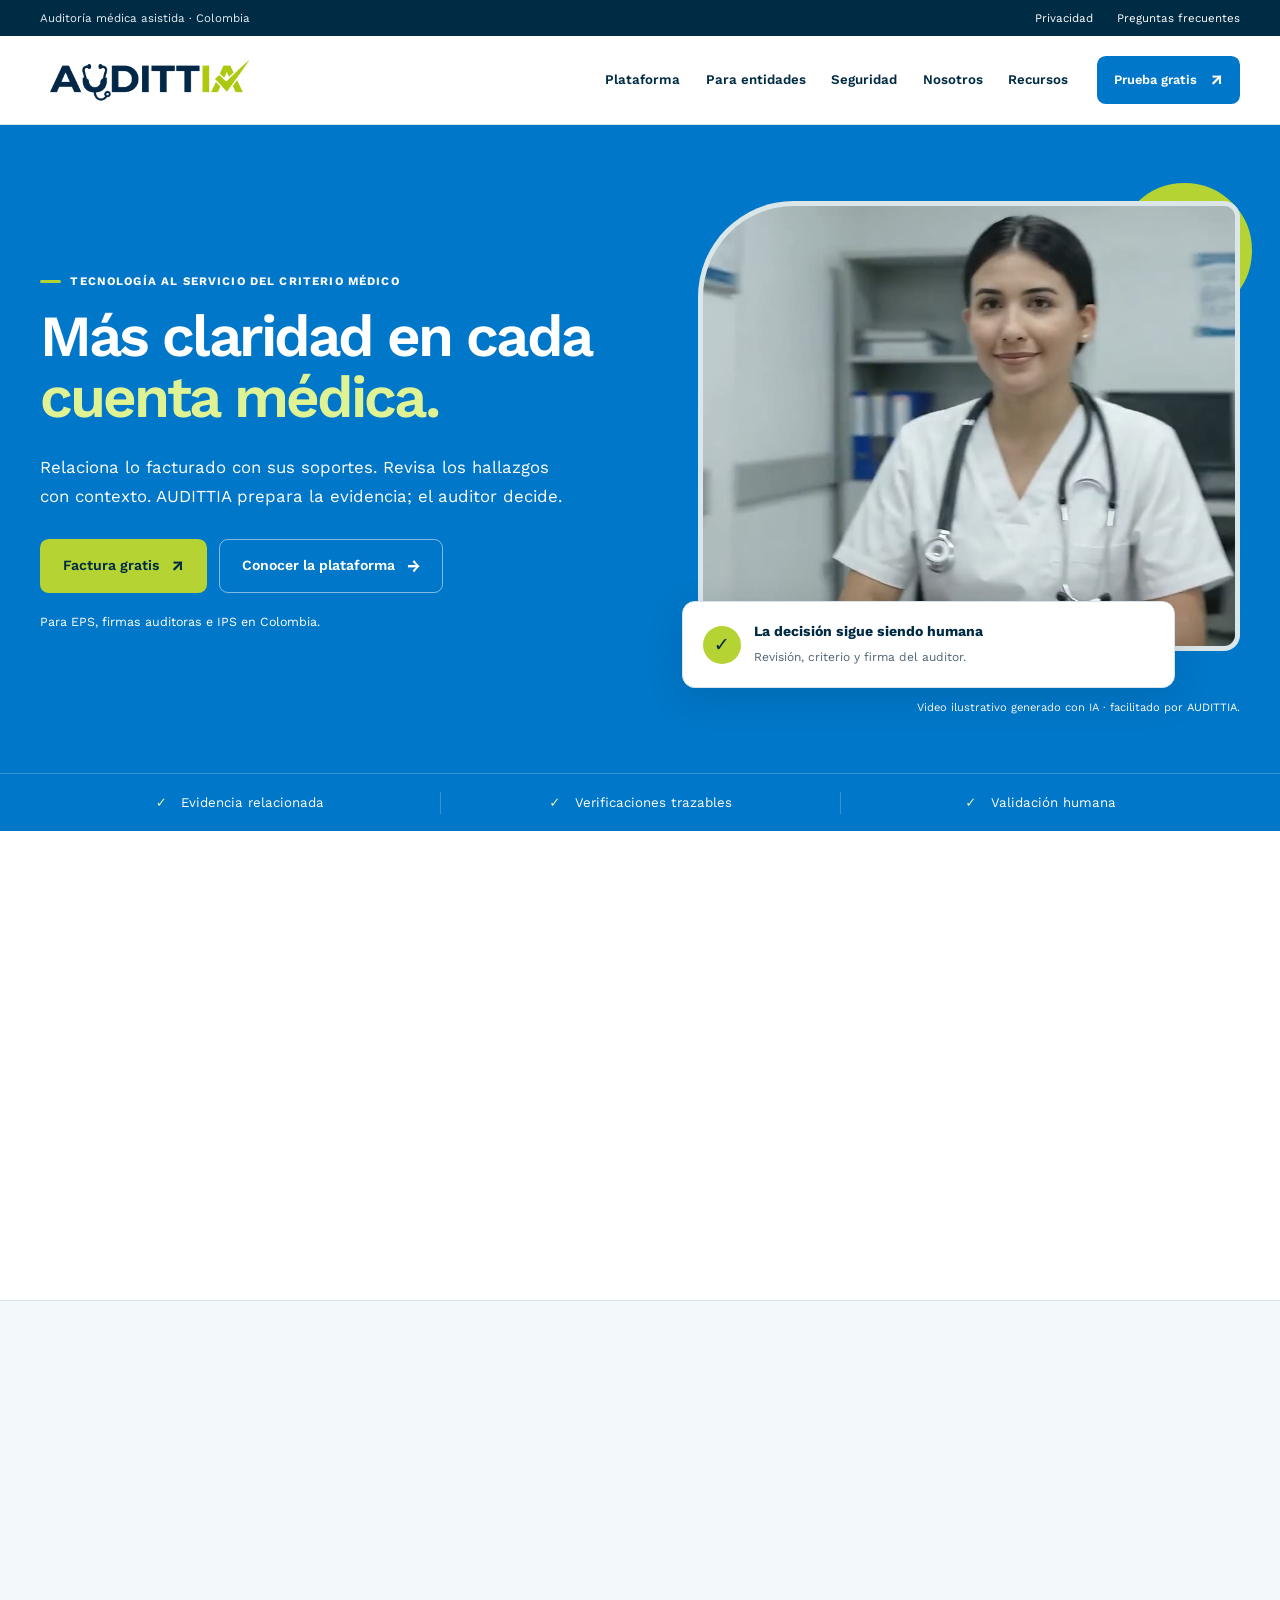
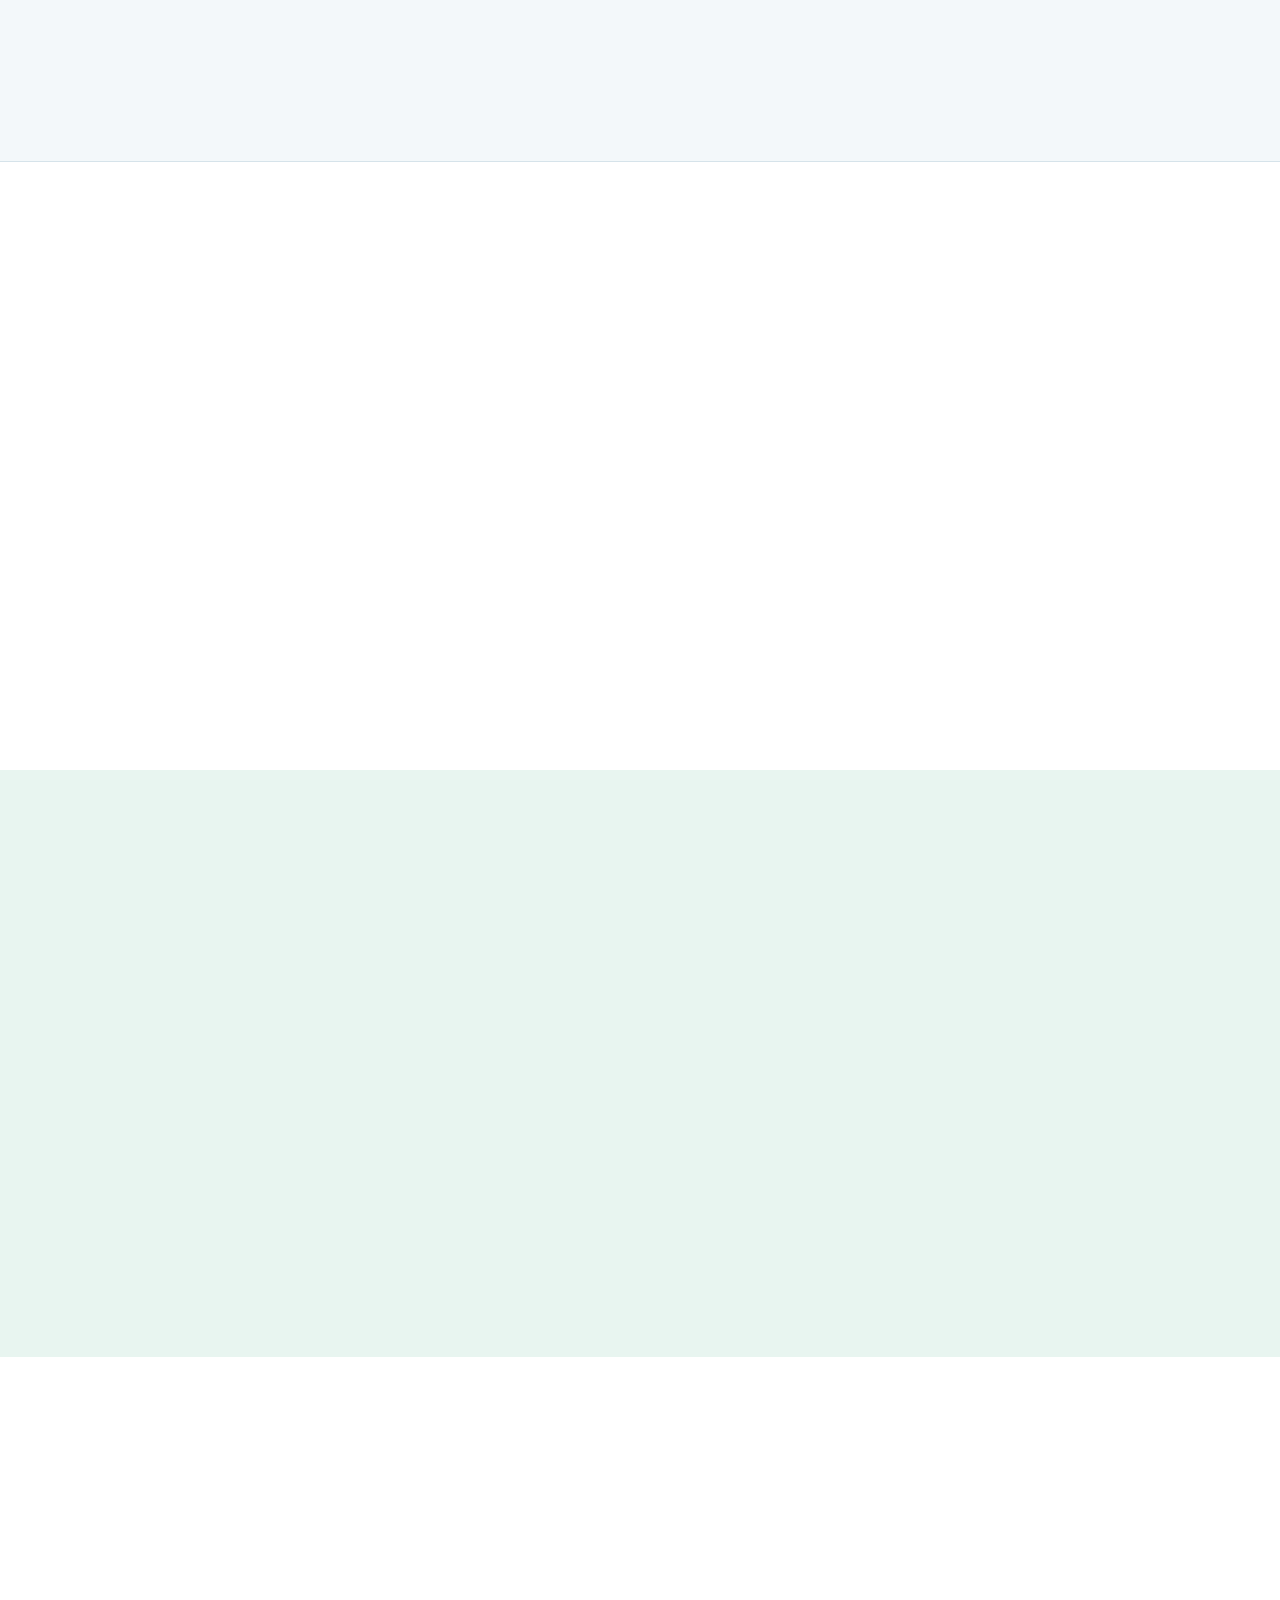
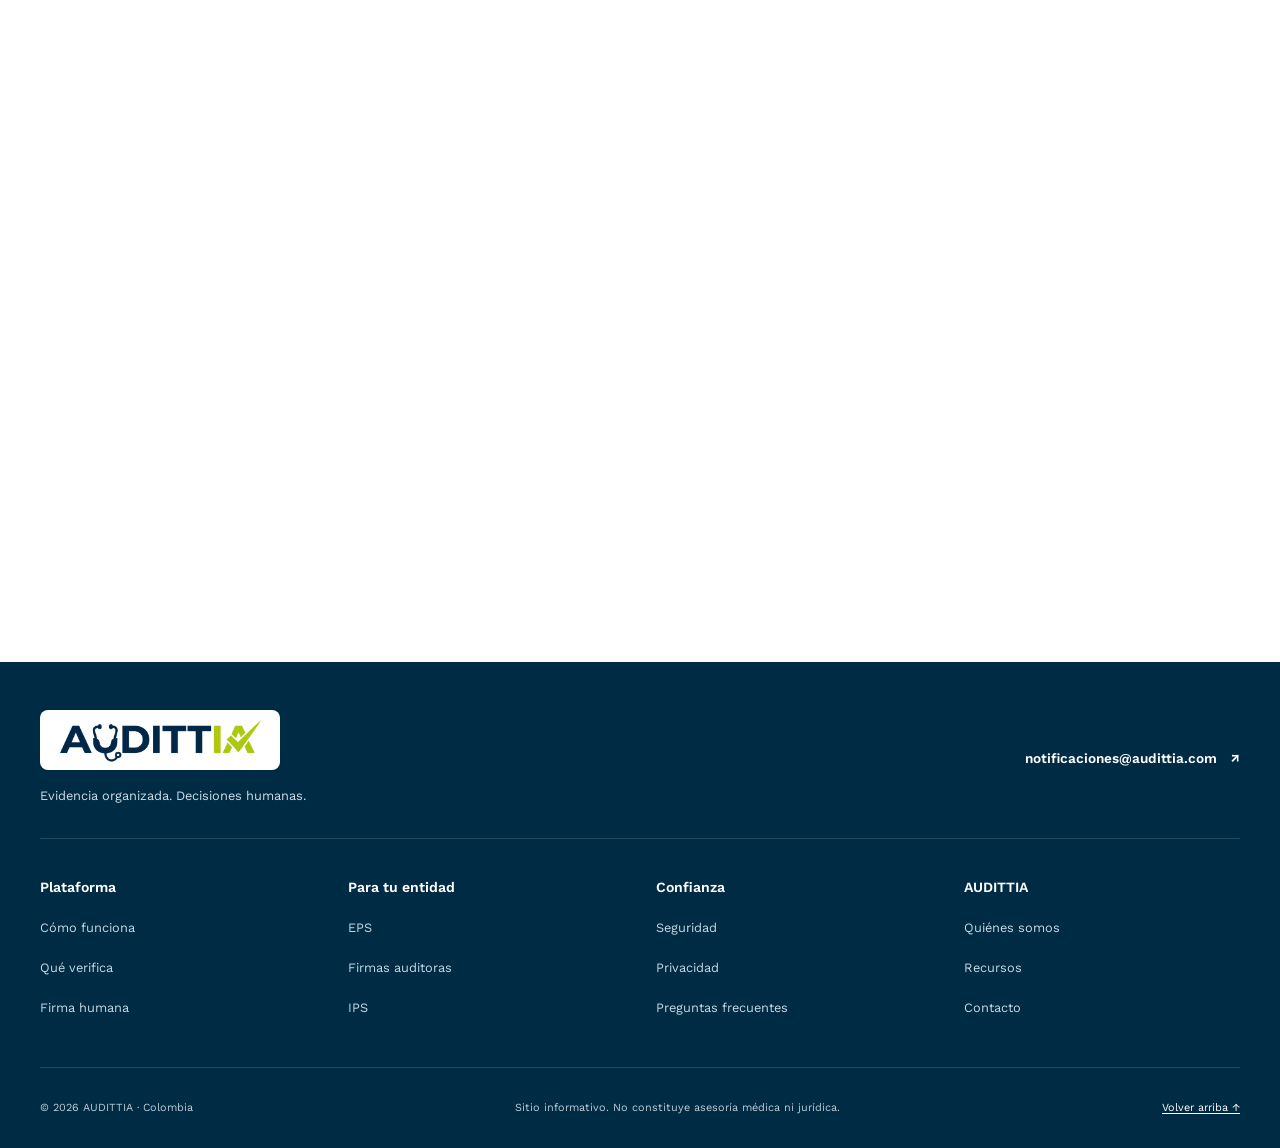
<file: index.html>
<!doctype html>
<html lang="es-CO">
<head>
  <meta charset="utf-8">
  <meta http-equiv="Content-Security-Policy" content="default-src 'self'; script-src 'self'; style-src 'self'; img-src 'self'; font-src 'self'; connect-src 'none'; object-src 'none'; base-uri 'none'; form-action 'none'; upgrade-insecure-requests">
  <meta name="referrer" content="no-referrer">
  <meta name="viewport" content="width=device-width, initial-scale=1">
  <meta name="description" content="AUDITTIA organiza expedientes y prepara verificaciones de cuentas médicas para EPS, firmas auditoras e IPS. El auditor conserva la decisión y la firma.">
  <meta name="theme-color" content="#0077c8">
  <meta property="og:title" content="AUDITTIA | Más claridad en cada cuenta médica">
  <meta property="og:description" content="Evidencia organizada. Verificaciones trazables. Decisiones humanas. Apoyo para la auditoría médica en Colombia.">
  <meta property="og:type" content="website">
  <meta property="og:locale" content="es_CO">
  <link rel="canonical" href="https://audittia.com/">
  <link rel="icon" href="assets/favicon.png" type="image/png">
  <meta property="og:url" content="https://audittia.com/">
  <meta property="og:image" content="https://audittia.com/assets/social-card.png">
  <meta property="og:image:width" content="1200">
  <meta property="og:image:height" content="630">
  <meta property="og:image:alt" content="AUDITTIA. Evidencia organizada. Decisiones humanas.">
  <meta name="twitter:card" content="summary_large_image">
  <link rel="preload" href="assets/fonts/work-sans-600.woff2" as="font" type="font/woff2" crossorigin>
  <title>AUDITTIA | Auditoría de cuentas médicas</title>
  <link rel="stylesheet" href="styles.css">
  <script src="site.js?v=mobile-video-2" defer></script>
</head>
<body>
  <a class="saltar-contenido" href="#contenido-principal">Saltar al contenido principal</a>
  <div class="barra-utilidad" role="region" aria-label="Información institucional"><div class="contenedor barra-utilidad__interior"><p>Auditoría médica asistida · Colombia</p><nav aria-label="Enlaces institucionales"><a href="privacidad.html">Privacidad</a><a href="recursos.html#preguntas">Preguntas frecuentes</a></nav></div></div>
  <header class="encabezado">
    <div class="contenedor encabezado__interior">
      <a class="marca" href="index.html" aria-label="AUDITTIA, página de inicio"><img src="assets/audittia-logo.png" width="1400" height="287" alt="AUDITTIA"></a>
      <nav class="navegacion" aria-label="Navegación principal"><ul class="navegacion__lista"><li><a href="plataforma.html">Plataforma</a></li><li><a href="para-entidades.html">Para entidades</a></li><li><a href="seguridad.html">Seguridad</a></li><li><a href="nosotros.html">Nosotros</a></li><li><a href="recursos.html">Recursos</a></li></ul></nav>
      <details class="menu-movil"><summary>Menú</summary><nav aria-label="Navegación móvil"><a href="plataforma.html">Plataforma</a><a href="para-entidades.html">Para entidades</a><a href="seguridad.html">Seguridad</a><a href="nosotros.html">Nosotros</a><a href="recursos.html">Recursos</a><a href="factura-gratis.html">Prueba gratis</a><a href="mailto:notificaciones@audittia.com">Contacto</a></nav></details>
      <!-- Activar cuando exista el servidor: <a class="boton boton--compacto" href="https://piloto.audittia.com">Ingresar</a> -->
      <a class="boton boton--compacto" href="factura-gratis.html">Prueba gratis <span aria-hidden="true">↗</span></a>
    </div>
  </header>
  <main id="contenido-principal" tabindex="-1">
    <section class="hero" aria-labelledby="titulo-principal">
      <div class="contenedor hero__interior">
        <div class="hero__contenido">
          <p class="etiqueta etiqueta--hero">Tecnología al servicio del criterio médico</p>
          <h1 id="titulo-principal">Más claridad en cada <span>cuenta médica.</span></h1>
          <p class="hero__resumen">Relaciona lo facturado con sus soportes. Revisa los hallazgos con contexto. AUDITTIA prepara la evidencia; el auditor decide.</p>
          <div class="grupo-botones"><a class="boton boton--claro" href="factura-gratis.html">Factura gratis <span aria-hidden="true">↗</span></a><a class="boton boton--contorno-claro" href="plataforma.html">Conocer la plataforma <span aria-hidden="true">→</span></a></div>
          <p class="hero__nota">Para EPS, firmas auditoras e IPS en Colombia.</p>
        </div>
        <figure class="hero__visual">
          <div class="hero__foto-marco">
            <video id="video-portada" class="hero__video" data-video-ambiental width="1280" height="720" poster="assets/medica-auditoria-poster.jpg" preload="none" muted playsinline loop aria-label="Video ilustrativo: acercamiento desde la Tierra hasta una médica en su consultorio.">
              <source src="assets/medica-auditoria-portada-mobile.mp4" type="video/mp4" media="(max-width: 760px)">
              <source src="assets/medica-auditoria-portada.mp4" type="video/mp4">
              Tu navegador no admite video. <a href="assets/medica-auditoria-portada.mp4">Ver el video de portada</a>.
            </video>
            <img class="hero__video-fallback" data-video-fallback src="assets/medica-auditoria-poster.jpg" width="1280" height="720" alt="Médica sentada en su consultorio." hidden>
          </div>
          <div class="hero__sello"><span class="icono-check" aria-hidden="true">✓</span><div><strong>La decisión sigue siendo humana</strong><span>Revisión, criterio y firma del auditor.</span></div></div>
          <figcaption>Video ilustrativo generado con IA · facilitado por AUDITTIA.</figcaption>
        </figure>
      </div>
      <div class="hero__base"><div class="contenedor"><p><span aria-hidden="true">✓</span> Evidencia relacionada</p><p><span aria-hidden="true">✓</span> Verificaciones trazables</p><p><span aria-hidden="true">✓</span> Validación humana</p></div></div>
    </section>
    <section class="seccion accesos" aria-labelledby="titulo-rutas">
      <div class="contenedor">
        <div class="encabezado-horizontal"><div><p class="etiqueta">Empieza aquí</p><h2 id="titulo-rutas">¿Qué quieres conocer?</h2></div><p>Encuentra la información que necesitas<br class="solo-escritorio"> para dar el siguiente paso.</p></div>
        <div class="accesos__rejilla">
          <a class="acceso" href="plataforma.html"><span class="acceso__icono" aria-hidden="true"><svg viewBox="0 0 24 24"><rect x="4" y="3" width="16" height="18" rx="2"/><path d="M8 8h8M8 12h8M8 16h4"/></svg></span><h3>Explorar la plataforma</h3><p>Del expediente a un borrador listo para revisar.</p><span class="acceso__flecha" aria-hidden="true">↗</span></a>
          <a class="acceso" href="para-entidades.html"><span class="acceso__icono" aria-hidden="true"><svg viewBox="0 0 24 24"><path d="M3 21V7h8v14M11 3h10v18M1 21h22M6 11h2M6 15h2M15 7h2M15 11h2M15 15h2"/></svg></span><h3>Encontrar mi perfil</h3><p>Usos para EPS, firmas auditoras y prestadores.</p><span class="acceso__flecha" aria-hidden="true">↗</span></a>
          <a class="acceso" href="seguridad.html"><span class="acceso__icono" aria-hidden="true"><svg viewBox="0 0 24 24"><path d="M12 3l8 3v6c0 5-8 9-8 9s-8-4-8-9V6zM8 12l3 3 5-6"/></svg></span><h3>Revisar la seguridad</h3><p>Alcance, responsabilidades y protección de datos.</p><span class="acceso__flecha" aria-hidden="true">↗</span></a>
        </div>
      </div>
    </section>
    <section class="seccion seccion--metodo" id="como-funciona" aria-labelledby="titulo-metodo">
      <div class="contenedor metodo-resumen">
        <div><p class="etiqueta">Un proceso conectado</p><h2 id="titulo-metodo">Del documento<br> a la decisión.</h2><p class="entradilla">Una revisión útil no termina al encontrar una diferencia. Debe mostrar de dónde viene y por qué merece atención.</p><a class="enlace-flecha" href="plataforma.html#metodo">Explora los siete pasos <span aria-hidden="true">→</span></a></div>
        <ol class="flujo-resumen">
          <li><span class="flujo-resumen__numero">01</span><div><h3>Carga el expediente</h3><p>Los PDF de la cuenta: factura, historia clínica, órdenes, autorizaciones y registros de enfermería, en una misma revisión.</p></div></li>
          <li><span class="flujo-resumen__numero">02</span><div><h3>Verifica con reglas y citas</h3><p>Reglas del instructivo de auditoría contrastan cobros, soportes y tarifas. Cada lectura clínica se comprueba contra una cita del expediente.</p></div></li>
          <li><span class="flujo-resumen__numero">03</span><div><h3>El auditor revisa, aprueba y firma</h3><p>Confirma, retira o corrige cada hallazgo. El informe definitivo se genera solo cuando el auditor lo aprueba.</p></div></li>
        </ol>
      </div>
    </section>
    <section class="seccion seccion--editorial" id="firma-humana" aria-labelledby="titulo-humano">
      <div class="contenedor editorial-personas">
        <figure class="foto-editorial">
          <div class="foto-editorial__media">
            <video id="video-equipo" data-video-ambiental width="1280" height="720" poster="assets/equipo-medico-poster.jpg" preload="none" muted playsinline loop aria-label="Video ilustrativo de profesionales médicos conversando en equipo.">
              <source src="assets/equipo-medico-video-mobile.mp4" type="video/mp4" media="(max-width: 760px)">
              <source src="assets/equipo-medico-video.mp4" type="video/mp4">
              Tu navegador no admite video. <a href="assets/equipo-medico-video.mp4">Ver el video del equipo médico</a>.
            </video>
            <img data-video-fallback src="assets/equipo-medico-poster.jpg" width="1280" height="720" loading="lazy" alt="Profesionales médicos reunidos en un consultorio." hidden>
          </div>
          <figcaption>Video ilustrativo generado con IA; no representa al equipo ni a clientes de AUDITTIA.</figcaption>
        </figure>
        <div><p class="etiqueta">La tecnología acompaña. El criterio permanece.</p><h2 id="titulo-humano">Más contexto para quien toma la decisión.</h2><p>La auditoría médica requiere experiencia, responsabilidad y una lectura completa del caso. AUDITTIA ayuda a organizar el trabajo sin reemplazar esa mirada profesional.</p><ul class="lista-verificada"><li>Hallazgos vinculados a su soporte.</li><li>Observaciones que se pueden revisar y corregir.</li><li>Sin informe definitivo antes de la aprobación humana.</li></ul><a class="enlace-flecha" href="nosotros.html">Conoce el origen de AUDITTIA <span aria-hidden="true">→</span></a></div>
      </div>
    </section>
    <section class="seccion seccion--audiencias" id="para-quien" aria-labelledby="titulo-entidades">
      <div class="contenedor">
        <div class="encabezado-horizontal"><div><p class="etiqueta">Tu equipo, tu contexto</p><h2 id="titulo-entidades">Una base común.<br>Tres formas de trabajar.</h2></div><a class="enlace-flecha" href="para-entidades.html">Ver usos por entidad <span aria-hidden="true">→</span></a></div>
        <div class="tarjetas-entidad">
          <article><span class="sigla">EPS</span><h3>Entidades responsables del pago</h3><p>Organiza las cuentas recibidas y conserva el sustento de cada observación.</p><a class="enlace-flecha" href="para-entidades.html#eps">Explorar para EPS <span aria-hidden="true">→</span></a></article>
          <article><span class="sigla">Firmas</span><h3>Equipos de auditoría</h3><p>Comparte una secuencia de revisión sin perder el criterio de cada profesional.</p><a class="enlace-flecha" href="para-entidades.html#firmas">Explorar para firmas <span aria-hidden="true">→</span></a></article>
          <article><span class="sigla">IPS</span><h3>Prestadores de salud</h3><p>Busca diferencias y soportes faltantes antes de presentar una cuenta.</p><a class="enlace-flecha" href="para-entidades.html#ips">Explorar para IPS <span aria-hidden="true">→</span></a></article>
        </div>
      </div>
    </section>
    <section class="seccion" aria-labelledby="titulo-preguntas">
      <div class="contenedor preguntas-inicio">
        <div><p class="etiqueta">Antes de empezar</p><h2 id="titulo-preguntas">Hablemos con claridad.</h2><p>El alcance de la plataforma, el papel del auditor y lo que necesitas para conversar con nosotros.</p><a class="enlace-flecha" href="recursos.html#preguntas">Todas las preguntas <span aria-hidden="true">→</span></a></div>
        <div class="preguntas" id="preguntas">
          <details><summary>¿AUDITTIA reemplaza al auditor médico?</summary><div class="pregunta__respuesta"><p>No. Prepara verificaciones y un borrador. El auditor revisa los hallazgos, incorpora el contexto y mantiene la decisión y la firma.</p></div></details>
          <details><summary>¿Cómo se manejan los datos sensibles?</summary><div class="pregunta__respuesta"><p>El motor sustituye los identificadores antes del análisis y bloquea cualquier envío a la IA en el que detecte un dato personal. El proveedor de IA tiene activada la retención cero para las funciones que usamos. Cada entidad ve solo su información, y antes del primer cliente se acuerdan por escrito las condiciones de tratamiento. Consulta el <a href="seguridad.html">detalle de seguridad</a>. Este sitio no recibe documentos de pacientes.</p></div></details>
          <details id="ahorro-tiempo"><summary>¿Cuánto tiempo puede ahorrar mi equipo?</summary><div class="pregunta__respuesta"><p>Depende del tipo de cuenta, sus soportes y el proceso actual. No publicamos porcentajes sin mediciones verificadas. Podemos conversar sobre qué parte de tu flujo necesita apoyo.</p></div></details>
          <details><summary>¿Cómo pruebo la plataforma?</summary><div class="pregunta__respuesta"><p>Con una factura tuya, gratis: la auditamos completa, con su contrato, soportes y anexos, y recibes el informe para compararlo con el de tu equipo. Antes firmamos un acuerdo de tratamiento de datos; no envíes la factura por correo. <a href="factura-gratis.html">Mira cómo solicitarla</a>. Para aprender a usar la plataforma está el tutorial: cuentas inventadas en las que practicas cuando quieras, desde la bandeja hasta la aprobación. <a href="mailto:notificaciones@audittia.com?subject=Acceso%20al%20tutorial%20de%20AUDITTIA&body=Nombre%3A%0ACargo%3A%0AEntidad%3A%0ACuentas%20m%C3%A9dicas%20al%20mes%20%28aprox.%29%3A%0A%0ANo%20incluyas%20datos%20de%20pacientes.%0A">Pide tu acceso al tutorial</a>.</p></div></details>
          <details><summary>¿Qué debo compartir en el primer contacto?</summary><div class="pregunta__respuesta"><p>El tipo de entidad, el tamaño del equipo y una descripción general del proceso. No envíes historias clínicas, datos personales de pacientes ni expedientes por este canal.</p></div></details>
        </div>
      </div>
    </section>
    <section class="seccion seccion--contacto" id="contacto" aria-labelledby="titulo-contacto">
      <div class="contenedor contacto"><div><p class="etiqueta">El siguiente paso empieza con una conversación</p><h2 id="titulo-contacto">Una mejor revisión comienza por entender tu proceso.</h2><p>Cuéntanos cómo trabaja tu equipo y qué necesita resolver.</p><a class="contacto__correo" href="mailto:notificaciones@audittia.com">notificaciones@audittia.com</a></div><div class="contacto__accion"><a class="boton boton--claro" href="mailto:notificaciones@audittia.com?subject=Conversemos%20sobre%20AUDITTIA">Conversemos por correo <span aria-hidden="true">↗</span></a><small>Sin compartir datos de pacientes.</small></div></div>
    </section>
  </main>
  <footer class="pie"><div class="contenedor">
    <div class="pie__cabecera"><div><p class="pie__marca"><img src="assets/audittia-logo.png" width="1400" height="287" alt="AUDITTIA"></p><p>Evidencia organizada. Decisiones humanas.</p></div><a class="enlace-flecha" href="mailto:notificaciones@audittia.com">notificaciones@audittia.com <span aria-hidden="true">↗</span></a></div>
    <div class="pie__rejilla"><section><h2>Plataforma</h2><a href="plataforma.html#metodo">Cómo funciona</a><a href="plataforma.html#verificaciones">Qué verifica</a><a href="plataforma.html#firma-humana">Firma humana</a></section><section><h2>Para tu entidad</h2><a href="para-entidades.html#eps">EPS</a><a href="para-entidades.html#firmas">Firmas auditoras</a><a href="para-entidades.html#ips">IPS</a></section><section><h2>Confianza</h2><a href="seguridad.html">Seguridad</a><a href="privacidad.html">Privacidad</a><a href="recursos.html#preguntas">Preguntas frecuentes</a></section><section><h2>AUDITTIA</h2><a href="nosotros.html">Quiénes somos</a><a href="recursos.html">Recursos</a><a href="mailto:notificaciones@audittia.com">Contacto</a></section></div>
    <div class="pie__aviso"><p>© 2026 AUDITTIA · Colombia</p><p>Sitio informativo. No constituye asesoría médica ni jurídica.</p><a href="#contenido-principal">Volver arriba ↑</a></div>
  </div></footer>
</body>
</html>
</file>
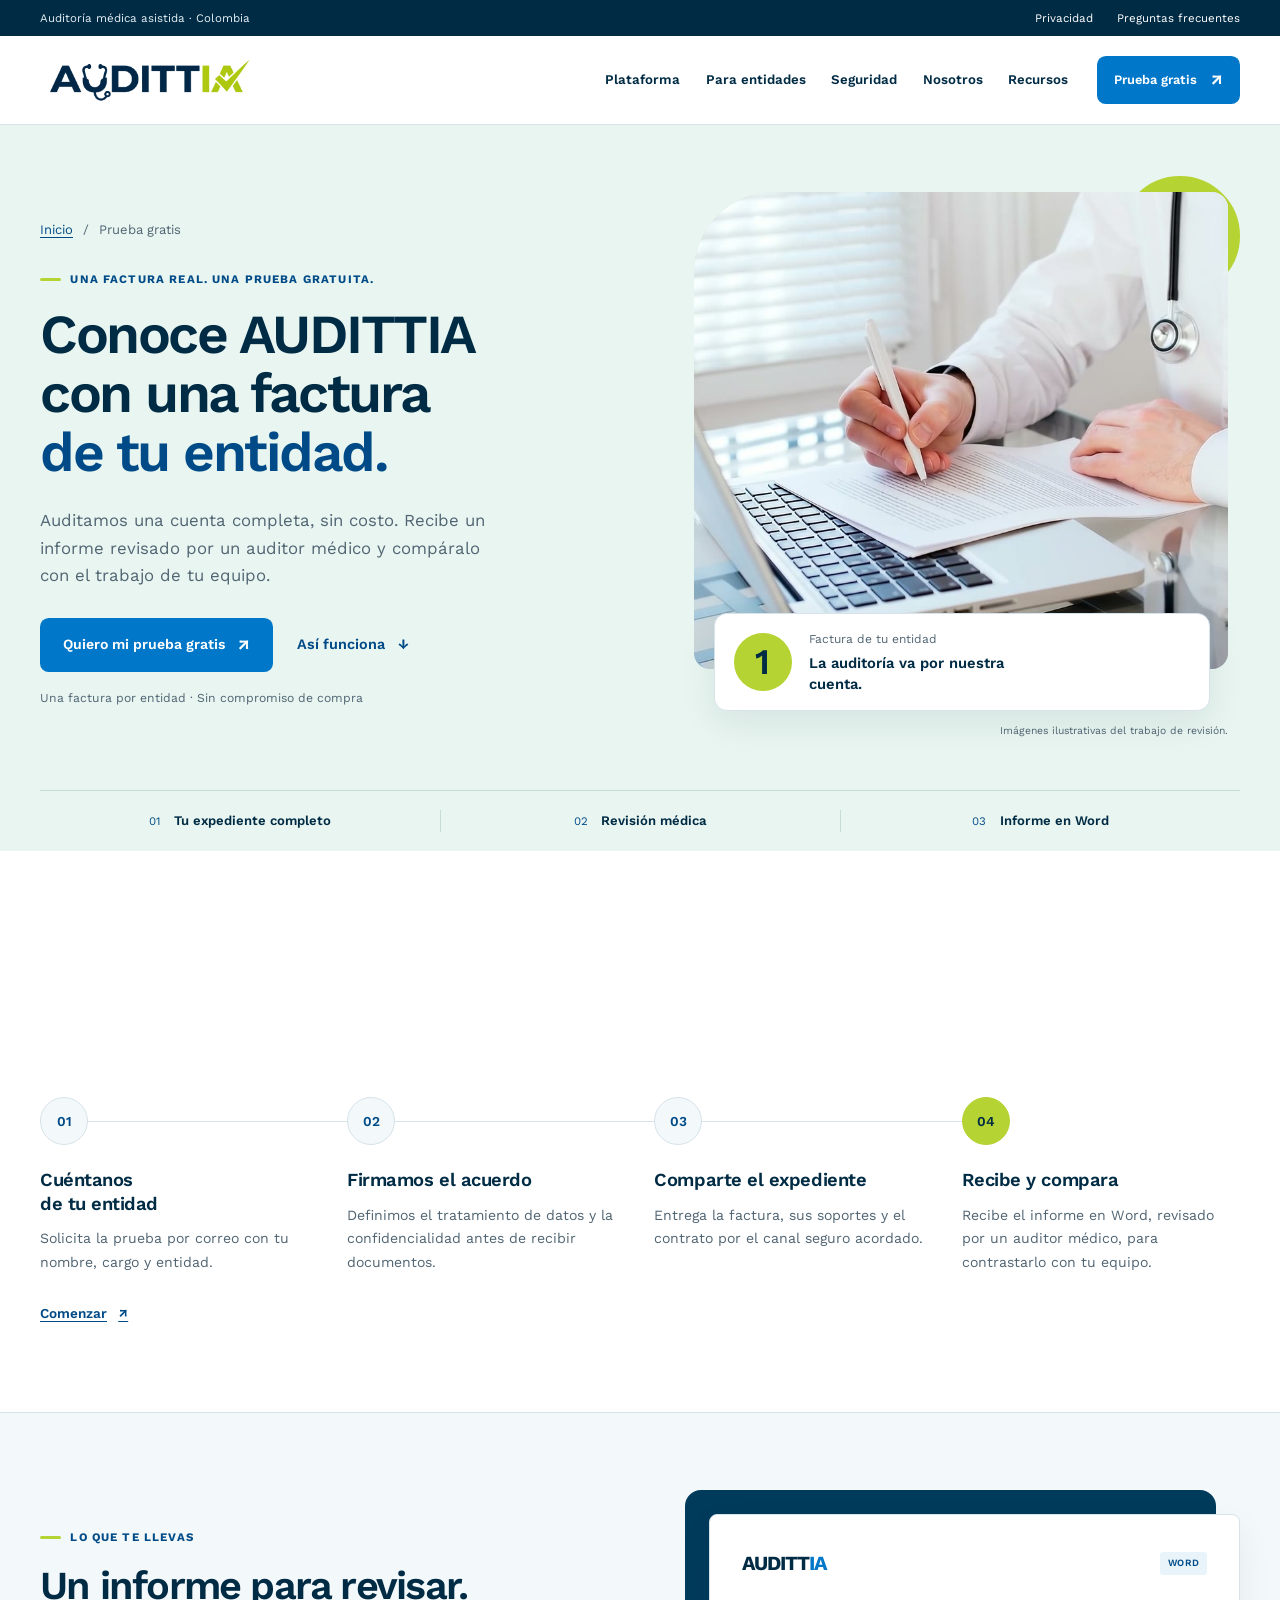
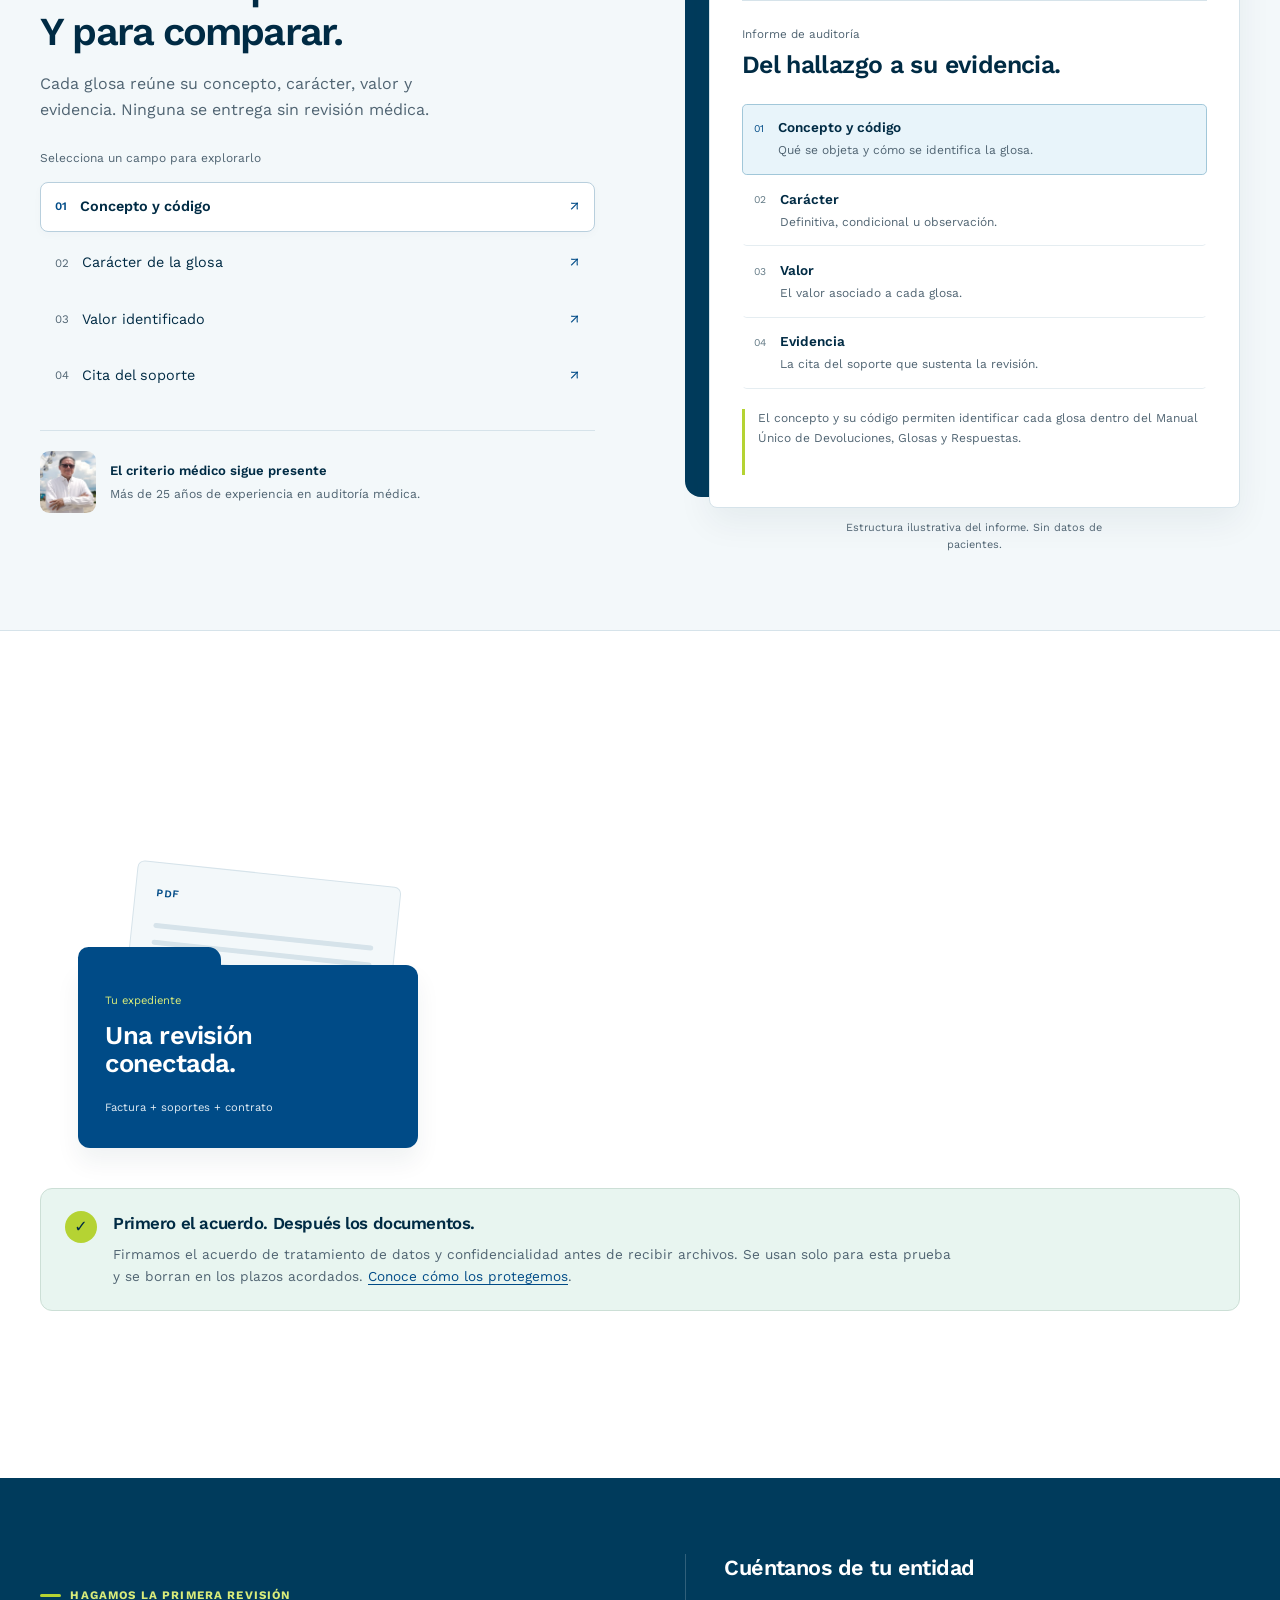
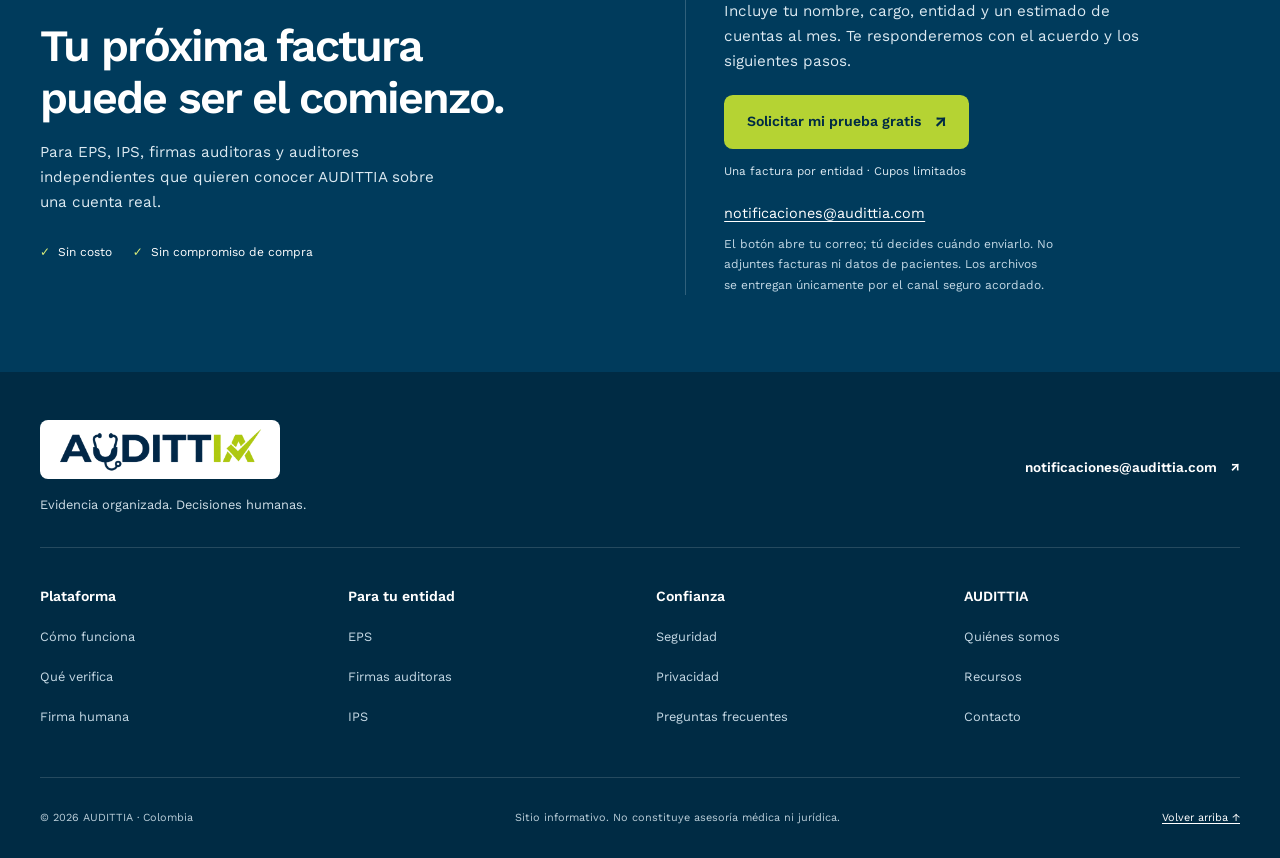
<file: factura-gratis.html>
<!doctype html>
<html lang="es-CO">
<head>
  <meta charset="utf-8">
  <meta http-equiv="Content-Security-Policy" content="default-src 'self'; script-src 'self'; style-src 'self'; img-src 'self'; font-src 'self'; connect-src 'none'; object-src 'none'; base-uri 'none'; form-action 'none'; upgrade-insecure-requests">
  <meta name="referrer" content="no-referrer">
  <meta name="viewport" content="width=device-width, initial-scale=1">
  <meta name="description" content="AUDITTIA audita gratis una factura de tu entidad, con sus soportes, anexos y contrato. Qué normas aplicamos y qué se necesita para la prueba.">
  <meta name="theme-color" content="#0077c8">
  <meta property="og:title" content="Una factura gratis | AUDITTIA">
  <meta property="og:description" content="Auditamos gratis una factura real de tu entidad, bajo la normativa colombiana de glosas, con acuerdo de tratamiento de datos.">
  <meta property="og:type" content="website">
  <meta property="og:locale" content="es_CO">
  <link rel="canonical" href="https://audittia.com/factura-gratis.html">
  <link rel="icon" href="assets/favicon.png" type="image/png">
  <meta property="og:url" content="https://audittia.com/factura-gratis.html">
  <meta property="og:image" content="https://audittia.com/assets/social-card.png">
  <meta property="og:image:width" content="1200">
  <meta property="og:image:height" content="630">
  <meta property="og:image:alt" content="AUDITTIA. Evidencia organizada. Decisiones humanas.">
  <meta name="twitter:card" content="summary_large_image">
  <link rel="preload" href="assets/fonts/work-sans-600.woff2" as="font" type="font/woff2" crossorigin>
  <title>Una factura gratis | AUDITTIA</title>
  <link rel="stylesheet" href="styles.css?v=3fede532e358">
  <link rel="stylesheet" href="interiores.css?v=38b7fb4cb578">
  <link rel="stylesheet" href="factura-gratis.css?v=82b71cadd0a2">
  <script src="site.js?v=mobile-video-2" defer></script>
  <script src="factura-gratis.js?v=1c3f39f848ad" defer></script>
</head>
<body class="pagina-prueba">
  <!-- Accesibilidad -->
  <a class="saltar-contenido" href="#contenido-principal">Saltar al contenido principal</a>

  <div class="barra-utilidad" role="region" aria-label="Información institucional"><div class="contenedor barra-utilidad__interior"><p>Auditoría médica asistida · Colombia</p><nav aria-label="Enlaces institucionales"><a href="privacidad.html">Privacidad</a><a href="recursos.html#preguntas">Preguntas frecuentes</a></nav></div></div>
  <header class="encabezado">
    <div class="contenedor encabezado__interior">
      <a class="marca" href="index.html" aria-label="AUDITTIA, página de inicio"><img src="assets/audittia-logo.png" width="1400" height="287" alt="AUDITTIA"></a>
      <nav class="navegacion" aria-label="Navegación principal"><ul class="navegacion__lista"><li><a href="plataforma.html">Plataforma</a></li><li><a href="para-entidades.html">Para entidades</a></li><li><a href="seguridad.html">Seguridad</a></li><li><a href="nosotros.html">Nosotros</a></li><li><a href="recursos.html">Recursos</a></li></ul></nav>
      <details class="menu-movil"><summary>Menú</summary><nav aria-label="Navegación móvil"><a href="plataforma.html">Plataforma</a><a href="para-entidades.html">Para entidades</a><a href="seguridad.html">Seguridad</a><a href="nosotros.html">Nosotros</a><a href="recursos.html">Recursos</a><a href="factura-gratis.html" aria-current="page">Prueba gratis</a><a href="mailto:notificaciones@audittia.com">Contacto</a></nav></details>
      <!-- Activar cuando exista el servidor: <a class="boton boton--compacto" href="https://piloto.audittia.com">Ingresar</a> -->
      <a class="boton boton--compacto" href="factura-gratis.html" aria-current="page">Prueba gratis <span aria-hidden="true">↗</span></a>
    </div>
  </header>

  <main id="contenido-principal" tabindex="-1">
    <section class="hero-pagina prueba-hero" aria-labelledby="titulo-factura">
      <div class="contenedor prueba-hero__rejilla">
        <div class="prueba-hero__texto">
          <nav class="migas" aria-label="Migas de pan"><a href="index.html">Inicio</a><span aria-hidden="true">/</span><span>Prueba gratis</span></nav>
          <p class="etiqueta">Una factura real. Una prueba gratuita.</p>
          <h1 id="titulo-factura">Conoce AUDITTIA con una factura <span>de tu entidad.</span></h1>
          <p class="prueba-hero__resumen">Auditamos una cuenta completa, sin costo. Recibe un informe revisado por un auditor médico y compáralo con el trabajo de tu equipo.</p>
          <div class="grupo-botones"><a class="boton" href="#solicitar">Quiero mi prueba gratis <span aria-hidden="true">↗</span></a><a class="enlace-flecha" href="#titulo-prueba">Así funciona <span aria-hidden="true">↓</span></a></div>
          <p class="prueba-hero__nota">Una factura por entidad · Sin compromiso de compra</p>
        </div>
        <figure class="prueba-visual">
          <div class="prueba-visual__marco">
            <video data-video-ambiental width="1280" height="720" poster="assets/auditor-escribiendo-poster.jpg" preload="none" muted playsinline loop aria-label="Video ilustrativo de un profesional médico revisando documentos junto a un portátil.">
              <source src="assets/auditor-escribiendo-video-mobile.mp4" type="video/mp4" media="(max-width: 760px)">
              <source src="assets/auditor-escribiendo-video.mp4" type="video/mp4">
              Tu navegador no admite video. <a href="assets/auditor-escribiendo-video.mp4">Ver el video</a>.
            </video>
            <img data-video-fallback src="assets/auditor-escribiendo-poster.jpg" width="1280" height="720" alt="Profesional médico revisando documentos junto a un portátil." hidden>
          </div>
          <div class="prueba-visual__sello"><strong>1</strong><div><span>Factura de tu entidad</span><b>La auditoría va por nuestra cuenta.</b></div></div>
          <figcaption>Imágenes ilustrativas del trabajo de revisión.</figcaption>
        </figure>
      </div>
      <div class="contenedor prueba-confianza" aria-label="Qué incluye tu prueba"><p><span aria-hidden="true">01</span> Tu expediente completo</p><p><span aria-hidden="true">02</span> Revisión médica</p><p><span aria-hidden="true">03</span> Informe en Word</p></div>
    </section>

    <section class="seccion prueba-proceso" aria-labelledby="titulo-prueba">
      <div class="contenedor">
        <div class="encabezado-horizontal"><div><p class="etiqueta">De la solicitud al resultado</p><h2 id="titulo-prueba">Un primer paso.<br>Cuatro momentos claros.</h2></div><p>Te acompañamos desde el primer contacto hasta la entrega del informe.</p></div>
        <ol class="prueba-ruta">
          <li data-prueba-entrada><span class="prueba-ruta__numero">01</span><h3>Cuéntanos de tu entidad</h3><p>Solicita la prueba por correo con tu nombre, cargo y entidad.</p><a href="#solicitar">Comenzar <span aria-hidden="true">↗</span></a></li>
          <li data-prueba-entrada><span class="prueba-ruta__numero">02</span><h3>Firmamos el acuerdo</h3><p>Definimos el tratamiento de datos y la confidencialidad antes de recibir documentos.</p></li>
          <li data-prueba-entrada><span class="prueba-ruta__numero">03</span><h3>Comparte el expediente</h3><p>Entrega la factura, sus soportes y el contrato por el canal seguro acordado.</p></li>
          <li data-prueba-entrada><span class="prueba-ruta__numero">04</span><h3>Recibe y compara</h3><p>Recibe el informe en Word, revisado por un auditor médico, para contrastarlo con tu equipo.</p></li>
        </ol>
      </div>
    </section>

    <section class="seccion prueba-resultado" aria-labelledby="titulo-resultado">
      <div class="contenedor prueba-explorador">
        <div class="prueba-resultado__texto">
          <p class="etiqueta">Lo que te llevas</p>
          <h2 id="titulo-resultado">Un informe para revisar.<br>Y para comparar.</h2>
          <p>Cada glosa reúne su concepto, carácter, valor y evidencia. Ninguna se entrega sin revisión médica.</p>
          <div class="prueba-selector" role="group" aria-label="Explorar los campos del informe" hidden>
            <p class="prueba-selector__ayuda">Selecciona un campo para explorarlo</p>
            <button type="button" data-campo="concepto" aria-pressed="true" aria-controls="campo-concepto"><span>01</span> Concepto y código <b aria-hidden="true">↗</b></button>
            <button type="button" data-campo="caracter" aria-pressed="false" aria-controls="campo-caracter"><span>02</span> Carácter de la glosa <b aria-hidden="true">↗</b></button>
            <button type="button" data-campo="valor" aria-pressed="false" aria-controls="campo-valor"><span>03</span> Valor identificado <b aria-hidden="true">↗</b></button>
            <button type="button" data-campo="soporte" aria-pressed="false" aria-controls="campo-soporte"><span>04</span> Cita del soporte <b aria-hidden="true">↗</b></button>
          </div>
          <div class="prueba-respaldo"><img src="assets/carlos-retrato.webp" width="480" height="600" alt="Carlos, auditor médico de AUDITTIA." loading="lazy" decoding="async"><p><strong>El criterio médico sigue presente</strong><span>Más de 25 años de experiencia en auditoría médica.</span></p></div>
        </div>
        <figure class="prueba-informe" data-prueba-entrada>
          <div class="prueba-papel">
            <div class="prueba-papel__cabecera"><span>AUDITT<span class="prueba-papel__ia">IA</span></span><span class="prueba-formato">WORD</span></div>
            <p class="prueba-papel__kicker">Informe de auditoría</p><h3>Del hallazgo a su evidencia.</h3>
            <div class="prueba-campo" id="campo-concepto" data-informe-campo="concepto"><span>01</span><div><h4>Concepto y código</h4><p>Qué se objeta y cómo se identifica la glosa.</p></div></div>
            <div class="prueba-campo" id="campo-caracter" data-informe-campo="caracter"><span>02</span><div><h4>Carácter</h4><p>Definitiva, condicional u observación.</p></div></div>
            <div class="prueba-campo" id="campo-valor" data-informe-campo="valor"><span>03</span><div><h4>Valor</h4><p>El valor asociado a cada glosa.</p></div></div>
            <div class="prueba-campo" id="campo-soporte" data-informe-campo="soporte"><span>04</span><div><h4>Evidencia</h4><p>La cita del soporte que sustenta la revisión.</p></div></div>
            <p class="prueba-papel__nota" aria-live="polite" data-informe-nota>El informe conecta cada glosa con su evidencia para que tu equipo pueda revisarla.</p>
          </div>
          <figcaption>Estructura ilustrativa del informe. Sin datos de pacientes.</figcaption>
        </figure>
      </div>
    </section>

    <section class="seccion prueba-documentos" aria-labelledby="que-incluye">
      <div class="contenedor">
        <div class="encabezado-horizontal"><div><p class="etiqueta">Prepara tu primera cuenta</p><h2 id="que-incluye">Una factura.<br>Todo su contexto.</h2></div><p>La prueba incluye una sola factura por entidad, acompañada de sus soportes, anexos y contrato en PDF.</p></div>
        <div class="prueba-documentos__rejilla">
          <div class="prueba-expediente" aria-hidden="true" data-prueba-entrada><div class="prueba-expediente__hoja"><span>PDF</span><i></i><i></i><i></i></div><div class="prueba-expediente__carpeta"><span>Tu expediente</span><strong>Una revisión<br>conectada.</strong><small>Factura + soportes + contrato</small></div></div>
          <div class="preguntas prueba-lista">
            <details open><summary>Factura y detalle de cargos</summary><div class="pregunta__respuesta"><p>La factura completa y el detalle de los servicios, medicamentos e insumos cobrados.</p></div></details>
            <details><summary>Historia clínica y soportes</summary><div class="pregunta__respuesta"><p>Historia clínica y epicrisis; órdenes médicas; registros de administración de medicamentos e insumos; descripciones quirúrgicas; informes de apoyo diagnóstico y autorizaciones.</p></div></details>
            <details><summary>Contrato y tarifas</summary><div class="pregunta__respuesta"><p>El contrato entre las partes y su anexo de tarifas vigente, con las condiciones que aplican a la cuenta.</p></div></details>
          </div>
        </div>
        <div class="prueba-acuerdo" id="requisitos"><span class="prueba-acuerdo__icono" aria-hidden="true">✓</span><div><h3>Primero el acuerdo. Después los documentos.</h3><p>Firmamos el acuerdo de tratamiento de datos y confidencialidad antes de recibir archivos. Se usan solo para esta prueba y se borran en los plazos acordados. <a href="seguridad.html">Conoce cómo los protegemos</a>.</p></div></div>
        <div class="preguntas prueba-normas">
          <details><summary id="normas">Consulta las normas y condiciones de la auditoría</summary><div class="pregunta__respuesta">
            <p>La auditoría sigue la normativa colombiana de cuentas médicas y glosas, junto con el instructivo de nuestro auditor médico:</p>
            <ul>
            <li><strong>Ley 1438 de 2011, artículo 57:</strong> el trámite de glosas entre pagadores y prestadores.</li>
            <li><strong>Resolución 2284 de 2023:</strong> el Manual Único de Devoluciones, Glosas y Respuestas. Cada glosa del informe lleva su concepto y código.</li>
            <li><strong>Decreto 780 de 2016</strong>, Único Reglamentario del Sector Salud, y su Anexo Técnico 1 (Manual Tarifario SOAT, que proviene del Decreto 2423 de 1996), liquidado con la UVB del año.</li>
            <li><strong>Manual Tarifario ISS 2001</strong>, cuando el contrato lo pacta, y siempre las tarifas y condiciones del contrato entre las partes.</li>
            <li><strong>Precios regulados de medicamentos</strong> de la Comisión Nacional de Precios de Medicamentos y Dispositivos Médicos.</li>
            <li><strong>Resolución 3100 de 2019:</strong> la habilitación de servicios, verificada en el REPS.</li>
            <li><strong>Resolución 1995 de 1999:</strong> el manejo de la historia clínica, que es el soporte de lo facturado.</li>
          </ul>
            <p>El acuerdo de tratamiento de datos y confidencialidad se formaliza conforme a la Ley 1581 de 2012 y sus decretos reglamentarios. Sin acuerdo firmado no recibimos documentos.</p>
          </div></details>
        </div>
      </div>
    </section>

    <section class="seccion prueba-solicitud" id="solicitar" aria-labelledby="titulo-solicitud">
      <div class="contenedor prueba-solicitud__rejilla" data-prueba-entrada>
        <div><p class="etiqueta">Hagamos la primera revisión</p><h2 id="titulo-solicitud">Tu próxima factura puede ser el comienzo.</h2><p>Para EPS, IPS, firmas auditoras y auditores independientes que quieren conocer AUDITTIA sobre una cuenta real.</p><div class="prueba-condiciones"><span>Sin costo</span><span>Sin compromiso de compra</span></div></div>
        <div class="prueba-solicitud__accion"><h3>Cuéntanos de tu entidad</h3><p>Incluye tu nombre, cargo, entidad y un estimado de cuentas al mes. Te responderemos con el acuerdo y los siguientes pasos.</p><a class="boton boton--claro" href="mailto:notificaciones@audittia.com?subject=Prueba%20gratis%20de%20AUDITTIA&body=Estoy%20interesado%20en%20una%20prueba%20gratis%20de%20AUDITTIA.%0A%0ANombre%3A%0ACargo%3A%0AEntidad%3A%0ACuentas%20m%C3%A9dicas%20al%20mes%20%28aprox.%29%3A%0A%0A%28No%20adjuntes%20la%20factura%20ni%20datos%20de%20pacientes%3A%20primero%20firmamos%20el%20acuerdo%20de%20tratamiento%20de%20datos.%29%0A">Solicitar mi prueba gratis <span aria-hidden="true">↗</span></a><span class="prueba-cupos">Una factura por entidad · Cupos limitados</span><a class="prueba-correo" href="mailto:notificaciones@audittia.com">notificaciones@audittia.com</a><p class="prueba-envio">El botón abre tu correo; tú decides cuándo enviarlo. No adjuntes facturas ni datos de pacientes. Los archivos se entregan únicamente por el canal seguro acordado.</p></div>
      </div>
    </section>
  </main>

  <!-- Pie de página -->
  <footer class="pie"><div class="contenedor">
    <div class="pie__cabecera"><div><p class="pie__marca"><img src="assets/audittia-logo.png" width="1400" height="287" alt="AUDITTIA"></p><p>Evidencia organizada. Decisiones humanas.</p></div><a class="enlace-flecha" href="mailto:notificaciones@audittia.com">notificaciones@audittia.com <span aria-hidden="true">↗</span></a></div>
    <div class="pie__rejilla"><section><h2>Plataforma</h2><a href="plataforma.html#metodo">Cómo funciona</a><a href="plataforma.html#verificaciones">Qué verifica</a><a href="plataforma.html#firma-humana">Firma humana</a></section><section><h2>Para tu entidad</h2><a href="para-entidades.html#eps">EPS</a><a href="para-entidades.html#firmas">Firmas auditoras</a><a href="para-entidades.html#ips">IPS</a></section><section><h2>Confianza</h2><a href="seguridad.html">Seguridad</a><a href="privacidad.html">Privacidad</a><a href="recursos.html#preguntas">Preguntas frecuentes</a></section><section><h2>AUDITTIA</h2><a href="nosotros.html">Quiénes somos</a><a href="recursos.html">Recursos</a><a href="mailto:notificaciones@audittia.com">Contacto</a></section></div>
    <div class="pie__aviso"><p>© 2026 AUDITTIA · Colombia</p><p>Sitio informativo. No constituye asesoría médica ni jurídica.</p><a href="#contenido-principal">Volver arriba ↑</a></div>
  </div></footer>
</body>
</html>
</file>
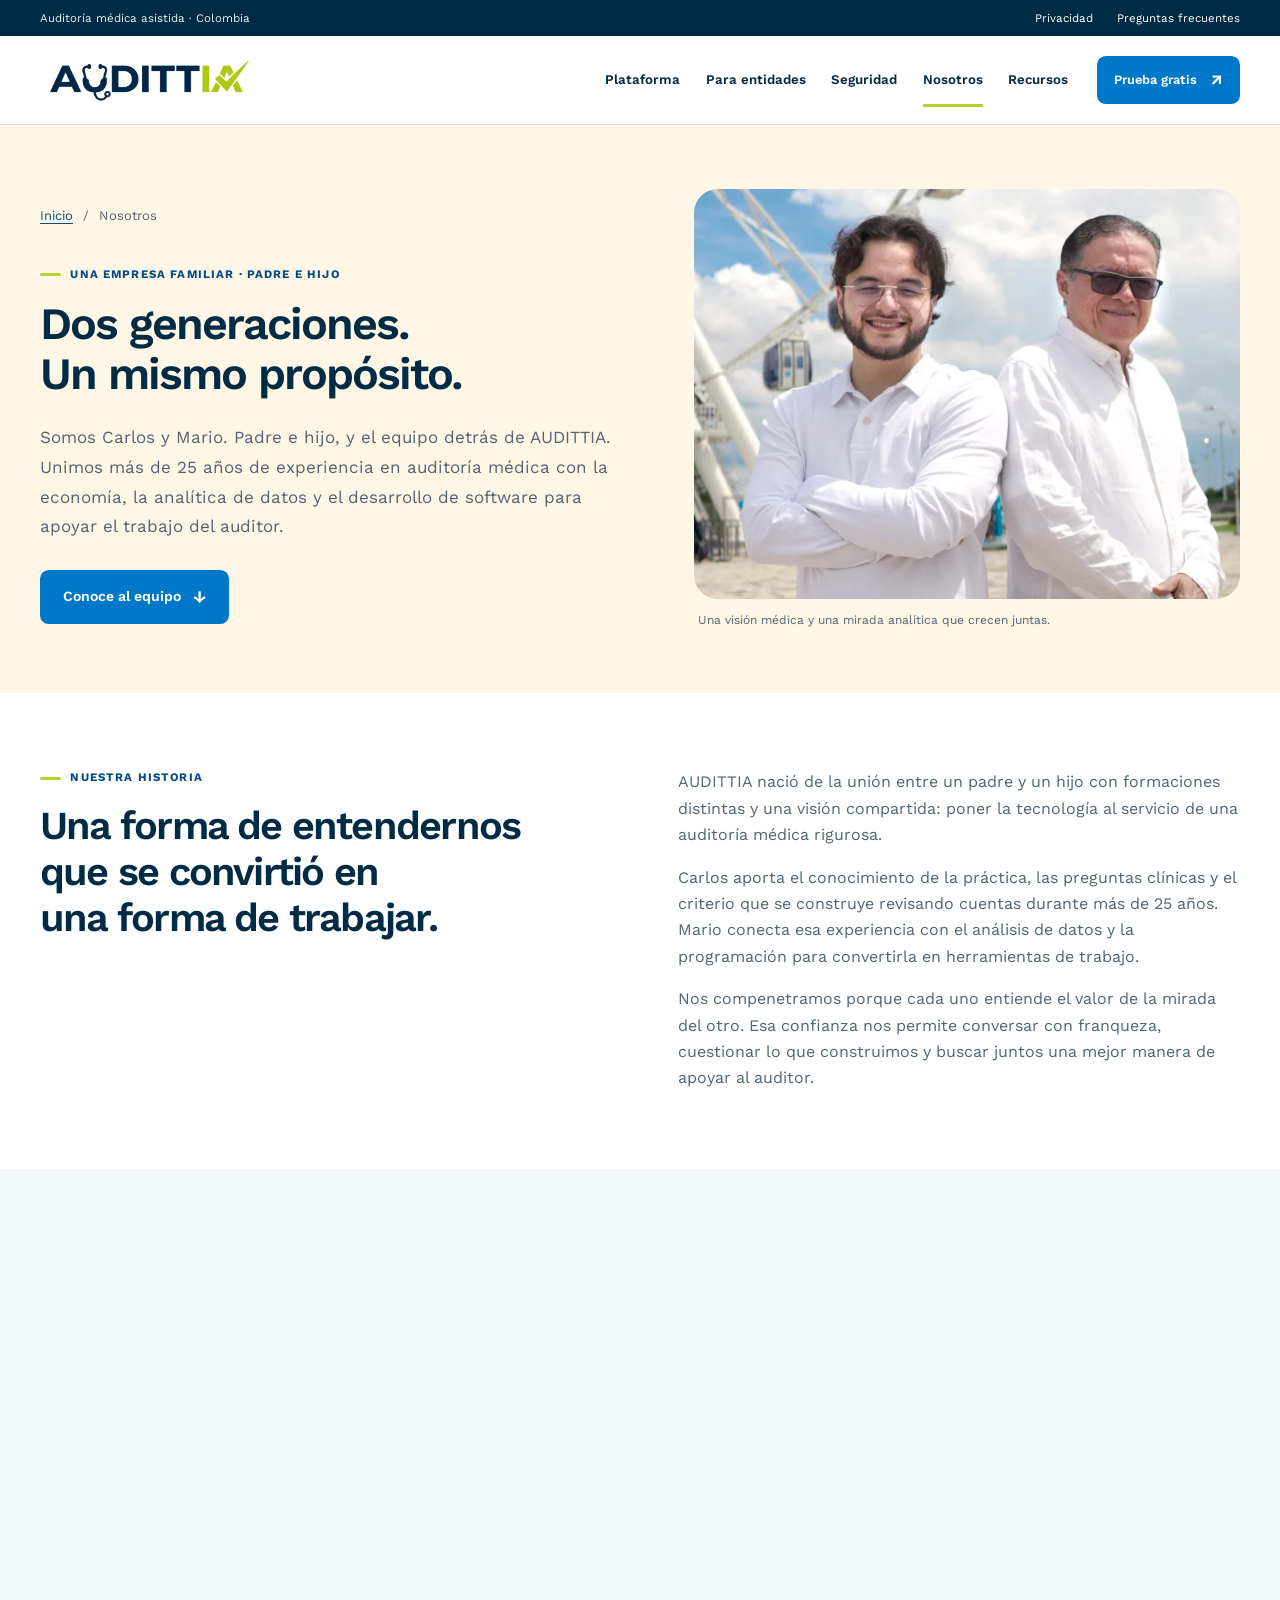
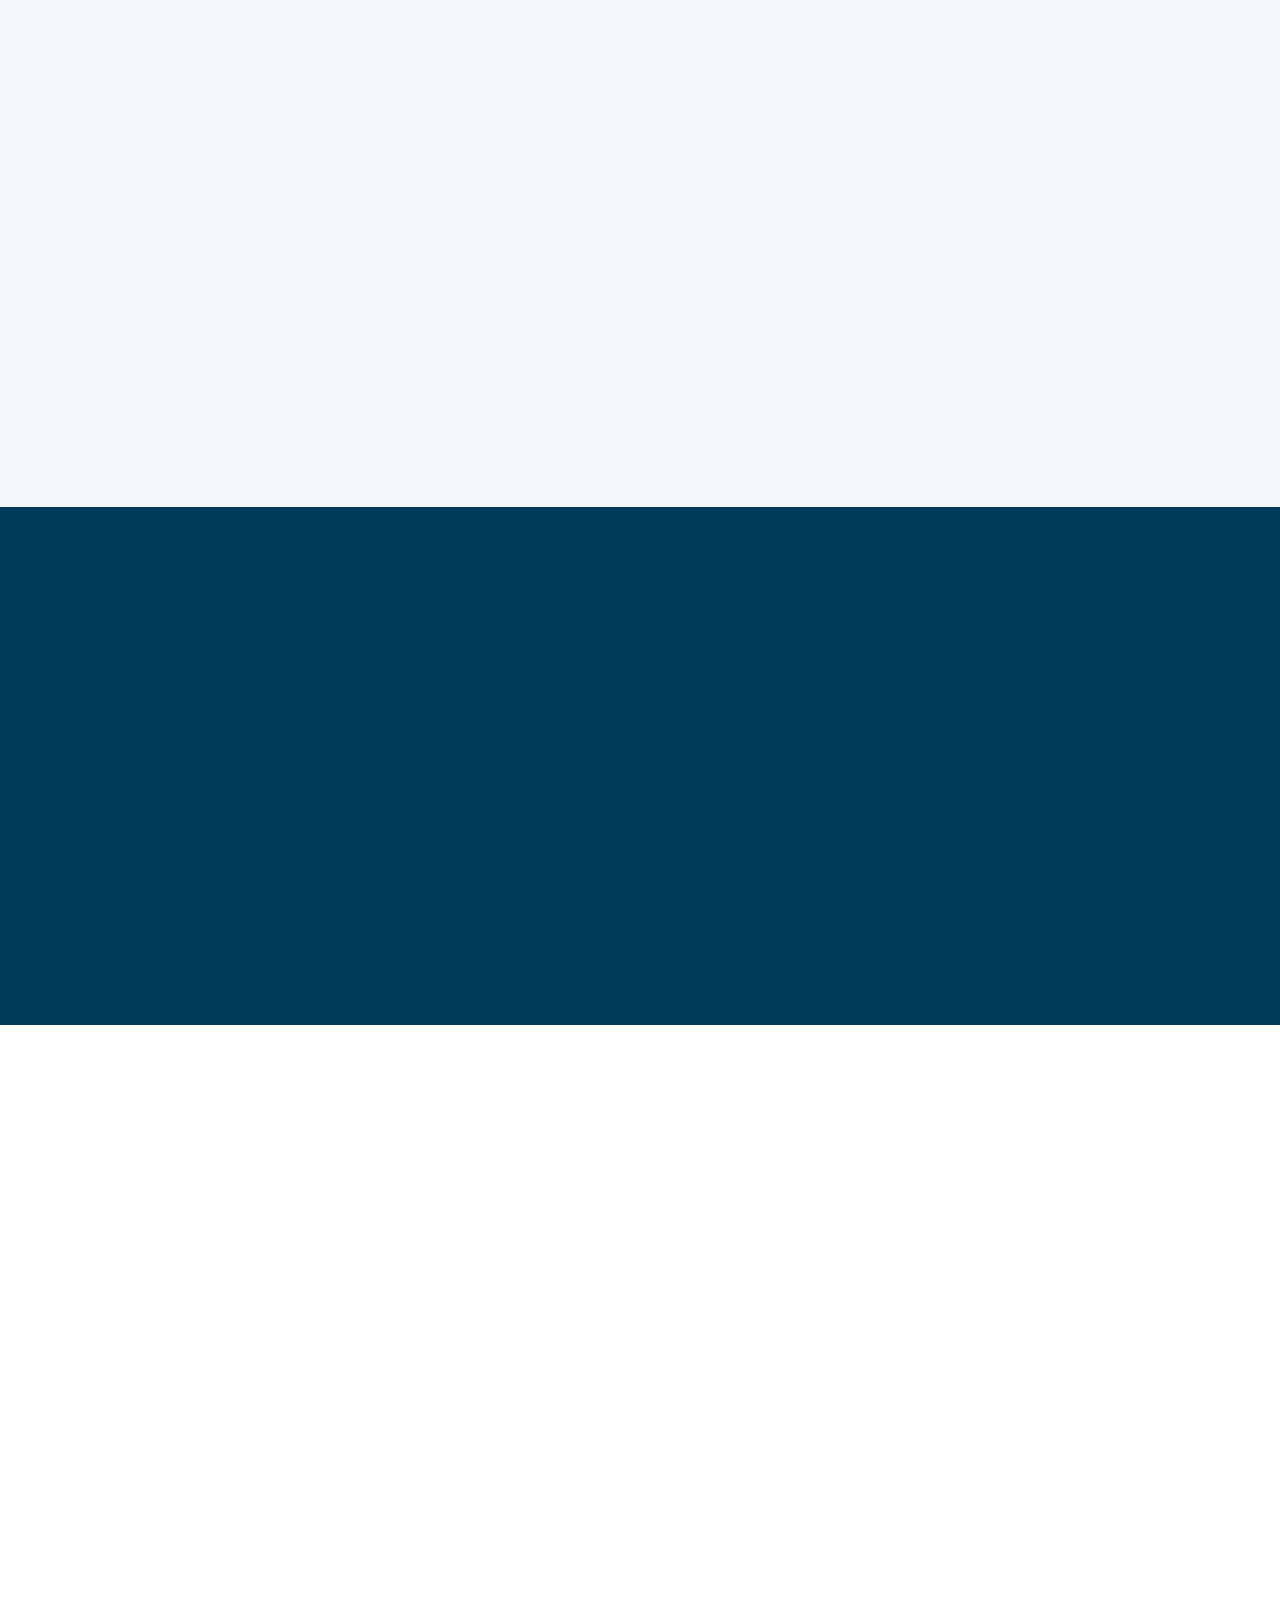
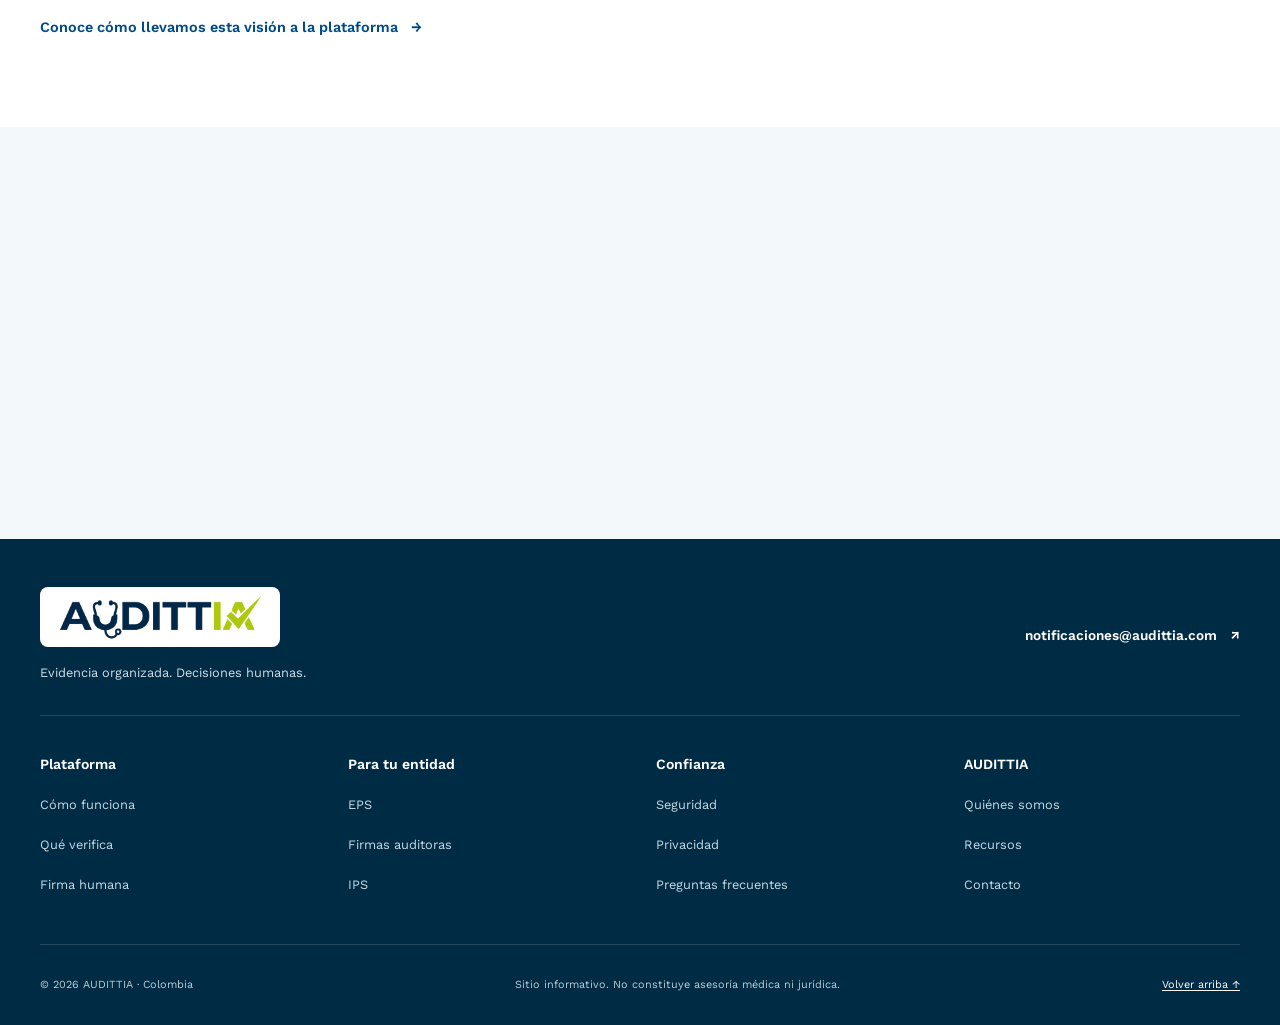
<file: nosotros.html>
<!doctype html>
<html lang="es-CO">
<head>
  <meta charset="utf-8">
  <meta http-equiv="Content-Security-Policy" content="default-src 'self'; script-src 'self'; style-src 'self'; img-src 'self'; font-src 'self'; connect-src 'none'; object-src 'none'; base-uri 'none'; form-action 'none'; upgrade-insecure-requests">
  <meta name="referrer" content="no-referrer">
  <meta name="viewport" content="width=device-width, initial-scale=1">
  <meta name="description" content="Carlos y Mario, padre e hijo: más de 25 años de experiencia en auditoría médica junto a la economía, la analítica de datos y el desarrollo de software.">
  <meta name="theme-color" content="#0077c8">
  <meta property="og:title" content="Nosotros | AUDITTIA">
  <meta property="og:description" content="Una empresa familiar: la visión médica de Carlos y la analítica y el desarrollo de Mario, unidos para apoyar al auditor.">
  <meta property="og:type" content="website">
  <meta property="og:locale" content="es_CO">
  <link rel="canonical" href="https://audittia.com/nosotros.html">
  <link rel="icon" href="assets/favicon.png" type="image/png">
  <meta property="og:url" content="https://audittia.com/nosotros.html">
  <meta property="og:image" content="https://audittia.com/assets/social-card.png">
  <meta property="og:image:width" content="1200">
  <meta property="og:image:height" content="630">
  <meta property="og:image:alt" content="AUDITTIA. Evidencia organizada. Decisiones humanas.">
  <meta name="twitter:card" content="summary_large_image">
  <link rel="preload" href="assets/fonts/work-sans-600.woff2" as="font" type="font/woff2" crossorigin>
  <title>Nosotros | AUDITTIA</title>
  <link rel="stylesheet" href="styles.css">
  <link rel="stylesheet" href="interiores.css">
  <script src="site.js?v=mobile-video-2" defer></script>
</head>
<body class="pagina-nosotros">
  <a class="saltar-contenido" href="#contenido-principal">Saltar al contenido principal</a>
  <div class="barra-utilidad" role="region" aria-label="Información institucional"><div class="contenedor barra-utilidad__interior"><p>Auditoría médica asistida · Colombia</p><nav aria-label="Enlaces institucionales"><a href="privacidad.html">Privacidad</a><a href="recursos.html#preguntas">Preguntas frecuentes</a></nav></div></div>
  <header class="encabezado">
    <div class="contenedor encabezado__interior">
      <a class="marca" href="index.html" aria-label="AUDITTIA, página de inicio"><img src="assets/audittia-logo.png" width="1400" height="287" alt="AUDITTIA"></a>
      <nav class="navegacion" aria-label="Navegación principal"><ul class="navegacion__lista"><li><a href="plataforma.html">Plataforma</a></li><li><a href="para-entidades.html">Para entidades</a></li><li><a href="seguridad.html">Seguridad</a></li><li><a href="nosotros.html" aria-current="page">Nosotros</a></li><li><a href="recursos.html">Recursos</a></li></ul></nav>
      <details class="menu-movil"><summary>Menú</summary><nav aria-label="Navegación móvil"><a href="plataforma.html">Plataforma</a><a href="para-entidades.html">Para entidades</a><a href="seguridad.html">Seguridad</a><a href="nosotros.html" aria-current="page">Nosotros</a><a href="recursos.html">Recursos</a><a href="factura-gratis.html">Prueba gratis</a><a href="mailto:notificaciones@audittia.com">Contacto</a></nav></details>
      <!-- Activar cuando exista el servidor: <a class="boton boton--compacto" href="https://piloto.audittia.com">Ingresar</a> -->
      <a class="boton boton--compacto" href="factura-gratis.html">Prueba gratis <span aria-hidden="true">↗</span></a>
    </div>
  </header>

  <main id="contenido-principal" tabindex="-1">
    <section class="hero-pagina hero-pagina--crema" aria-labelledby="titulo-nosotros">
      <div class="contenedor hero-pagina__interior">
        <div>
          <nav class="migas" aria-label="Migas de pan"><a href="index.html">Inicio</a><span aria-hidden="true">/</span><span>Nosotros</span></nav>
          <p class="etiqueta">Una empresa familiar · Padre e hijo</p>
          <h1 id="titulo-nosotros">Dos generaciones. Un mismo propósito.</h1>
          <p class="hero-pagina__resumen">Somos Carlos y Mario. Padre e hijo, y el equipo detrás de AUDITTIA. Unimos más de 25 años de experiencia en auditoría médica con la economía, la analítica de datos y el desarrollo de software para apoyar el trabajo del auditor.</p>
          <a class="boton" href="#equipo">Conoce al equipo <span aria-hidden="true">↓</span></a>
        </div>
        <figure class="familia-portada">
          <img class="familia-portada__foto" src="assets/carlos-mario-1200.webp" srcset="assets/carlos-mario-640.webp 640w, assets/carlos-mario-1200.webp 1200w" sizes="(max-width: 760px) calc(100vw - 40px), 45vw" width="1200" height="1500" fetchpriority="high" decoding="async" alt="Mario y Carlos, hijo y padre, juntos al aire libre.">
          <figcaption>Una visión médica y una mirada analítica que crecen juntas.</figcaption>
        </figure>
      </div>
    </section>

    <section class="seccion" aria-labelledby="titulo-origen-nosotros">
      <div class="contenedor bloque-editorial nosotros-origen">
        <div><p class="etiqueta">Nuestra historia</p><h2 id="titulo-origen-nosotros">Una forma de entendernos que se convirtió en una forma de trabajar.</h2></div>
        <div class="bloque-editorial__texto"><p>AUDITTIA nació de la unión entre un padre y un hijo con formaciones distintas y una visión compartida: poner la tecnología al servicio de una auditoría médica rigurosa.</p><p>Carlos aporta el conocimiento de la práctica, las preguntas clínicas y el criterio que se construye revisando cuentas durante más de 25 años. Mario conecta esa experiencia con el análisis de datos y la programación para convertirla en herramientas de trabajo.</p><p>Nos compenetramos porque cada uno entiende el valor de la mirada del otro. Esa confianza nos permite conversar con franqueza, cuestionar lo que construimos y buscar juntos una mejor manera de apoyar al auditor.</p></div>
      </div>
    </section>

    <section class="seccion seccion--equipo" id="equipo" aria-labelledby="titulo-equipo-nosotros">
      <div class="contenedor">
        <div class="encabezado-seccion"><p class="etiqueta">Las personas detrás de AUDITTIA</p><h2 id="titulo-equipo-nosotros">Carlos y Mario. Un equipo que se complementa.</h2><p>El vínculo familiar es nuestro punto de partida. La experiencia médica y la capacidad analítica y programática son lo que cada uno aporta al proyecto.</p></div>
        <div class="equipo">
          <article class="miembro miembro--fundador">
            <div class="fundador-identidad">
              <div class="fundador-retrato fundador-retrato--carlos"><img src="assets/carlos-retrato.webp" width="480" height="600" loading="lazy" decoding="async" alt="Retrato de Carlos."></div>
              <div><p class="miembro__cargo">Padre · Visión médica</p><h3>Carlos</h3><p class="fundador-formacion">Auditor médico</p><p class="fundador-distintivo">Más de 25 años de experiencia</p></div>
            </div>
            <p>La experiencia de Carlos orienta las preguntas que AUDITTIA debe ayudar a resolver. Aporta el contexto clínico, la lectura de los soportes y el criterio para definir qué merece atención en una cuenta médica.</p>
            <p>Su papel es mantener el método conectado con la realidad del auditor y con la responsabilidad de cada decisión.</p>
          </article>
          <article class="miembro miembro--fundador">
            <div class="fundador-identidad">
              <div class="fundador-retrato fundador-retrato--mario"><img src="assets/mario-retrato.webp" width="480" height="600" loading="lazy" decoding="async" alt="Retrato de Mario."></div>
              <div><p class="miembro__cargo">Hijo · Analítica y desarrollo</p><h3>Mario</h3><p class="fundador-formacion">Economista · Universidad del Norte</p><p class="fundador-distintivo">Maestría en Analítica de Datos en curso</p></div>
            </div>
            <p>Mario se graduó de Economía con beca en la Universidad del Norte. Actualmente cursa una maestría en Analítica de Datos en la misma universidad, también con beca.</p>
            <p>Le encanta transformar los datos en soluciones reales que transforman realidades. En AUDITTIA combina la economía, la analítica y la programación para organizar documentos, relacionar información y construir herramientas que apoyen el trabajo del auditor.</p>
            <p>Su papel es traducir el conocimiento de Carlos en herramientas claras, útiles y trazables para el trabajo del auditor.</p>
          </article>
        </div>
      </div>
    </section>

    <section class="seccion seccion--historia" aria-labelledby="titulo-trabajo-juntos">
      <div class="contenedor historia-metodo">
        <div class="historia-metodo__cabecera"><p class="etiqueta">Cómo trabajamos juntos</p><h2 id="titulo-trabajo-juntos">Una conversación continua entre la medicina y los datos.</h2><p>Cada uno aporta su especialidad. Las decisiones sobre el método se enriquecen cuando las revisamos juntos.</p></div>
        <ol>
          <li><span>01</span><div><h3>Carlos plantea la pregunta médica</h3><p>La experiencia de auditoría orienta qué revisar, qué contexto considerar y qué evidencia necesita el profesional para decidir.</p></div></li>
          <li><span>02</span><div><h3>Mario la convierte en una herramienta</h3><p>La analítica y la programación organizan las relaciones entre documentos y transforman el método en verificaciones consultables.</p></div></li>
          <li><span>03</span><div><h3>Juntos revisamos y afinamos</h3><p>Contrastamos lo que la herramienta presenta con el criterio médico y ajustamos el método para que el resultado sea comprensible y útil.</p></div></li>
        </ol>
      </div>
    </section>

    <section class="seccion seccion--principios" aria-labelledby="titulo-principios-nosotros">
      <div class="contenedor">
        <div class="encabezado-seccion"><p class="etiqueta">Lo que nos guía</p><h2 id="titulo-principios-nosotros">La confianza también se construye en el producto.</h2><p>La cercanía con la que trabajamos se refleja en compromisos concretos con quienes usan AUDITTIA.</p></div>
        <div class="principios-editoriales">
          <article><span aria-hidden="true">01</span><h3>Criterio profesional</h3><p>La tecnología prepara y organiza el trabajo. El auditor evalúa los hallazgos y conserva la decisión final.</p></article>
          <article><span aria-hidden="true">02</span><h3>Evidencia visible</h3><p>Cada hallazgo debe permitir seguir la relación entre la cuenta, sus soportes y la verificación realizada.</p></article>
          <article><span aria-hidden="true">03</span><h3>Cuidado de los datos</h3><p>Detrás de cada expediente hay personas. La protección de su información forma parte del método.</p></article>
          <article><span aria-hidden="true">04</span><h3>Diálogo directo</h3><p>Queremos entender cómo trabaja cada entidad, escuchar sus necesidades y explicar con claridad el alcance de la herramienta.</p></article>
        </div>
        <a class="enlace-flecha nosotros-enlace" href="plataforma.html">Conoce cómo llevamos esta visión a la plataforma <span aria-hidden="true">→</span></a>
      </div>
    </section>

    <section class="seccion seccion--glosario" aria-labelledby="titulo-contacto-nosotros"><div class="contenedor contacto"><div><p class="etiqueta">Conversemos de equipo a equipo</p><h2 id="titulo-contacto-nosotros">Queremos conocer tu forma de auditar.</h2><p>Cuéntanos qué necesita tu entidad y conversemos sobre cómo podemos apoyar a su equipo. No incluyas historias clínicas ni datos de pacientes en este primer contacto.</p></div><a class="boton boton--claro" href="mailto:notificaciones@audittia.com">Hablemos de tu equipo <span aria-hidden="true">↗</span></a></div></section>
  </main>

  <footer class="pie"><div class="contenedor">
    <div class="pie__cabecera"><div><p class="pie__marca"><img src="assets/audittia-logo.png" width="1400" height="287" alt="AUDITTIA"></p><p>Evidencia organizada. Decisiones humanas.</p></div><a class="enlace-flecha" href="mailto:notificaciones@audittia.com">notificaciones@audittia.com <span aria-hidden="true">↗</span></a></div>
    <div class="pie__rejilla"><section><h2>Plataforma</h2><a href="plataforma.html#metodo">Cómo funciona</a><a href="plataforma.html#verificaciones">Qué verifica</a><a href="plataforma.html#firma-humana">Firma humana</a></section><section><h2>Para tu entidad</h2><a href="para-entidades.html#eps">EPS</a><a href="para-entidades.html#firmas">Firmas auditoras</a><a href="para-entidades.html#ips">IPS</a></section><section><h2>Confianza</h2><a href="seguridad.html">Seguridad</a><a href="privacidad.html">Privacidad</a><a href="recursos.html#preguntas">Preguntas frecuentes</a></section><section><h2>AUDITTIA</h2><a href="nosotros.html">Quiénes somos</a><a href="recursos.html">Recursos</a><a href="mailto:notificaciones@audittia.com">Contacto</a></section></div>
    <div class="pie__aviso"><p>© 2026 AUDITTIA · Colombia</p><p>Sitio informativo. No constituye asesoría médica ni jurídica.</p><a href="#contenido-principal">Volver arriba ↑</a></div>
  </div></footer>
</body>
</html>
</file>
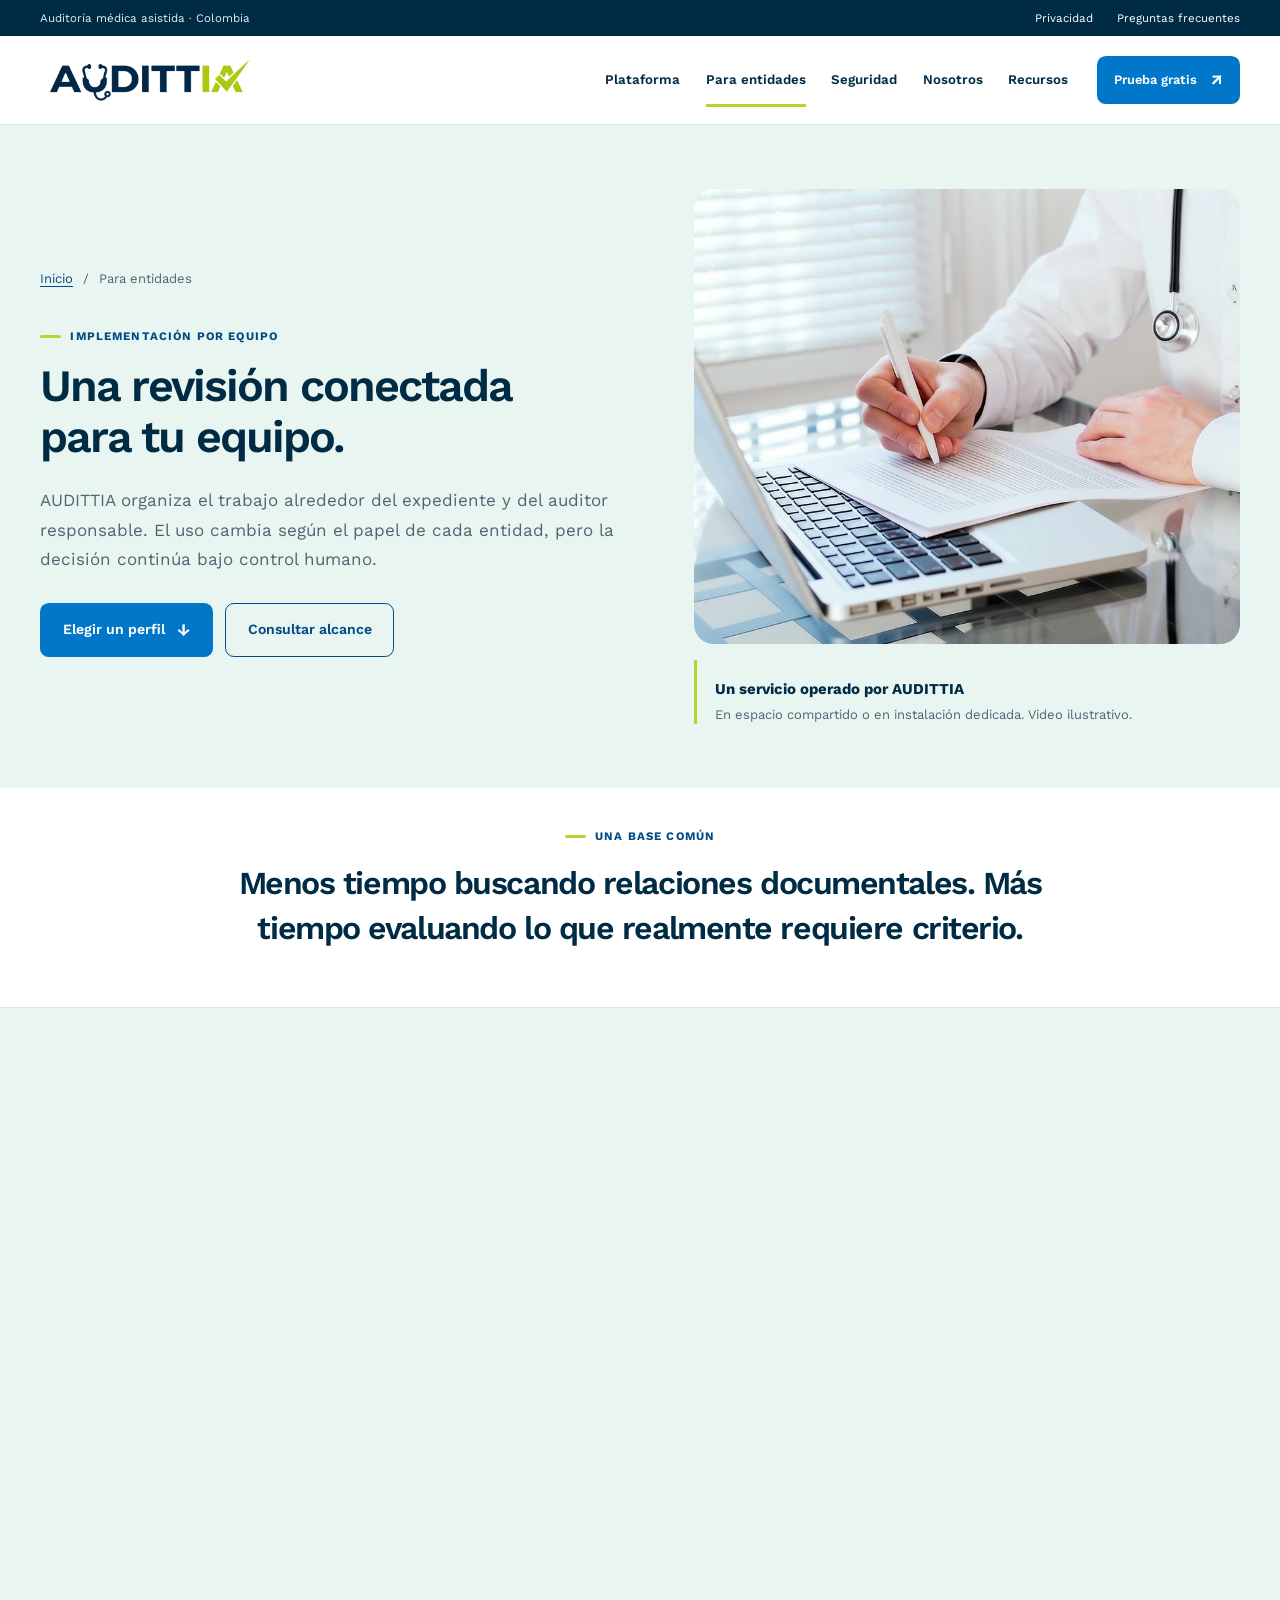
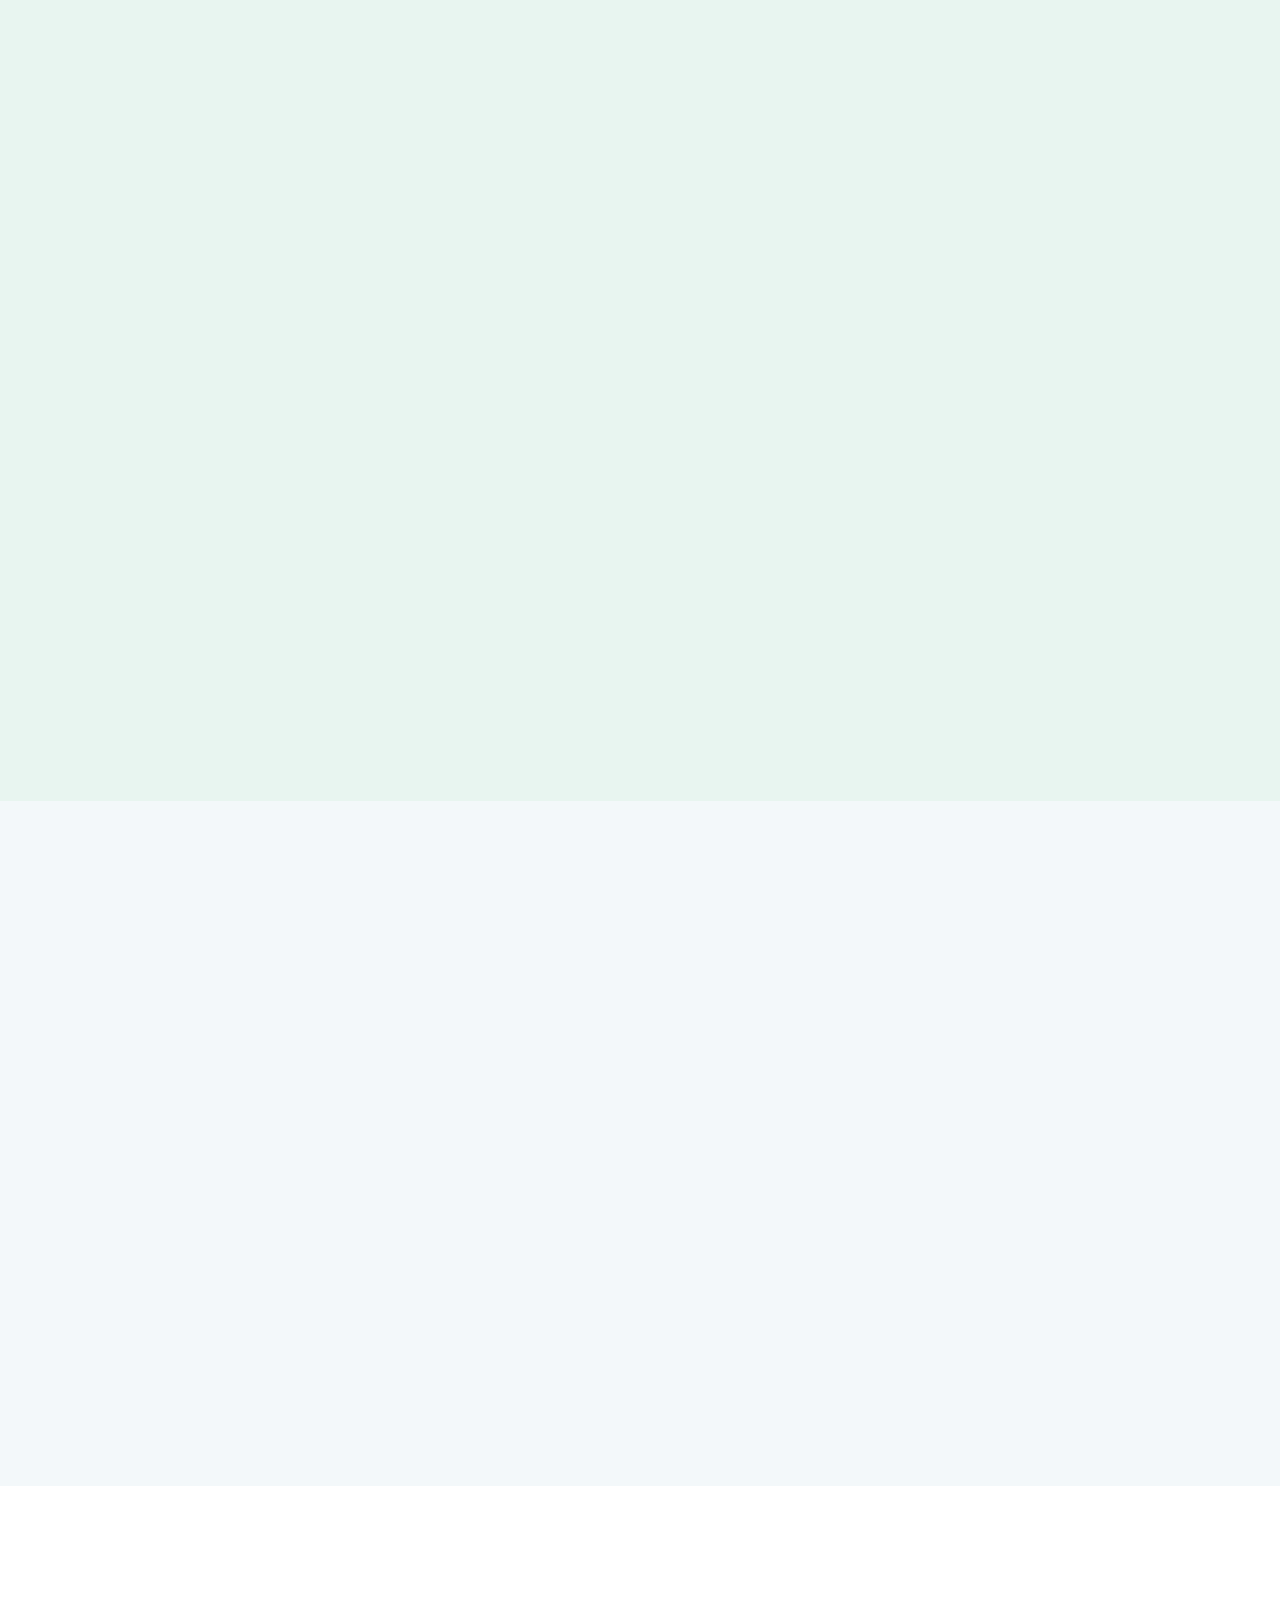
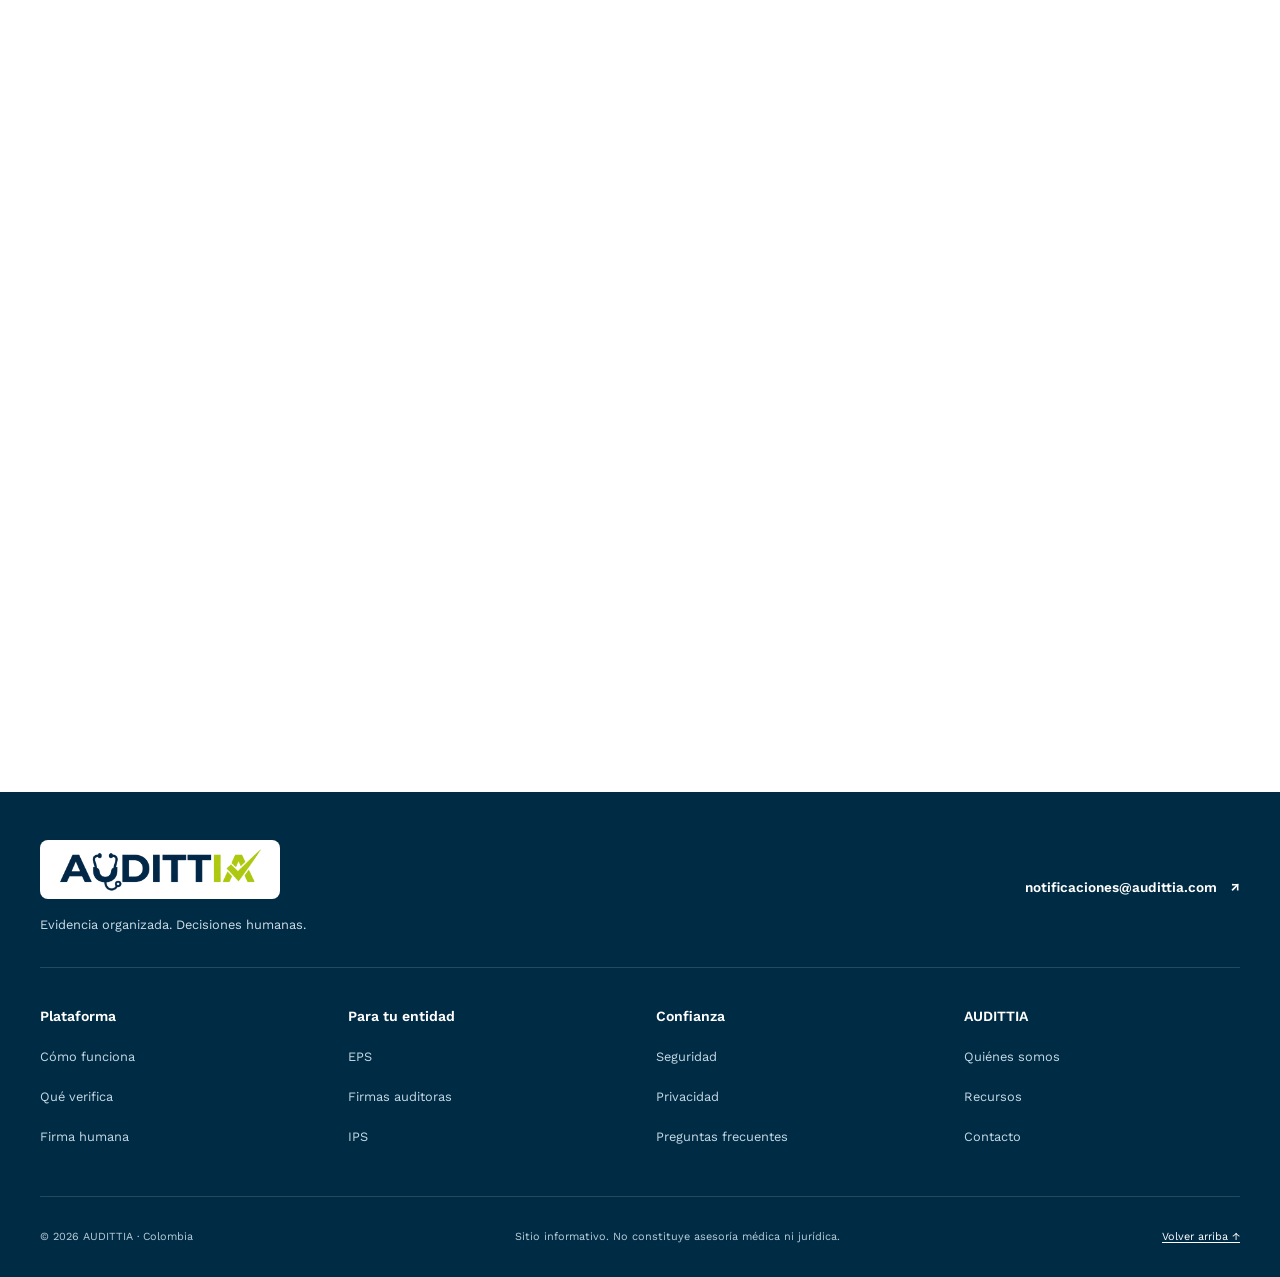
<file: para-entidades.html>
<!doctype html>
<html lang="es-CO">
<head>
  <meta charset="utf-8">
  <meta http-equiv="Content-Security-Policy" content="default-src 'self'; script-src 'self'; style-src 'self'; img-src 'self'; font-src 'self'; connect-src 'none'; object-src 'none'; base-uri 'none'; form-action 'none'; upgrade-insecure-requests">
  <meta name="referrer" content="no-referrer">
  <meta name="viewport" content="width=device-width, initial-scale=1">
  <meta name="description" content="Usos de AUDITTIA para EPS, firmas auditoras e IPS que revisan cuentas médicas en Colombia.">
  <meta name="theme-color" content="#0077c8">
  <meta property="og:title" content="Para entidades | AUDITTIA">
  <meta property="og:description" content="Una plataforma de apoyo para equipos que pagan, auditan o preparan cuentas médicas.">
  <meta property="og:type" content="website">
  <meta property="og:locale" content="es_CO">
  <link rel="canonical" href="https://audittia.com/para-entidades.html">
  <link rel="icon" href="assets/favicon.png" type="image/png">
  <meta property="og:url" content="https://audittia.com/para-entidades.html">
  <meta property="og:image" content="https://audittia.com/assets/social-card.png">
  <meta property="og:image:width" content="1200">
  <meta property="og:image:height" content="630">
  <meta property="og:image:alt" content="AUDITTIA. Evidencia organizada. Decisiones humanas.">
  <meta name="twitter:card" content="summary_large_image">
  <link rel="preload" href="assets/fonts/work-sans-600.woff2" as="font" type="font/woff2" crossorigin>
  <title>Para entidades | AUDITTIA</title>
  <link rel="stylesheet" href="styles.css">
  <link rel="stylesheet" href="interiores.css">
  <script src="site.js?v=mobile-video-2" defer></script>
</head>
<body>
  <a class="saltar-contenido" href="#contenido-principal">Saltar al contenido principal</a>
  <div class="barra-utilidad" role="region" aria-label="Información institucional"><div class="contenedor barra-utilidad__interior"><p>Auditoría médica asistida · Colombia</p><nav aria-label="Enlaces institucionales"><a href="privacidad.html">Privacidad</a><a href="recursos.html#preguntas">Preguntas frecuentes</a></nav></div></div>
  <header class="encabezado">
    <div class="contenedor encabezado__interior">
      <a class="marca" href="index.html" aria-label="AUDITTIA, página de inicio"><img src="assets/audittia-logo.png" width="1400" height="287" alt="AUDITTIA"></a>
      <nav class="navegacion" aria-label="Navegación principal"><ul class="navegacion__lista"><li><a href="plataforma.html">Plataforma</a></li><li><a href="para-entidades.html" aria-current="page">Para entidades</a></li><li><a href="seguridad.html">Seguridad</a></li><li><a href="nosotros.html">Nosotros</a></li><li><a href="recursos.html">Recursos</a></li></ul></nav>
      <details class="menu-movil"><summary>Menú</summary><nav aria-label="Navegación móvil"><a href="plataforma.html">Plataforma</a><a href="para-entidades.html" aria-current="page">Para entidades</a><a href="seguridad.html">Seguridad</a><a href="nosotros.html">Nosotros</a><a href="recursos.html">Recursos</a><a href="factura-gratis.html">Prueba gratis</a><a href="mailto:notificaciones@audittia.com">Contacto</a></nav></details>
      <!-- Activar cuando exista el servidor: <a class="boton boton--compacto" href="https://piloto.audittia.com">Ingresar</a> -->
      <a class="boton boton--compacto" href="factura-gratis.html">Prueba gratis <span aria-hidden="true">↗</span></a>
    </div>
  </header>

  <main id="contenido-principal" tabindex="-1">
    <section class="hero-pagina hero-pagina--menta" aria-labelledby="titulo-entidades">
      <div class="contenedor hero-pagina__interior">
        <div>
          <nav class="migas" aria-label="Migas de pan"><a href="index.html">Inicio</a><span aria-hidden="true">/</span><span>Para entidades</span></nav>
          <p class="etiqueta">Implementación por equipo</p>
          <h1 id="titulo-entidades">Una revisión conectada para tu equipo.</h1>
          <p class="hero-pagina__resumen">AUDITTIA organiza el trabajo alrededor del expediente y del auditor responsable. El uso cambia según el papel de cada entidad, pero la decisión continúa bajo control humano.</p>
          <div class="grupo-botones"><a class="boton" href="#perfiles">Elegir un perfil <span aria-hidden="true">↓</span></a><a class="boton boton--secundario" href="mailto:notificaciones@audittia.com">Consultar alcance</a></div>
        </div>
        <figure class="hero-pagina__media">
          <video data-video-ambiental width="1280" height="720" poster="assets/auditor-escribiendo-poster.jpg" preload="none" muted playsinline loop aria-label="Video ilustrativo de un profesional médico escribiendo y trabajando en un portátil.">
            <source src="assets/auditor-escribiendo-video-mobile.mp4" type="video/mp4" media="(max-width: 760px)">
            <source src="assets/auditor-escribiendo-video.mp4" type="video/mp4">
            Tu navegador no admite video. <a href="assets/auditor-escribiendo-video.mp4">Ver el video</a>.
          </video>
          <img data-video-fallback src="assets/auditor-escribiendo-poster.jpg" width="1280" height="720" alt="Profesional médico escribiendo junto a un portátil." hidden>
          <figcaption><strong>Un servicio operado por AUDITTIA</strong><span>En espacio compartido o en instalación dedicada. Video ilustrativo.</span></figcaption>
        </figure>
      </div>
    </section>

    <section class="franja-mision franja-mision--compacta" aria-labelledby="titulo-compartido">
      <div class="contenedor franja-mision__interior"><p class="etiqueta">Una base común</p><h2 id="titulo-compartido">Menos tiempo buscando relaciones documentales. Más tiempo evaluando lo que realmente requiere criterio.</h2></div>
    </section>

    <section class="seccion seccion--audiencias" id="perfiles" aria-labelledby="titulo-perfiles-entidad">
      <div class="contenedor">
        <div class="encabezado-seccion"><p class="etiqueta">Rutas de uso</p><h2 id="titulo-perfiles-entidad">¿Qué necesita revisar tu equipo?</h2><p>Selecciona el contexto que más se aproxima al trabajo de la entidad.</p></div>
        <div class="perfiles-ampliados">
          <article class="perfil-ampliado" id="eps">
            <div class="perfil-ampliado__cabecera"><span>EPS</span><p>Entidades responsables del pago</p></div>
            <div><h3>Uniformidad para revisar cuentas recibidas</h3><p>La plataforma ayuda a reconstruir la cuenta, documentar observaciones y conservar el vínculo entre cada posible hallazgo y su soporte.</p><ul><li>Inventario íntegro de lo facturado.</li><li>Cruces documentales organizados.</li><li>Borrador listo para evaluación del auditor.</li></ul><a class="enlace-flecha" href="mailto:notificaciones@audittia.com">Conversar sobre una EPS <span aria-hidden="true">→</span></a></div>
          </article>
          <article class="perfil-ampliado" id="firmas">
            <div class="perfil-ampliado__cabecera"><span>FA</span><p>Firmas auditoras</p></div>
            <div><h3>Una base consistente para distintos auditores</h3><p>El método convierte el instructivo en verificaciones trazables y permite que cada profesional concentre su trabajo en evaluar y decidir.</p><ul><li>Secuencia de revisión compartida.</li><li>Hallazgos con sustento consultable.</li><li>Firma humana como control obligatorio.</li></ul><a class="enlace-flecha" href="mailto:notificaciones@audittia.com">Conversar sobre una firma <span aria-hidden="true">→</span></a></div>
          </article>
          <article class="perfil-ampliado" id="ips">
            <div class="perfil-ampliado__cabecera"><span>IPS</span><p>Prestadores de servicios de salud</p></div>
            <div><h3>Revisión previa antes de radicar</h3><p>El informe sigue la lógica con la que audita la EPS. Por eso le sirve a una IPS para anticipar las glosas probables y completar soportes antes de presentar la cuenta, sin convertir el resultado automático en una conclusión definitiva.</p><ul><li>Revisión de soportes disponibles.</li><li>Contraste de cantidades y registros.</li><li>Puntos que requieren corrección interna.</li></ul><a class="enlace-flecha" href="mailto:notificaciones@audittia.com">Conversar sobre una IPS <span aria-hidden="true">→</span></a></div>
          </article>
        </div>
      </div>
    </section>

    <section class="seccion seccion--mosaico" aria-labelledby="titulo-recibe-equipo">
      <div class="contenedor">
        <div class="encabezado-seccion encabezado-seccion--centrado"><p class="etiqueta">Experiencia de trabajo</p><h2 id="titulo-recibe-equipo">Lo que recibe el equipo auditor</h2></div>
        <div class="mosaico-beneficios">
          <article class="mosaico-beneficios__principal"><p class="etiqueta etiqueta--hero">Expediente relacionado</p><h3>Una vista común del cobro y de su evidencia</h3><p>La información se presenta como relaciones verificables, no como documentos aislados ni como una conclusión opaca.</p><a href="plataforma.html">Ver cómo funciona <span aria-hidden="true">→</span></a></article>
          <article><span aria-hidden="true">01</span><h3>Inventario</h3><p>Servicios, procedimientos, medicamentos e insumos.</p></article>
          <article><span aria-hidden="true">02</span><h3>Posibles hallazgos</h3><p>Organizados para revisión, corrección o descarte.</p></article>
          <article><span aria-hidden="true">03</span><h3>Sustento</h3><p>Regla, soporte y contexto relacionados.</p></article>
          <article><span aria-hidden="true">04</span><h3>Borrador</h3><p>Documento previo a la validación profesional.</p></article>
        </div>
      </div>
    </section>

    <section class="seccion seccion--tiempo" aria-labelledby="titulo-adopcion">
      <div class="contenedor bloque-editorial">
        <div class="bloque-editorial__texto"><p class="etiqueta">Antes de implementar</p><h2 id="titulo-adopcion">La conversación comienza con tu proceso actual</h2><p>AUDITTIA es un servicio que operamos nosotros: no se instala en los equipos de la entidad. Hay dos modalidades. En la <strong>compartida</strong>, pensada para auditores independientes y EPS medianas, cada entidad trabaja en su propio espacio dentro de la plataforma. En la <strong>dedicada</strong>, para EPS grandes, la entidad tiene su propia instalación alojada en Colombia. No publicamos precios ni promesas de ahorro sin conocer el contexto de uso.</p></div>
        <ol class="lista-numerada"><li><strong>Tipo de entidad</strong><span>EPS, firma auditora o IPS.</span></li><li><strong>Equipo</strong><span>Número de auditores y cuentas al mes.</span></li><li><strong>Expediente</strong><span>Formato y forma actual de recepción.</span></li><li><strong>Alcance</strong><span>Etapa del proceso que se busca revisar.</span></li></ol>
      </div>
    </section>

    <section class="seccion" aria-labelledby="titulo-contacto-entidades"><div class="contenedor contacto"><div><p class="etiqueta">Conversemos</p><h2 id="titulo-contacto-entidades">Cuéntanos qué tipo de entidad eres</h2><p>Responderemos por correo con las preguntas necesarias para entender el alcance, o para preparar tu factura gratis.</p></div><a class="boton boton--claro" href="factura-gratis.html">Factura gratis</a></div></section>
  </main>

  <footer class="pie"><div class="contenedor">
    <div class="pie__cabecera"><div><p class="pie__marca"><img src="assets/audittia-logo.png" width="1400" height="287" alt="AUDITTIA"></p><p>Evidencia organizada. Decisiones humanas.</p></div><a class="enlace-flecha" href="mailto:notificaciones@audittia.com">notificaciones@audittia.com <span aria-hidden="true">↗</span></a></div>
    <div class="pie__rejilla"><section><h2>Plataforma</h2><a href="plataforma.html#metodo">Cómo funciona</a><a href="plataforma.html#verificaciones">Qué verifica</a><a href="plataforma.html#firma-humana">Firma humana</a></section><section><h2>Para tu entidad</h2><a href="para-entidades.html#eps">EPS</a><a href="para-entidades.html#firmas">Firmas auditoras</a><a href="para-entidades.html#ips">IPS</a></section><section><h2>Confianza</h2><a href="seguridad.html">Seguridad</a><a href="privacidad.html">Privacidad</a><a href="recursos.html#preguntas">Preguntas frecuentes</a></section><section><h2>AUDITTIA</h2><a href="nosotros.html">Quiénes somos</a><a href="recursos.html">Recursos</a><a href="mailto:notificaciones@audittia.com">Contacto</a></section></div>
    <div class="pie__aviso"><p>© 2026 AUDITTIA · Colombia</p><p>Sitio informativo. No constituye asesoría médica ni jurídica.</p><a href="#contenido-principal">Volver arriba ↑</a></div>
  </div></footer>
</body>
</html>
</file>
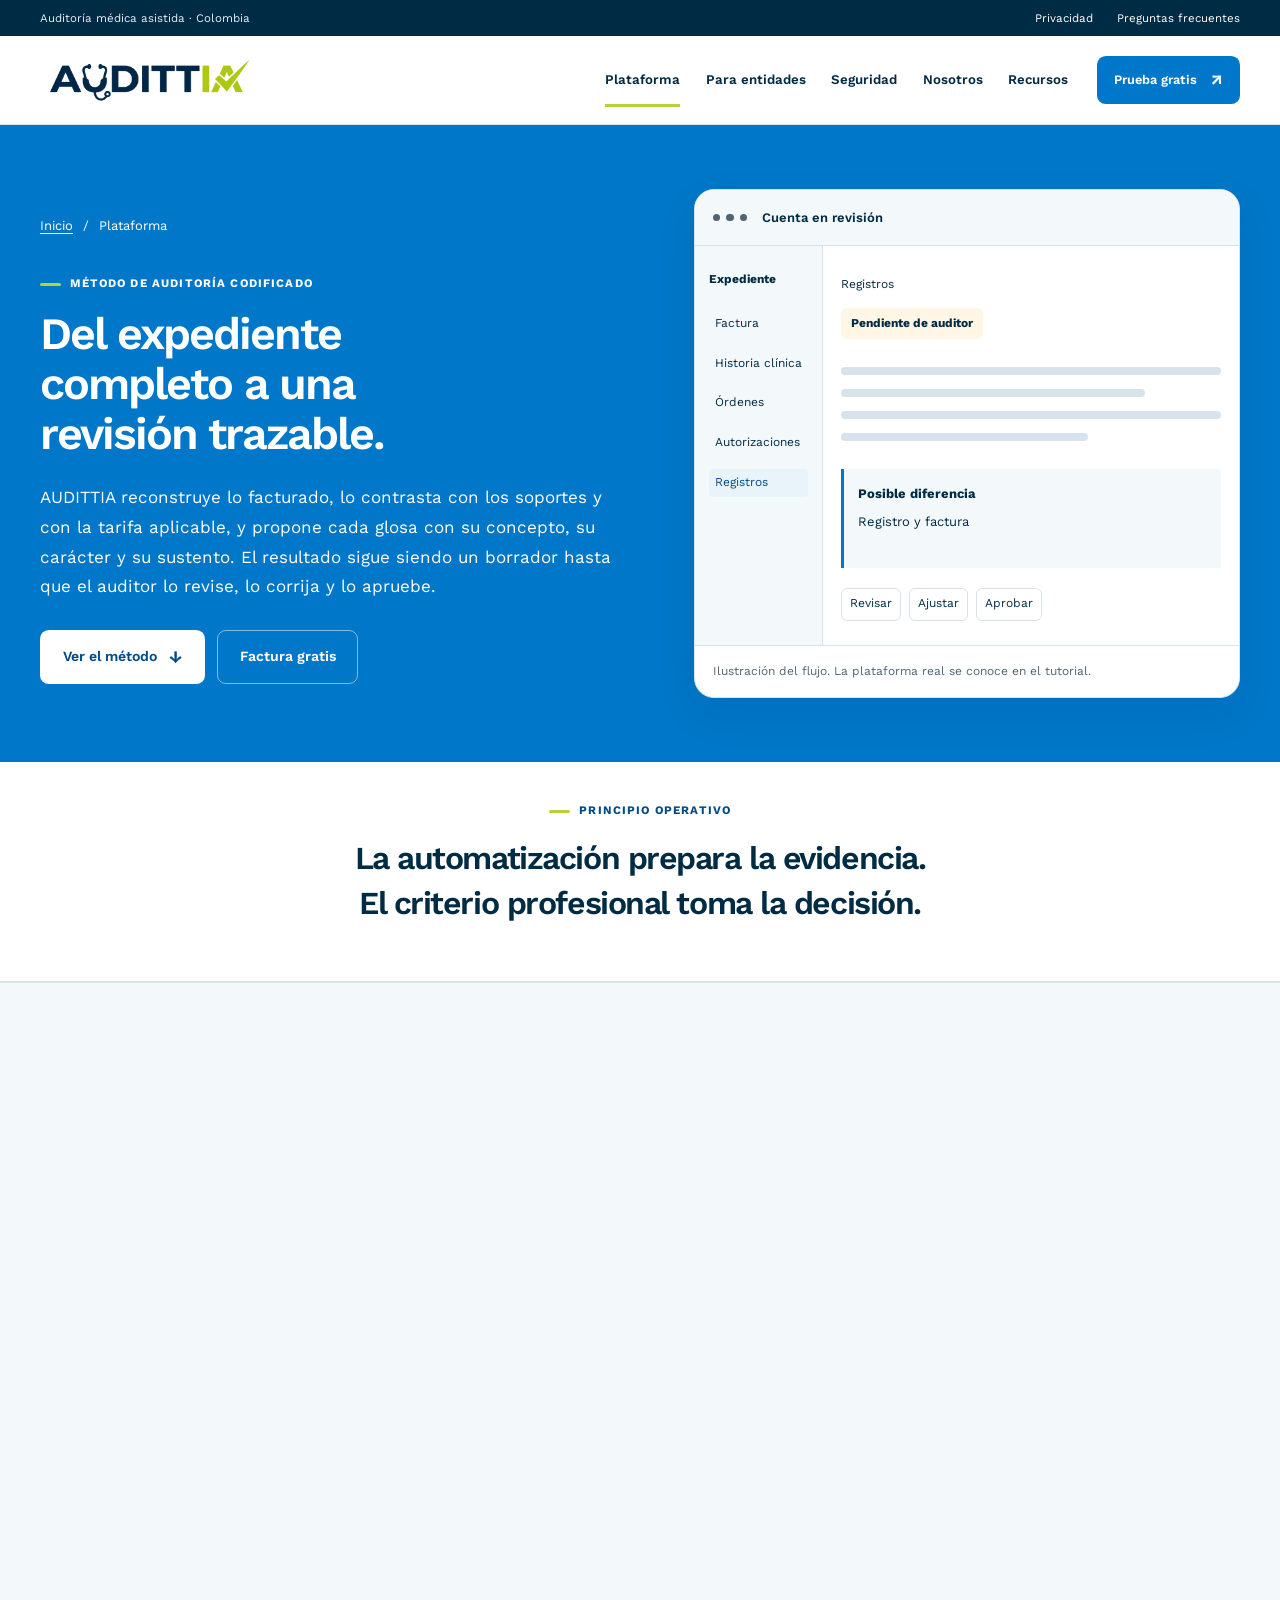
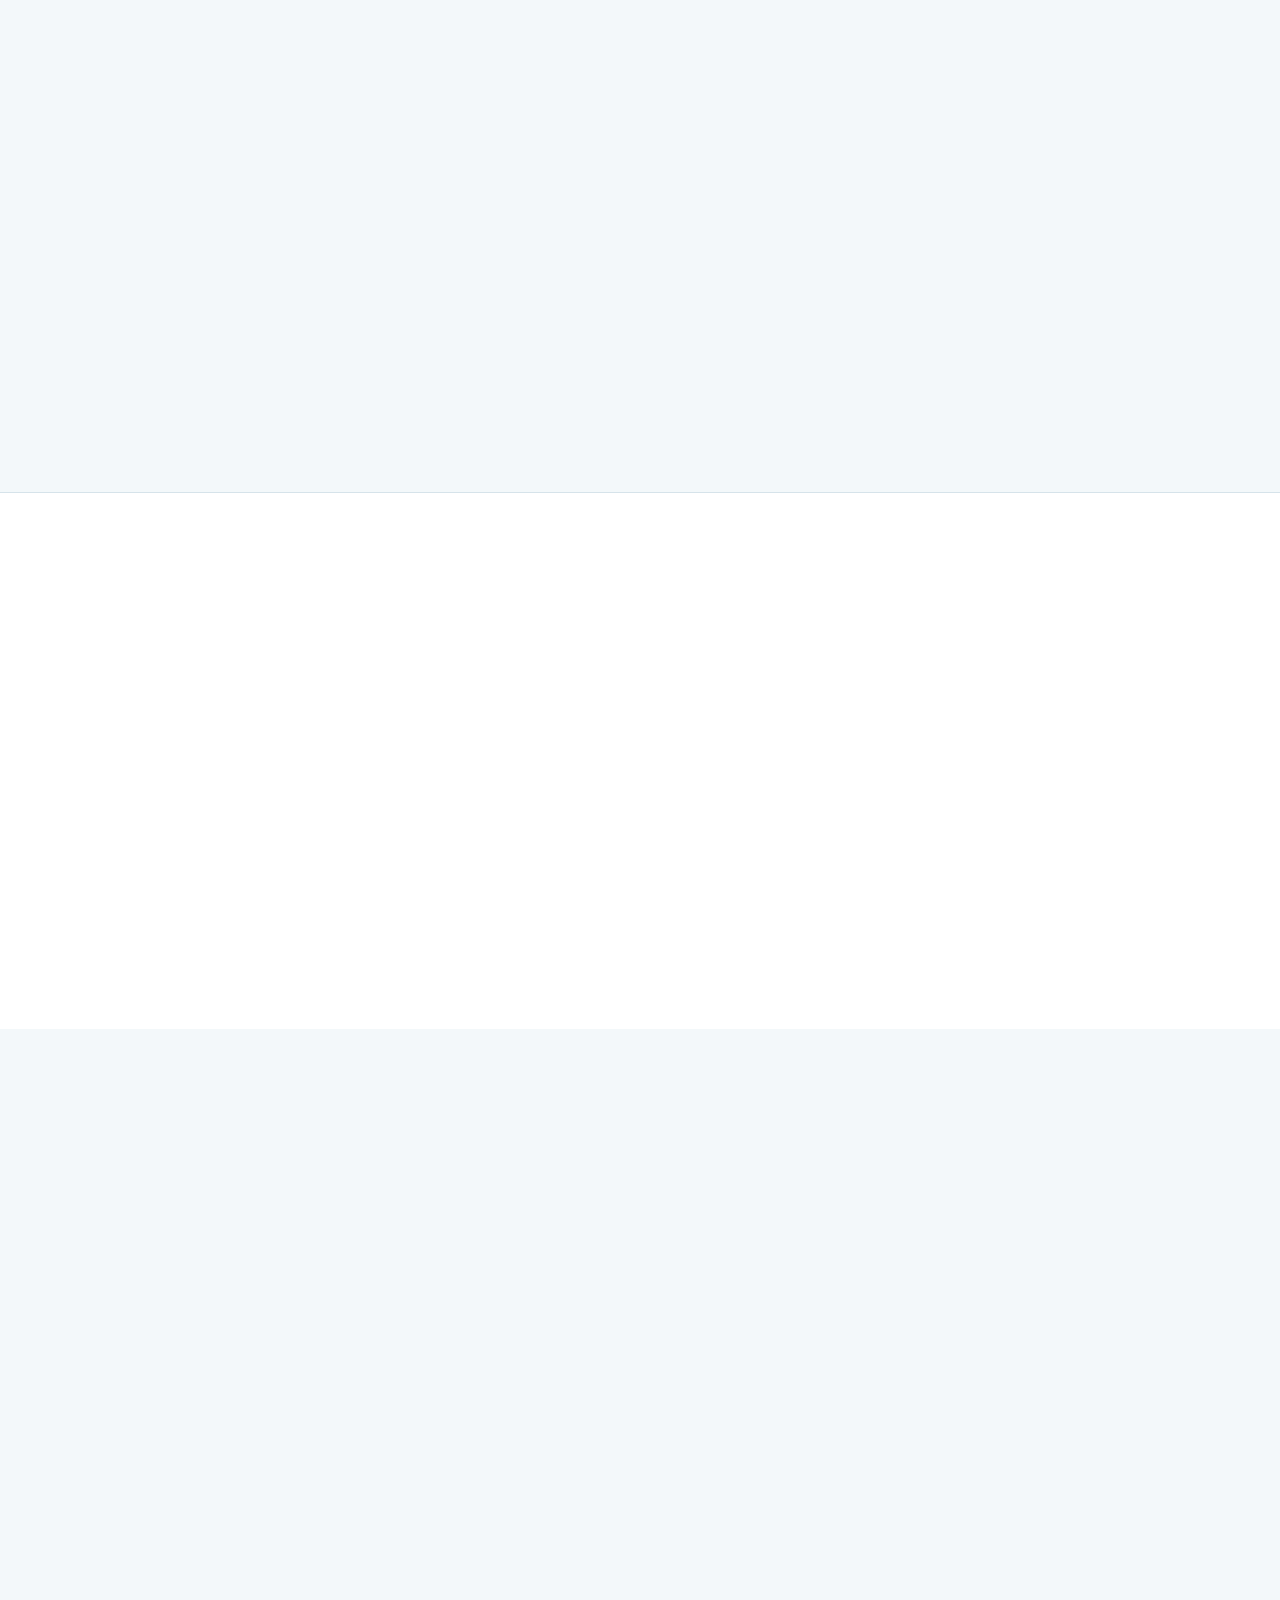
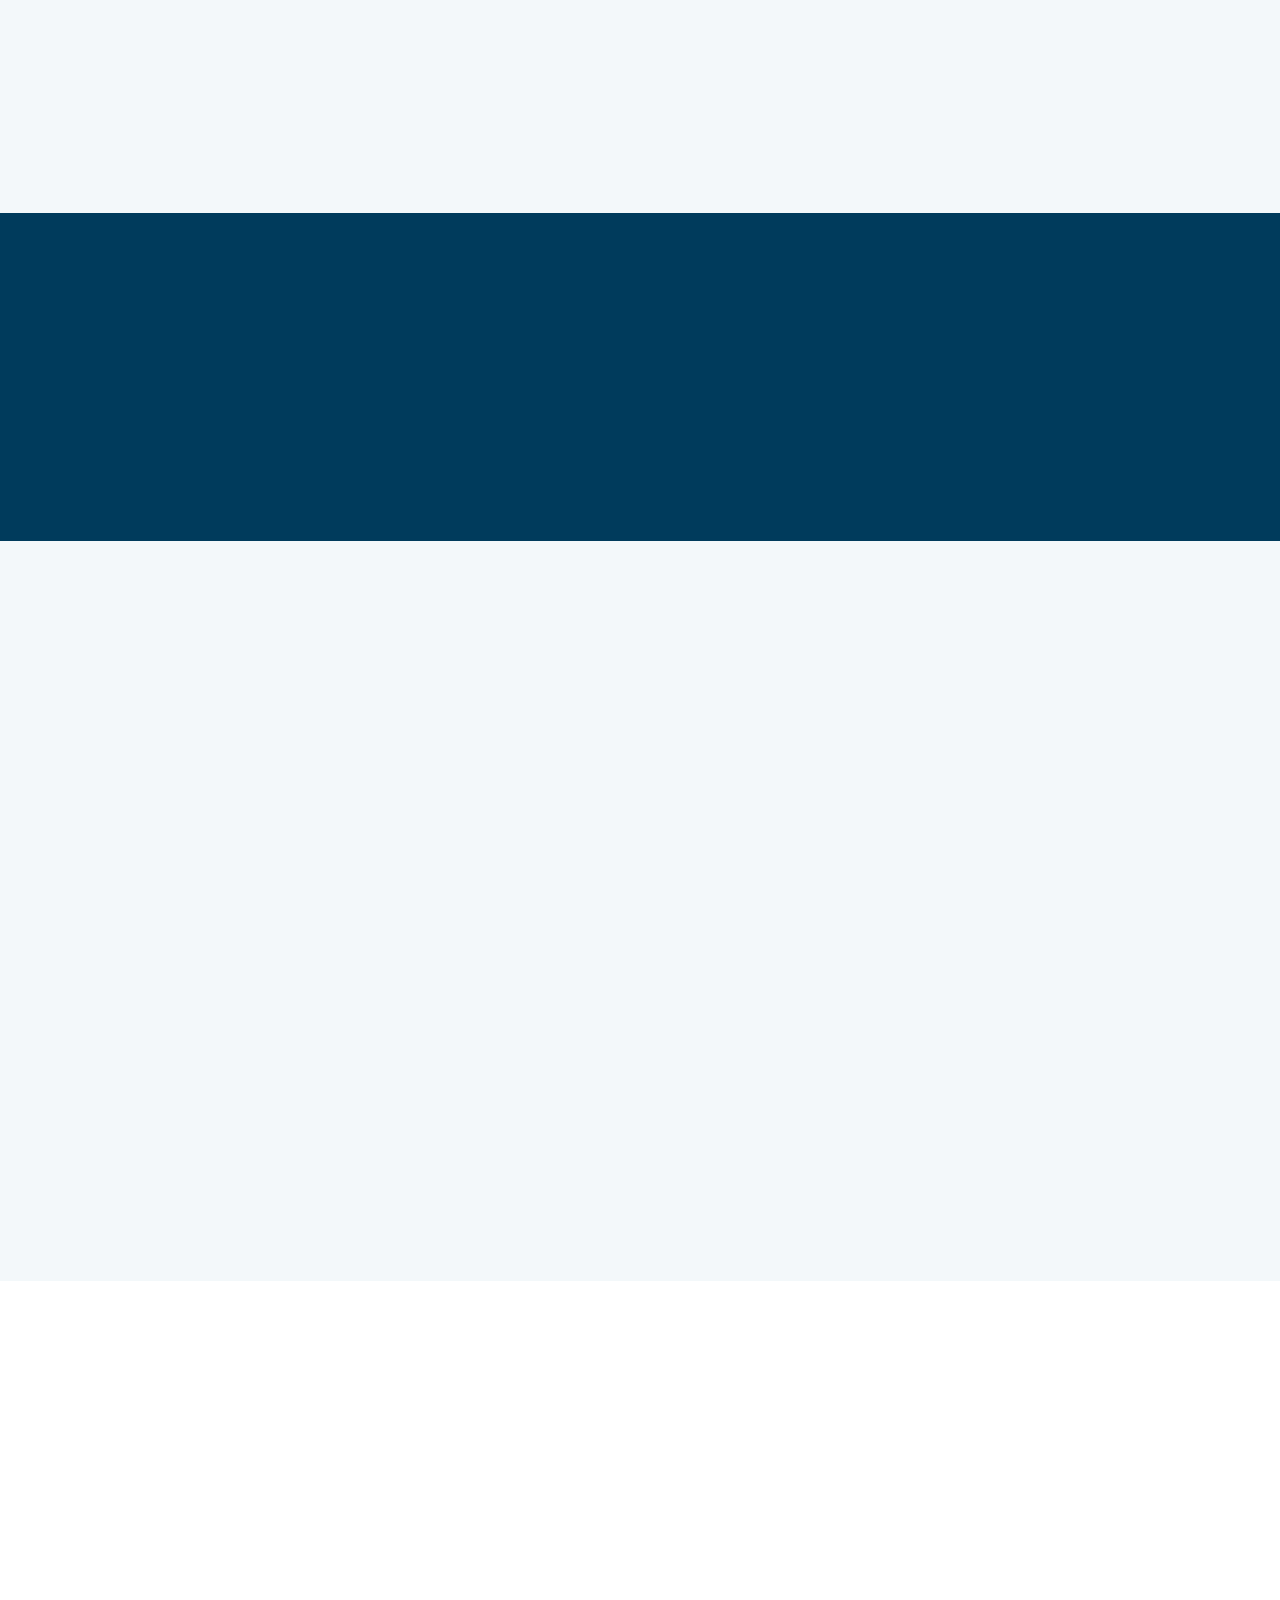
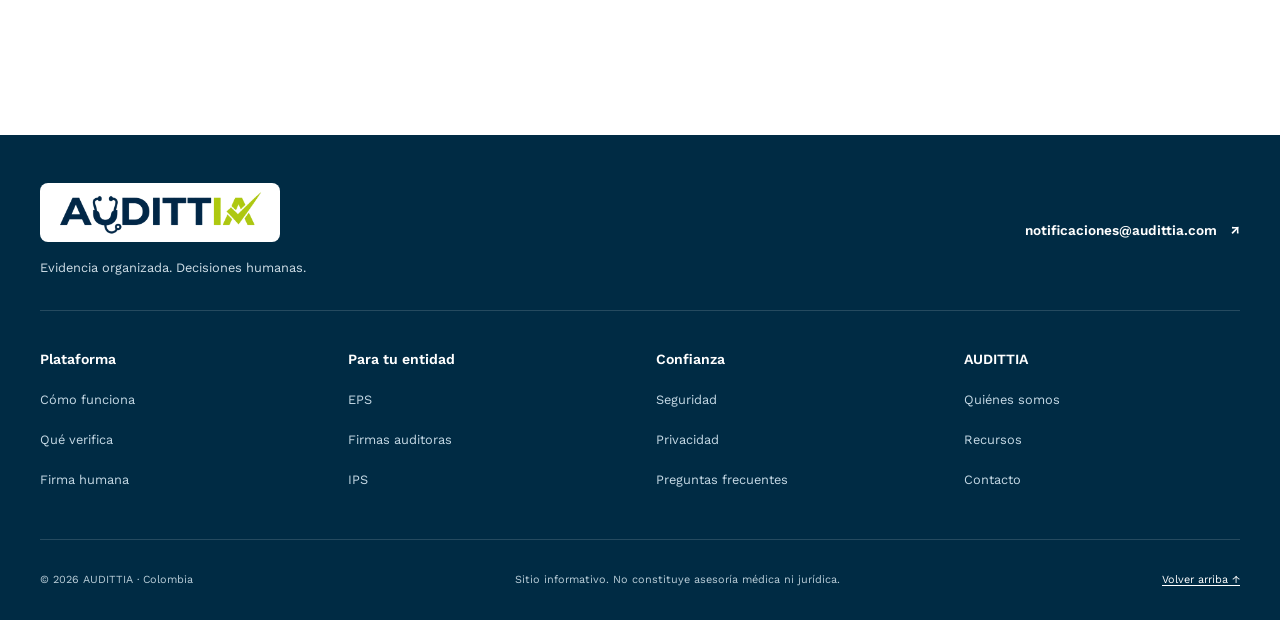
<file: plataforma.html>
<!doctype html>
<html lang="es-CO">
<head>
  <meta charset="utf-8">
  <meta http-equiv="Content-Security-Policy" content="default-src 'self'; script-src 'self'; style-src 'self'; img-src 'self'; font-src 'self'; connect-src 'none'; object-src 'none'; base-uri 'none'; form-action 'none'; upgrade-insecure-requests">
  <meta name="referrer" content="no-referrer">
  <meta name="viewport" content="width=device-width, initial-scale=1">
  <meta name="description" content="Conoce cómo AUDITTIA organiza y verifica expedientes de cuentas médicas antes de la revisión y firma del auditor.">
  <meta name="theme-color" content="#0077c8">
  <meta property="og:title" content="Plataforma | AUDITTIA">
  <meta property="og:description" content="Método, cruces y verificaciones para apoyar la auditoría de cuentas médicas en Colombia.">
  <meta property="og:type" content="website">
  <meta property="og:locale" content="es_CO">
  <link rel="canonical" href="https://audittia.com/plataforma.html">
  <link rel="icon" href="assets/favicon.png" type="image/png">
  <meta property="og:url" content="https://audittia.com/plataforma.html">
  <meta property="og:image" content="https://audittia.com/assets/social-card.png">
  <meta property="og:image:width" content="1200">
  <meta property="og:image:height" content="630">
  <meta property="og:image:alt" content="AUDITTIA. Evidencia organizada. Decisiones humanas.">
  <meta name="twitter:card" content="summary_large_image">
  <link rel="preload" href="assets/fonts/work-sans-600.woff2" as="font" type="font/woff2" crossorigin>
  <title>Plataforma | AUDITTIA</title>
  <link rel="stylesheet" href="styles.css">
  <link rel="stylesheet" href="interiores.css">
  <script src="site.js?v=mobile-video-2" defer></script>
  <script src="demo.js" defer></script>
</head>
<body>
  <a class="saltar-contenido" href="#contenido-principal">Saltar al contenido principal</a>
  <div class="barra-utilidad" role="region" aria-label="Información institucional"><div class="contenedor barra-utilidad__interior"><p>Auditoría médica asistida · Colombia</p><nav aria-label="Enlaces institucionales"><a href="privacidad.html">Privacidad</a><a href="recursos.html#preguntas">Preguntas frecuentes</a></nav></div></div>
  <header class="encabezado">
    <div class="contenedor encabezado__interior">
      <a class="marca" href="index.html" aria-label="AUDITTIA, página de inicio"><img src="assets/audittia-logo.png" width="1400" height="287" alt="AUDITTIA"></a>
      <nav class="navegacion" aria-label="Navegación principal"><ul class="navegacion__lista"><li><a href="plataforma.html" aria-current="page">Plataforma</a></li><li><a href="para-entidades.html">Para entidades</a></li><li><a href="seguridad.html">Seguridad</a></li><li><a href="nosotros.html">Nosotros</a></li><li><a href="recursos.html">Recursos</a></li></ul></nav>
      <details class="menu-movil"><summary>Menú</summary><nav aria-label="Navegación móvil"><a href="plataforma.html" aria-current="page">Plataforma</a><a href="para-entidades.html">Para entidades</a><a href="seguridad.html">Seguridad</a><a href="nosotros.html">Nosotros</a><a href="recursos.html">Recursos</a><a href="factura-gratis.html">Prueba gratis</a><a href="mailto:notificaciones@audittia.com">Contacto</a></nav></details>
      <!-- Activar cuando exista el servidor: <a class="boton boton--compacto" href="https://piloto.audittia.com">Ingresar</a> -->
      <a class="boton boton--compacto" href="factura-gratis.html">Prueba gratis <span aria-hidden="true">↗</span></a>
    </div>
  </header>

  <main id="contenido-principal" tabindex="-1">
    <section class="hero-pagina hero-pagina--azul" aria-labelledby="titulo-plataforma">
      <div class="contenedor hero-pagina__interior">
        <div>
          <nav class="migas" aria-label="Migas de pan"><a href="index.html">Inicio</a><span aria-hidden="true">/</span><span>Plataforma</span></nav>
          <p class="etiqueta etiqueta--hero">Método de auditoría codificado</p>
          <h1 id="titulo-plataforma">Del expediente completo a una revisión trazable.</h1>
          <p class="hero-pagina__resumen">AUDITTIA reconstruye lo facturado, lo contrasta con los soportes y con la tarifa aplicable, y propone cada glosa con su concepto, su carácter y su sustento. El resultado sigue siendo un borrador hasta que el auditor lo revise, lo corrija y lo apruebe.</p>
          <div class="grupo-botones"><a class="boton boton--blanco" href="#metodo">Ver el método <span aria-hidden="true">↓</span></a><a class="boton boton--contorno-claro" href="factura-gratis.html">Factura gratis</a></div>
        </div>
        <div class="mockup-producto" role="img" aria-label="Representación de la interfaz de AUDITTIA con expediente, cruces y hallazgos pendientes de revisión">
          <div class="mockup-producto__barra"><i></i><i></i><i></i><span>Cuenta en revisión</span></div>
          <div class="mockup-producto__cuerpo">
            <aside><strong>Expediente</strong><span class="activo">Factura</span><span>Historia clínica</span><span>Órdenes</span><span>Autorizaciones</span><span>Registros</span></aside>
            <div class="mockup-producto__panel">
              <div class="mockup-producto__estado"><span>Verificación documental</span><strong>Pendiente de auditor</strong></div>
              <div class="mockup-producto__lineas"><i></i><i></i><i></i><i></i></div>
              <div class="mockup-producto__hallazgo"><b>Posible diferencia</b><span>Soporte y regla relacionados</span></div>
              <div class="mockup-producto__acciones"><span>Revisar</span><span>Ajustar</span><span>Aprobar</span></div>
            </div>
            <span class="mockup-producto__cursor" aria-hidden="true"><svg viewBox="0 0 24 28" width="22" height="26"><path d="M2 2v21l6-5 4 8 4-2-4-8 8-1z" fill="#004b87" stroke="white" stroke-width="2" stroke-linejoin="round"/></svg></span>
          </div>
          <p>Ilustración del flujo. La plataforma real se conoce en el tutorial.</p>
        </div>
      </div>
    </section>

    <section class="franja-mision franja-mision--compacta" aria-labelledby="titulo-principio-plataforma">
      <div class="contenedor franja-mision__interior">
        <p class="etiqueta">Principio operativo</p>
        <h2 id="titulo-principio-plataforma">La automatización prepara la evidencia. El criterio profesional toma la decisión.</h2>
      </div>
    </section>

    <section class="seccion seccion--metodo" id="metodo" aria-labelledby="titulo-metodo">
      <div class="contenedor">
        <div class="encabezado-seccion"><p class="etiqueta">01 / Flujo de revisión</p><h2 id="titulo-metodo">Siete pasos, un mismo hilo de evidencia</h2><p>Cada posible hallazgo debe poder leerse desde el cobro hasta el soporte y la regla que lo sustenta.</p></div>
        <ol class="pasos pasos--pagina">
          <li class="paso"><div class="paso__numero">1</div><div><h3>Carga del expediente</h3><p>El auditor sube los PDF de la cuenta (hasta 25 MB por archivo): factura, historia clínica, órdenes, autorizaciones, registros de enfermería y demás soportes.</p></div></li>
          <li class="paso"><div class="paso__numero">2</div><div><h3>Preparación y protección</h3><p>Los documentos se convierten a texto y se normalizan. Antes de cualquier análisis se sustituyen los identificadores de pacientes, familiares y profesionales.</p></div></li>
          <li class="paso"><div class="paso__numero">3</div><div><h3>Inventario facturado</h3><p>Cada línea de la factura se organiza por tipo: estancia, procedimientos, medicamentos, insumos, apoyo diagnóstico y oxígeno.</p></div></li>
          <li class="paso"><div class="paso__numero">4</div><div><h3>Reglas del instructivo</h3><p>Reglas deterministas, definidas por el auditor médico, contrastan la tarifa con el contrato o el manual aplicable, concilian cantidades medidas por dos caminos y buscan el soporte de ejecución de cada cobro.</p></div></li>
          <li class="paso"><div class="paso__numero">5</div><div><h3>Lectura clínica verificada</h3><p>La IA interviene solo donde hace falta leer la historia clínica, sobre extractos protegidos. Toda afirmación del modelo se comprueba contra una cita del expediente; sin cita, no sostiene una glosa.</p></div></li>
          <li class="paso"><div class="paso__numero">6</div><div><h3>Borrador de informe</h3><p>Cada glosa sale con su concepto de la Resolución 2284 de 2023, su valor y su carácter: definitiva, condicional u observación.</p></div></li>
          <li class="paso"><div class="paso__numero">7</div><div><h3>Decisión y firma</h3><p>El auditor confirma, retira con motivo y cita, cambia el código o reescribe cada hallazgo, y aprueba con el código de su celular. Solo entonces se genera el informe definitivo.</p></div></li>
        </ol>
      </div>
    </section>

    <section class="seccion seccion--red" aria-labelledby="titulo-red-plataforma">
      <div class="contenedor bloque-editorial">
        <div class="bloque-editorial__texto"><p class="etiqueta">02 / Relación documental</p><h2 id="titulo-red-plataforma">Una cuenta no se lee documento por documento: se lee como una red.</h2><p>La factura, la historia clínica, las órdenes, las autorizaciones, los registros de enfermería y las tarifas deben poder contrastarse entre sí.</p><p>La plataforma organiza esa relación y conserva el camino de cada observación para que el auditor pueda comprobarla.</p></div>
        <div class="orbita-documental" role="img" aria-label="Fuentes relacionadas con la cuenta auditada: factura, historia clínica, órdenes, autorizaciones, tarifas y enfermería">
          <div class="orbita-documental__centro">Cuenta<br>auditada</div>
          <span>Factura</span><span>Historia clínica</span><span>Órdenes</span><span>Autorizaciones</span><span>Tarifas</span><span>Enfermería</span>
        </div>
      </div>
    </section>

    <section class="seccion seccion--verifica" id="verificaciones" aria-labelledby="titulo-verificaciones-plataforma">
      <div class="contenedor">
        <div class="encabezado-seccion"><p class="etiqueta">03 / Alcance</p><h2 id="titulo-verificaciones-plataforma">Situaciones que puede señalar</h2><p>Son categorías generales para revisión; no corresponden a resultados de clientes ni sustituyen el análisis del auditor.</p></div>
        <div class="cuadricula-tarjetas">
          <article class="hallazgo"><h3>Cobros duplicados</h3><p>El mismo servicio cobrado dos veces, probado por el contenido de sus soportes.</p></article>
          <article class="hallazgo"><h3>Cobros sin soporte de ejecución</h3><p>Servicios, insumos o estudios sin el registro que acredita que se prestaron.</p></article>
          <article class="hallazgo"><h3>Diferencias en cantidades</h3><p>Unidades facturadas frente a las administradas en el registro de enfermería.</p></article>
          <article class="hallazgo"><h3>Diferencias tarifarias</h3><p>Valores por encima de la tarifa del contrato, del Manual SOAT o del ISS 2001, o del precio regulado de un medicamento.</p></article>
          <article class="hallazgo"><h3>Estancia y procedimientos</h3><p>Días, salas, honorarios y componentes cobrados frente a lo que documentan la historia y la descripción quirúrgica.</p></article>
          <article class="hallazgo"><h3>Pertinencia clínica</h3><p>Situaciones que exigen valoración profesional. Se señalan siempre como condicionales, para la decisión del auditor.</p></article>
        </div>
      </div>
    </section>

    <section class="seccion seccion--humano" id="firma-humana" aria-labelledby="titulo-firma-plataforma">
      <div class="contenedor"><div class="aviso-importante"><div class="aviso-importante__marca" aria-hidden="true"><svg viewBox="0 0 24 24"><path d="M5 12.5l4.5 4.5L19 7.5" fill="none" stroke="currentColor" stroke-width="3" stroke-linecap="round" stroke-linejoin="round"/></svg></div><div><p class="etiqueta">Control obligatorio</p><h2 id="titulo-firma-plataforma">Sin revisión humana no hay informe definitivo</h2><p>El auditor determina si cada observación es correcta, incorpora el contexto que corresponda, ajusta el documento y asume la decisión profesional. Cada glosa indica si es definitiva, condicional (puede subsanarse con un soporte) u observación sin valor. El informe para radicar se genera solo después de su aprobación.</p></div></div></div>
    </section>

    <section class="seccion seccion--verifica" id="acceso" aria-labelledby="titulo-acceso-plataforma">
      <div class="contenedor">
        <div class="encabezado-seccion"><p class="etiqueta">04 / Acceso</p><h2 id="titulo-acceso-plataforma">Cómo se entra a la plataforma</h2><p>La plataforma funciona en un subdominio propio de audittia.com, separado de este sitio informativo.</p></div>
        <div class="cuadricula-tarjetas">
          <article class="hallazgo"><h3>Usuarios entregados por AUDITTIA</h3><p>No hay registro abierto. AUDITTIA da de alta a cada entidad y a cada auditor, y entrega la clave por un canal seguro.</p></article>
          <article class="hallazgo"><h3>Cada entidad en su espacio</h3><p>Un auditor ve solo las cuentas de su entidad. Las EPS grandes pueden tener una instalación dedicada.</p></article>
          <article class="hallazgo"><h3>Tutorial y factura gratis</h3><p>El tutorial es una instalación aparte con cuentas inventadas ya auditadas: una guía paso a paso y un espacio para practicar cuando quieras la bandeja, la revisión, la aprobación y el informe, marcado como demostración. <a href="mailto:notificaciones@audittia.com?subject=Acceso%20al%20tutorial%20de%20AUDITTIA&body=Nombre%3A%0ACargo%3A%0AEntidad%3A%0ACuentas%20m%C3%A9dicas%20al%20mes%20%28aprox.%29%3A%0A%0ANo%20incluyas%20datos%20de%20pacientes.%0A">Pide tu acceso</a>. Para ver el resultado sobre tus datos, auditamos gratis una factura tuya, con acuerdo de tratamiento de datos firmado. <a href="factura-gratis.html">Mira cómo solicitarla</a>.</p></article>
        </div>
      </div>
    </section>

    <section class="seccion" aria-labelledby="titulo-siguiente-plataforma">
      <div class="contenedor contacto"><div><p class="etiqueta">Siguiente paso</p><h2 id="titulo-siguiente-plataforma">Cuéntanos cómo recibes hoy los expedientes</h2><p>Con esa información conversamos sobre compatibilidad, alcance y la modalidad de servicio. O empieza con una factura gratis.</p></div><a class="boton boton--claro" href="factura-gratis.html">Factura gratis</a></div>
    </section>
  </main>

  <footer class="pie"><div class="contenedor">
    <div class="pie__cabecera"><div><p class="pie__marca"><img src="assets/audittia-logo.png" width="1400" height="287" alt="AUDITTIA"></p><p>Evidencia organizada. Decisiones humanas.</p></div><a class="enlace-flecha" href="mailto:notificaciones@audittia.com">notificaciones@audittia.com <span aria-hidden="true">↗</span></a></div>
    <div class="pie__rejilla"><section><h2>Plataforma</h2><a href="plataforma.html#metodo">Cómo funciona</a><a href="plataforma.html#verificaciones">Qué verifica</a><a href="plataforma.html#firma-humana">Firma humana</a></section><section><h2>Para tu entidad</h2><a href="para-entidades.html#eps">EPS</a><a href="para-entidades.html#firmas">Firmas auditoras</a><a href="para-entidades.html#ips">IPS</a></section><section><h2>Confianza</h2><a href="seguridad.html">Seguridad</a><a href="privacidad.html">Privacidad</a><a href="recursos.html#preguntas">Preguntas frecuentes</a></section><section><h2>AUDITTIA</h2><a href="nosotros.html">Quiénes somos</a><a href="recursos.html">Recursos</a><a href="mailto:notificaciones@audittia.com">Contacto</a></section></div>
    <div class="pie__aviso"><p>© 2026 AUDITTIA · Colombia</p><p>Sitio informativo. No constituye asesoría médica ni jurídica.</p><a href="#contenido-principal">Volver arriba ↑</a></div>
  </div></footer>
</body>
</html>
</file>
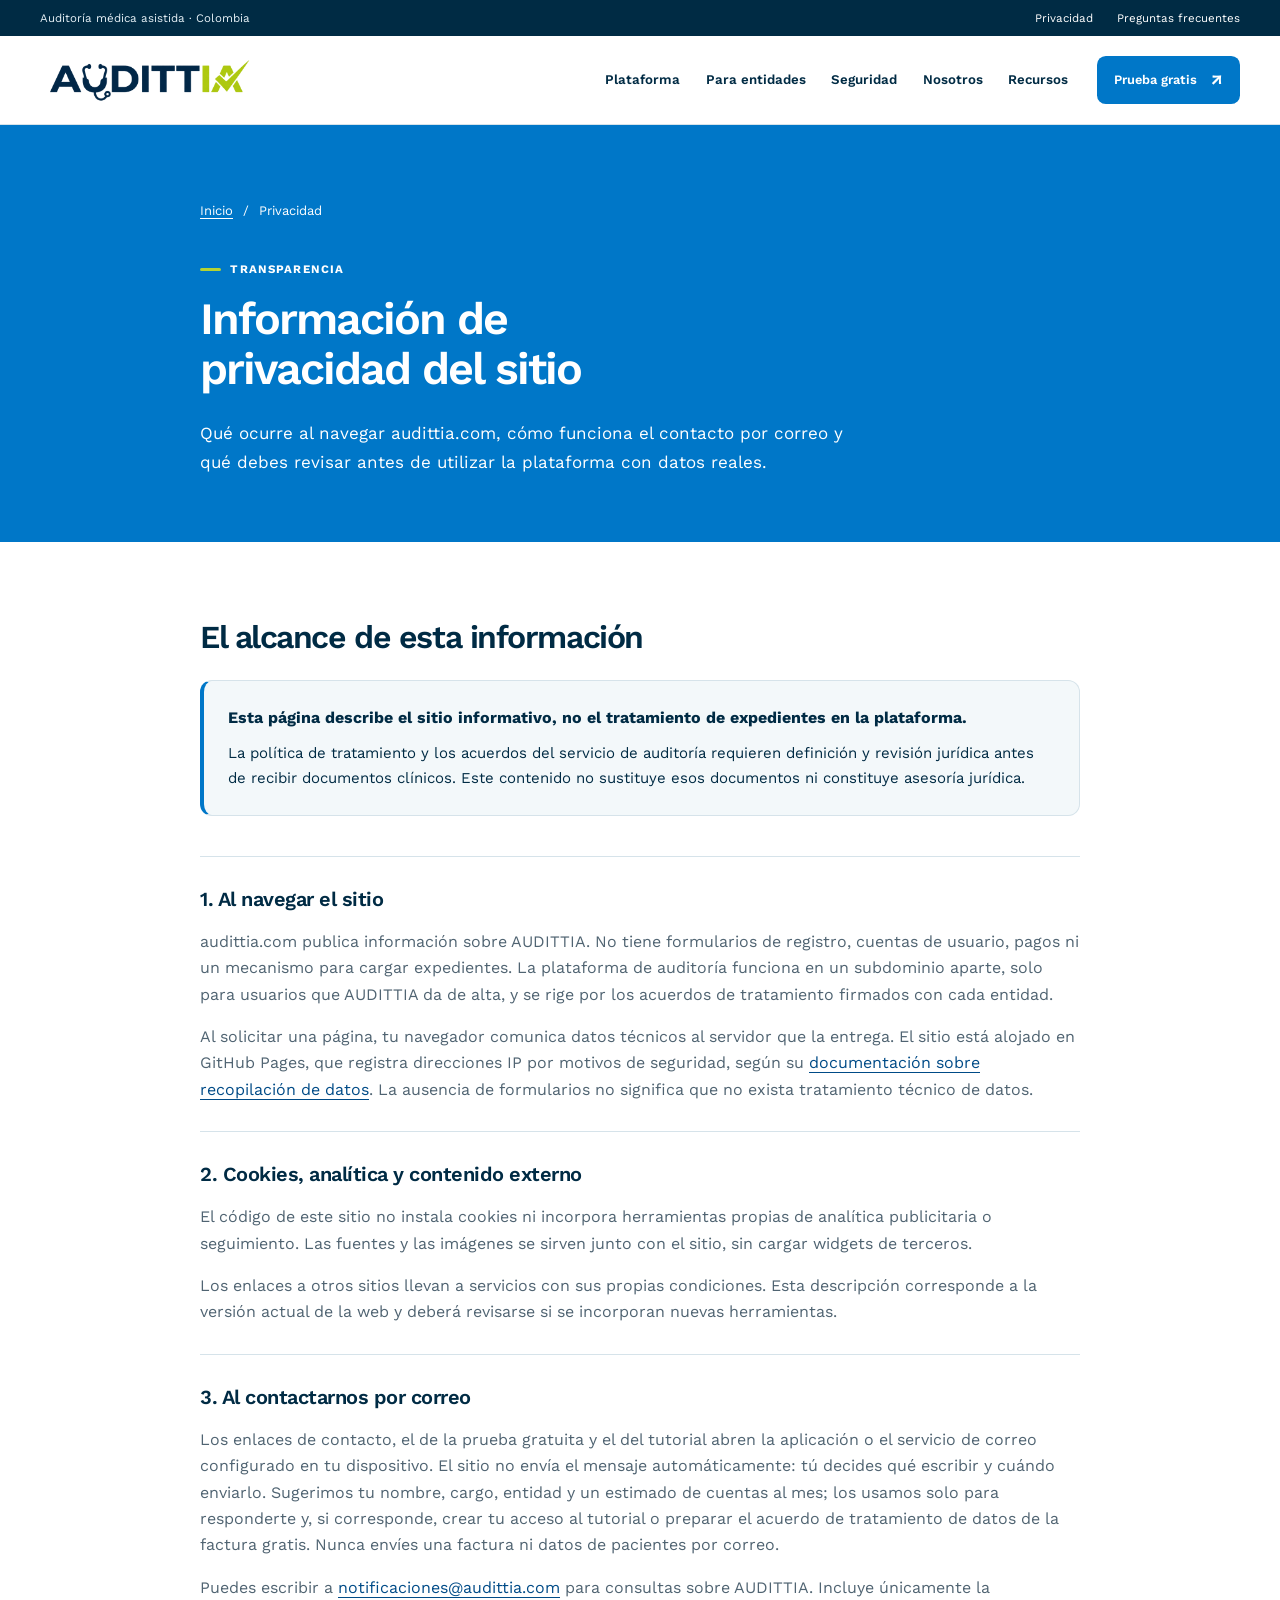
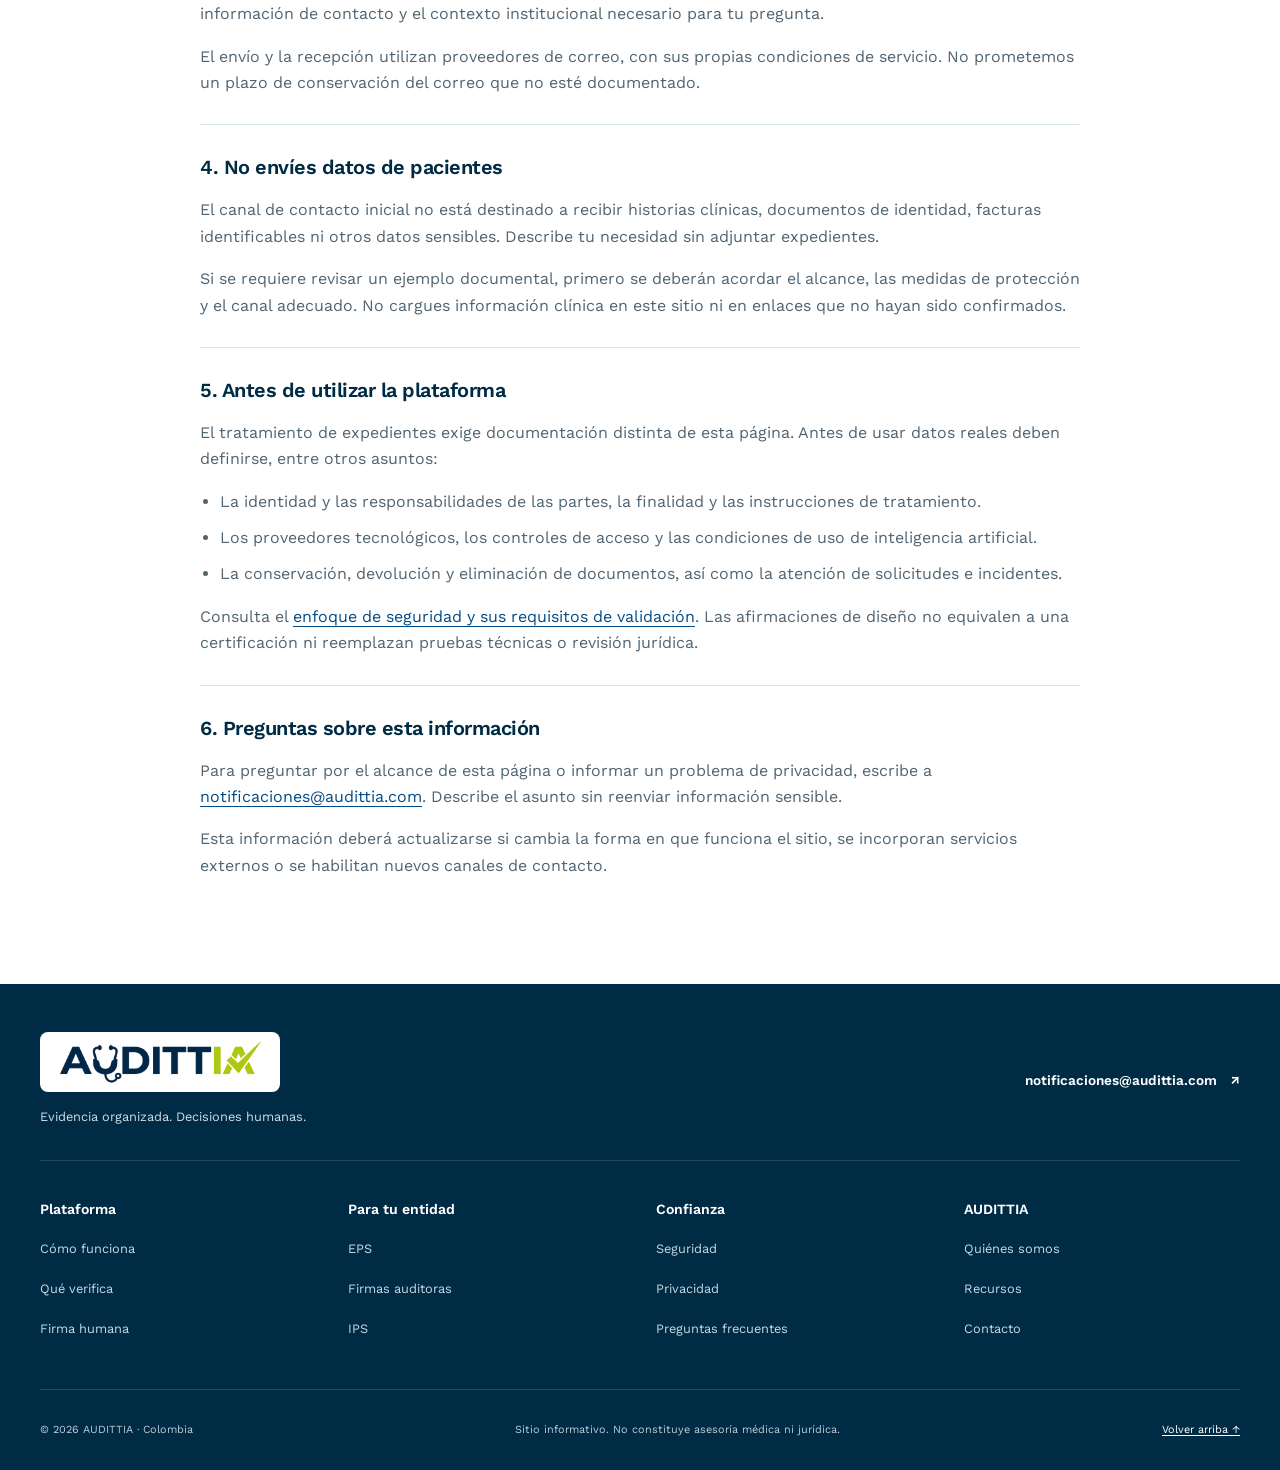
<file: privacidad.html>
<!doctype html>
<html lang="es-CO">
<head>
  <meta charset="utf-8">
  <meta http-equiv="Content-Security-Policy" content="default-src 'self'; script-src 'self'; style-src 'self'; img-src 'self'; font-src 'self'; connect-src 'none'; object-src 'none'; base-uri 'none'; form-action 'none'; upgrade-insecure-requests">
  <meta name="referrer" content="no-referrer">
  <meta name="viewport" content="width=device-width, initial-scale=1">
  <meta name="description" content="Información sobre privacidad al navegar audittia.com, contacto por correo y alcance del tratamiento de datos en el sitio.">
  <meta name="theme-color" content="#0077c8">
  <meta property="og:title" content="Privacidad del sitio | AUDITTIA">
  <meta property="og:description" content="Alcance del sitio informativo, datos técnicos, contacto por correo y precauciones con información sensible.">
  <meta property="og:type" content="website">
  <meta property="og:locale" content="es_CO">
  <link rel="canonical" href="https://audittia.com/privacidad.html">
  <link rel="icon" href="assets/favicon.png" type="image/png">
  <meta property="og:url" content="https://audittia.com/privacidad.html">
  <meta property="og:image" content="https://audittia.com/assets/social-card.png">
  <meta property="og:image:width" content="1200">
  <meta property="og:image:height" content="630">
  <meta property="og:image:alt" content="AUDITTIA. Evidencia organizada. Decisiones humanas.">
  <meta name="twitter:card" content="summary_large_image">
  <link rel="preload" href="assets/fonts/work-sans-600.woff2" as="font" type="font/woff2" crossorigin>
  <title>Privacidad del sitio | AUDITTIA</title>
  <link rel="stylesheet" href="styles.css">
  <link rel="stylesheet" href="interiores.css">
  <script src="site.js?v=mobile-video-2" defer></script>
</head>
<body>
  <!-- Accesibilidad -->
  <a class="saltar-contenido" href="#contenido-principal">Saltar al contenido principal</a>

  <div class="barra-utilidad" role="region" aria-label="Información institucional"><div class="contenedor barra-utilidad__interior"><p>Auditoría médica asistida · Colombia</p><nav aria-label="Enlaces institucionales"><a href="privacidad.html" aria-current="page">Privacidad</a><a href="recursos.html#preguntas">Preguntas frecuentes</a></nav></div></div>
  <header class="encabezado">
    <div class="contenedor encabezado__interior">
      <a class="marca" href="index.html" aria-label="AUDITTIA, página de inicio"><img src="assets/audittia-logo.png" width="1400" height="287" alt="AUDITTIA"></a>
      <nav class="navegacion" aria-label="Navegación principal"><ul class="navegacion__lista"><li><a href="plataforma.html">Plataforma</a></li><li><a href="para-entidades.html">Para entidades</a></li><li><a href="seguridad.html">Seguridad</a></li><li><a href="nosotros.html">Nosotros</a></li><li><a href="recursos.html">Recursos</a></li></ul></nav>
      <details class="menu-movil"><summary>Menú</summary><nav aria-label="Navegación móvil"><a href="plataforma.html">Plataforma</a><a href="para-entidades.html">Para entidades</a><a href="seguridad.html">Seguridad</a><a href="nosotros.html">Nosotros</a><a href="recursos.html">Recursos</a><a href="factura-gratis.html">Prueba gratis</a><a href="mailto:notificaciones@audittia.com">Contacto</a></nav></details>
      <!-- Activar cuando exista el servidor: <a class="boton boton--compacto" href="https://piloto.audittia.com">Ingresar</a> -->
      <a class="boton boton--compacto" href="factura-gratis.html">Prueba gratis <span aria-hidden="true">↗</span></a>
    </div>
  </header>

  <main id="contenido-principal" tabindex="-1">
    <!-- Alcance informativo del sitio, distinto del servicio de auditoría. -->
    <section class="hero hero--interior" aria-labelledby="titulo-politica">
      <div class="contenedor contenido-angosto">
        <nav class="migas migas--claro" aria-label="Migas de pan"><a href="index.html">Inicio</a><span aria-hidden="true">/</span><span>Privacidad</span></nav>
        <p class="etiqueta etiqueta--hero">Transparencia</p>
        <h1 id="titulo-politica">Información de privacidad del sitio</h1>
        <p class="hero-pagina__resumen">Qué ocurre al navegar audittia.com, cómo funciona el contacto por correo y qué debes revisar antes de utilizar la plataforma con datos reales.</p>
      </div>
    </section>

    <section class="seccion" aria-labelledby="titulo-estructura-politica">
      <div class="contenedor contenido-angosto politica">
        <h2 id="titulo-estructura-politica">El alcance de esta información</h2>
        <div class="aviso-borrador" role="note" aria-label="Alcance de la información de privacidad">
          <strong>Esta página describe el sitio informativo, no el tratamiento de expedientes en la plataforma.</strong>
          <p>La política de tratamiento y los acuerdos del servicio de auditoría requieren definición y revisión jurídica antes de recibir documentos clínicos. Este contenido no sustituye esos documentos ni constituye asesoría jurídica.</p>
        </div>

        <section aria-labelledby="alcance">
          <h3 id="alcance">1. Al navegar el sitio</h3>
          <p>audittia.com publica información sobre AUDITTIA. No tiene formularios de registro, cuentas de usuario, pagos ni un mecanismo para cargar expedientes. La plataforma de auditoría funciona en un subdominio aparte, solo para usuarios que AUDITTIA da de alta, y se rige por los acuerdos de tratamiento firmados con cada entidad.</p>
          <p>Al solicitar una página, tu navegador comunica datos técnicos al servidor que la entrega. El sitio está alojado en GitHub Pages, que registra direcciones IP por motivos de seguridad, según su <a href="https://docs.github.com/en/pages/getting-started-with-github-pages/what-is-github-pages#data-collection">documentación sobre recopilación de datos</a>. La ausencia de formularios no significa que no exista tratamiento técnico de datos.</p>
        </section>

        <section aria-labelledby="cookies">
          <h3 id="cookies">2. Cookies, analítica y contenido externo</h3>
          <p>El código de este sitio no instala cookies ni incorpora herramientas propias de analítica publicitaria o seguimiento. Las fuentes y las imágenes se sirven junto con el sitio, sin cargar widgets de terceros.</p>
          <p>Los enlaces a otros sitios llevan a servicios con sus propias condiciones. Esta descripción corresponde a la versión actual de la web y deberá revisarse si se incorporan nuevas herramientas.</p>
        </section>

        <section aria-labelledby="canales">
          <h3 id="canales">3. Al contactarnos por correo</h3>
          <p>Los enlaces de contacto, el de la prueba gratuita y el del tutorial abren la aplicación o el servicio de correo configurado en tu dispositivo. El sitio no envía el mensaje automáticamente: tú decides qué escribir y cuándo enviarlo. Sugerimos tu nombre, cargo, entidad y un estimado de cuentas al mes; los usamos solo para responderte y, si corresponde, crear tu acceso al tutorial o preparar el acuerdo de tratamiento de datos de la factura gratis. Nunca envíes una factura ni datos de pacientes por correo.</p>
          <p>Puedes escribir a <a href="mailto:notificaciones@audittia.com">notificaciones@audittia.com</a> para consultas sobre AUDITTIA. Incluye únicamente la información de contacto y el contexto institucional necesario para tu pregunta.</p>
          <p>El envío y la recepción utilizan proveedores de correo, con sus propias condiciones de servicio. No prometemos un plazo de conservación del correo que no esté documentado.</p>
        </section>

        <section aria-labelledby="datos-sensibles">
          <h3 id="datos-sensibles">4. No envíes datos de pacientes</h3>
          <p>El canal de contacto inicial no está destinado a recibir historias clínicas, documentos de identidad, facturas identificables ni otros datos sensibles. Describe tu necesidad sin adjuntar expedientes.</p>
          <p>Si se requiere revisar un ejemplo documental, primero se deberán acordar el alcance, las medidas de protección y el canal adecuado. No cargues información clínica en este sitio ni en enlaces que no hayan sido confirmados.</p>
        </section>

        <section aria-labelledby="seguridad">
          <h3 id="seguridad">5. Antes de utilizar la plataforma</h3>
          <p>El tratamiento de expedientes exige documentación distinta de esta página. Antes de usar datos reales deben definirse, entre otros asuntos:</p>
          <ul>
            <li>La identidad y las responsabilidades de las partes, la finalidad y las instrucciones de tratamiento.</li>
            <li>Los proveedores tecnológicos, los controles de acceso y las condiciones de uso de inteligencia artificial.</li>
            <li>La conservación, devolución y eliminación de documentos, así como la atención de solicitudes e incidentes.</li>
          </ul>
          <p>Consulta el <a href="seguridad.html">enfoque de seguridad y sus requisitos de validación</a>. Las afirmaciones de diseño no equivalen a una certificación ni reemplazan pruebas técnicas o revisión jurídica.</p>
        </section>

        <section aria-labelledby="procedimiento">
          <h3 id="procedimiento">6. Preguntas sobre esta información</h3>
          <p>Para preguntar por el alcance de esta página o informar un problema de privacidad, escribe a <a href="mailto:notificaciones@audittia.com">notificaciones@audittia.com</a>. Describe el asunto sin reenviar información sensible.</p>
          <p id="cambios">Esta información deberá actualizarse si cambia la forma en que funciona el sitio, se incorporan servicios externos o se habilitan nuevos canales de contacto.</p>
        </section>
      </div>
    </section>
  </main>

  <!-- Pie de página -->
  <footer class="pie"><div class="contenedor">
    <div class="pie__cabecera"><div><p class="pie__marca"><img src="assets/audittia-logo.png" width="1400" height="287" alt="AUDITTIA"></p><p>Evidencia organizada. Decisiones humanas.</p></div><a class="enlace-flecha" href="mailto:notificaciones@audittia.com">notificaciones@audittia.com <span aria-hidden="true">↗</span></a></div>
    <div class="pie__rejilla"><section><h2>Plataforma</h2><a href="plataforma.html#metodo">Cómo funciona</a><a href="plataforma.html#verificaciones">Qué verifica</a><a href="plataforma.html#firma-humana">Firma humana</a></section><section><h2>Para tu entidad</h2><a href="para-entidades.html#eps">EPS</a><a href="para-entidades.html#firmas">Firmas auditoras</a><a href="para-entidades.html#ips">IPS</a></section><section><h2>Confianza</h2><a href="seguridad.html">Seguridad</a><a href="privacidad.html">Privacidad</a><a href="recursos.html#preguntas">Preguntas frecuentes</a></section><section><h2>AUDITTIA</h2><a href="nosotros.html">Quiénes somos</a><a href="recursos.html">Recursos</a><a href="mailto:notificaciones@audittia.com">Contacto</a></section></div>
    <div class="pie__aviso"><p>© 2026 AUDITTIA · Colombia</p><p>Sitio informativo. No constituye asesoría médica ni jurídica.</p><a href="#contenido-principal">Volver arriba ↑</a></div>
  </div></footer>
</body>
</html>
</file>
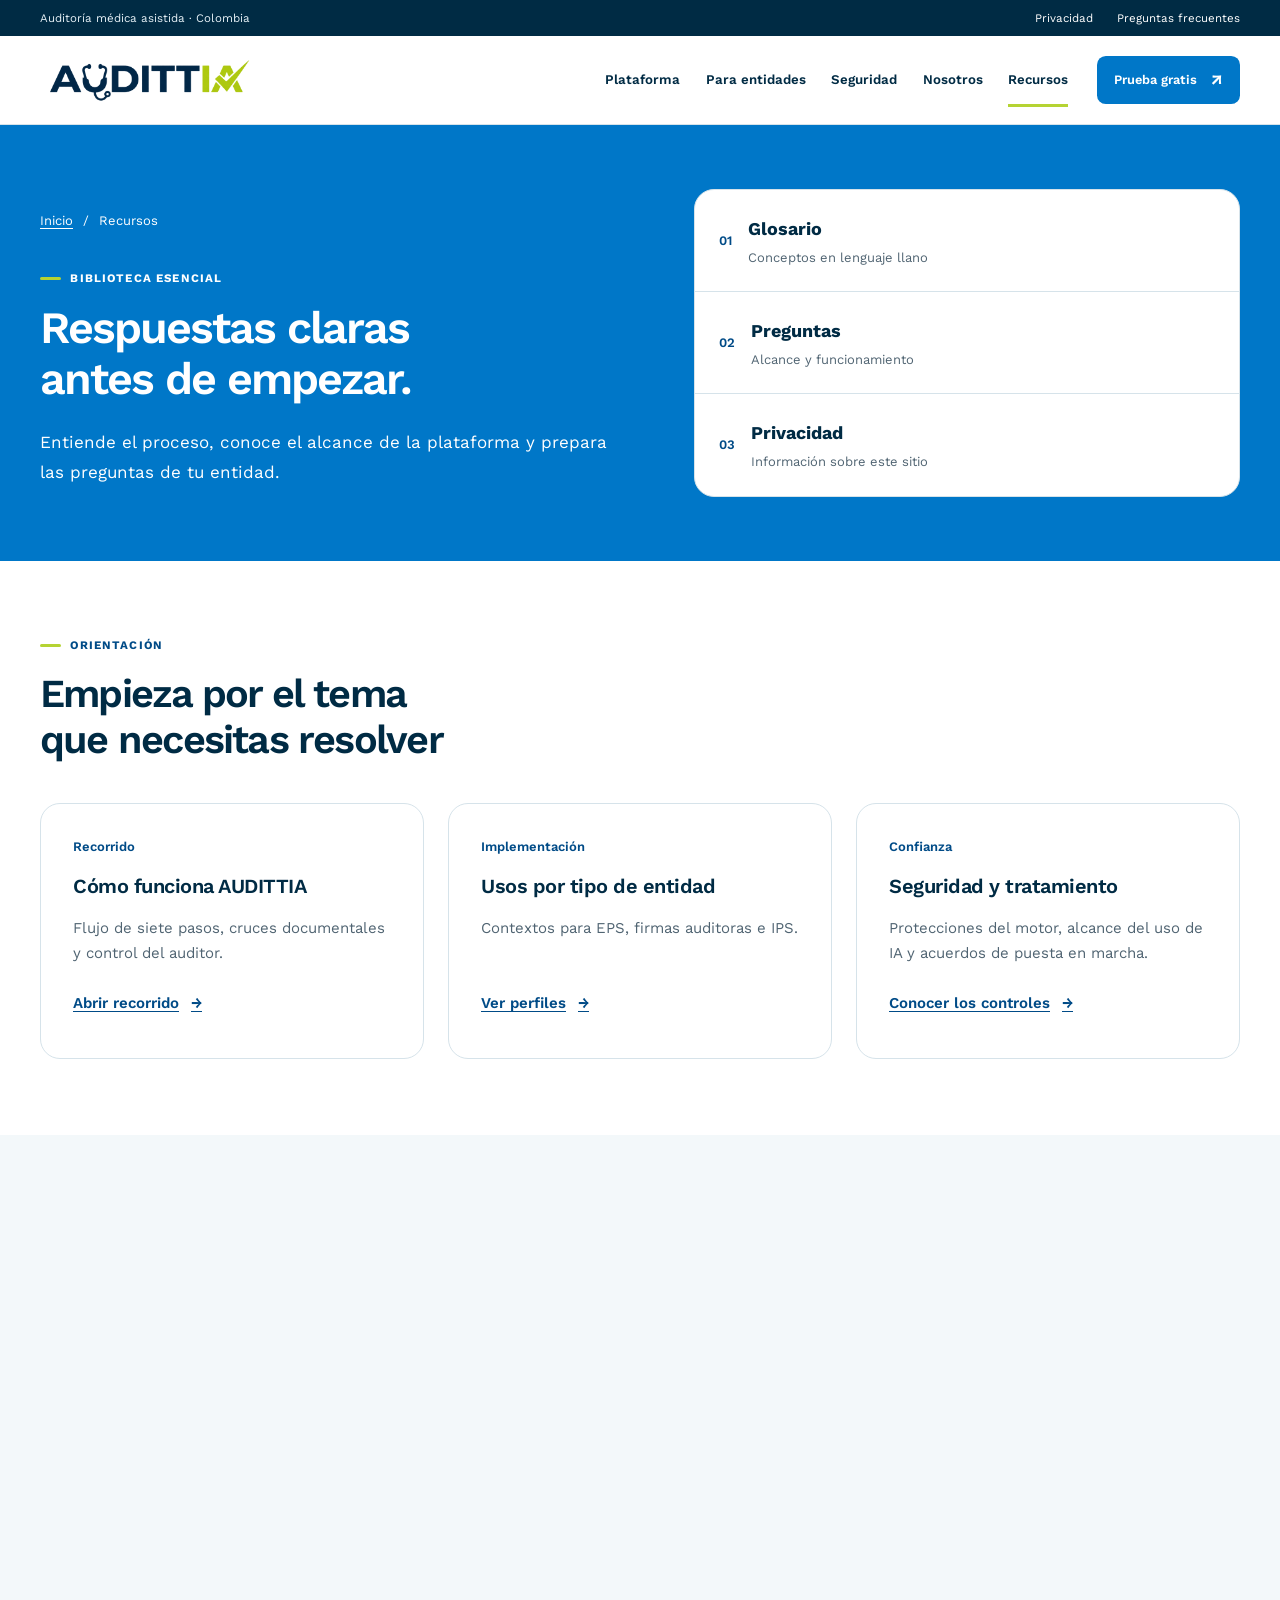
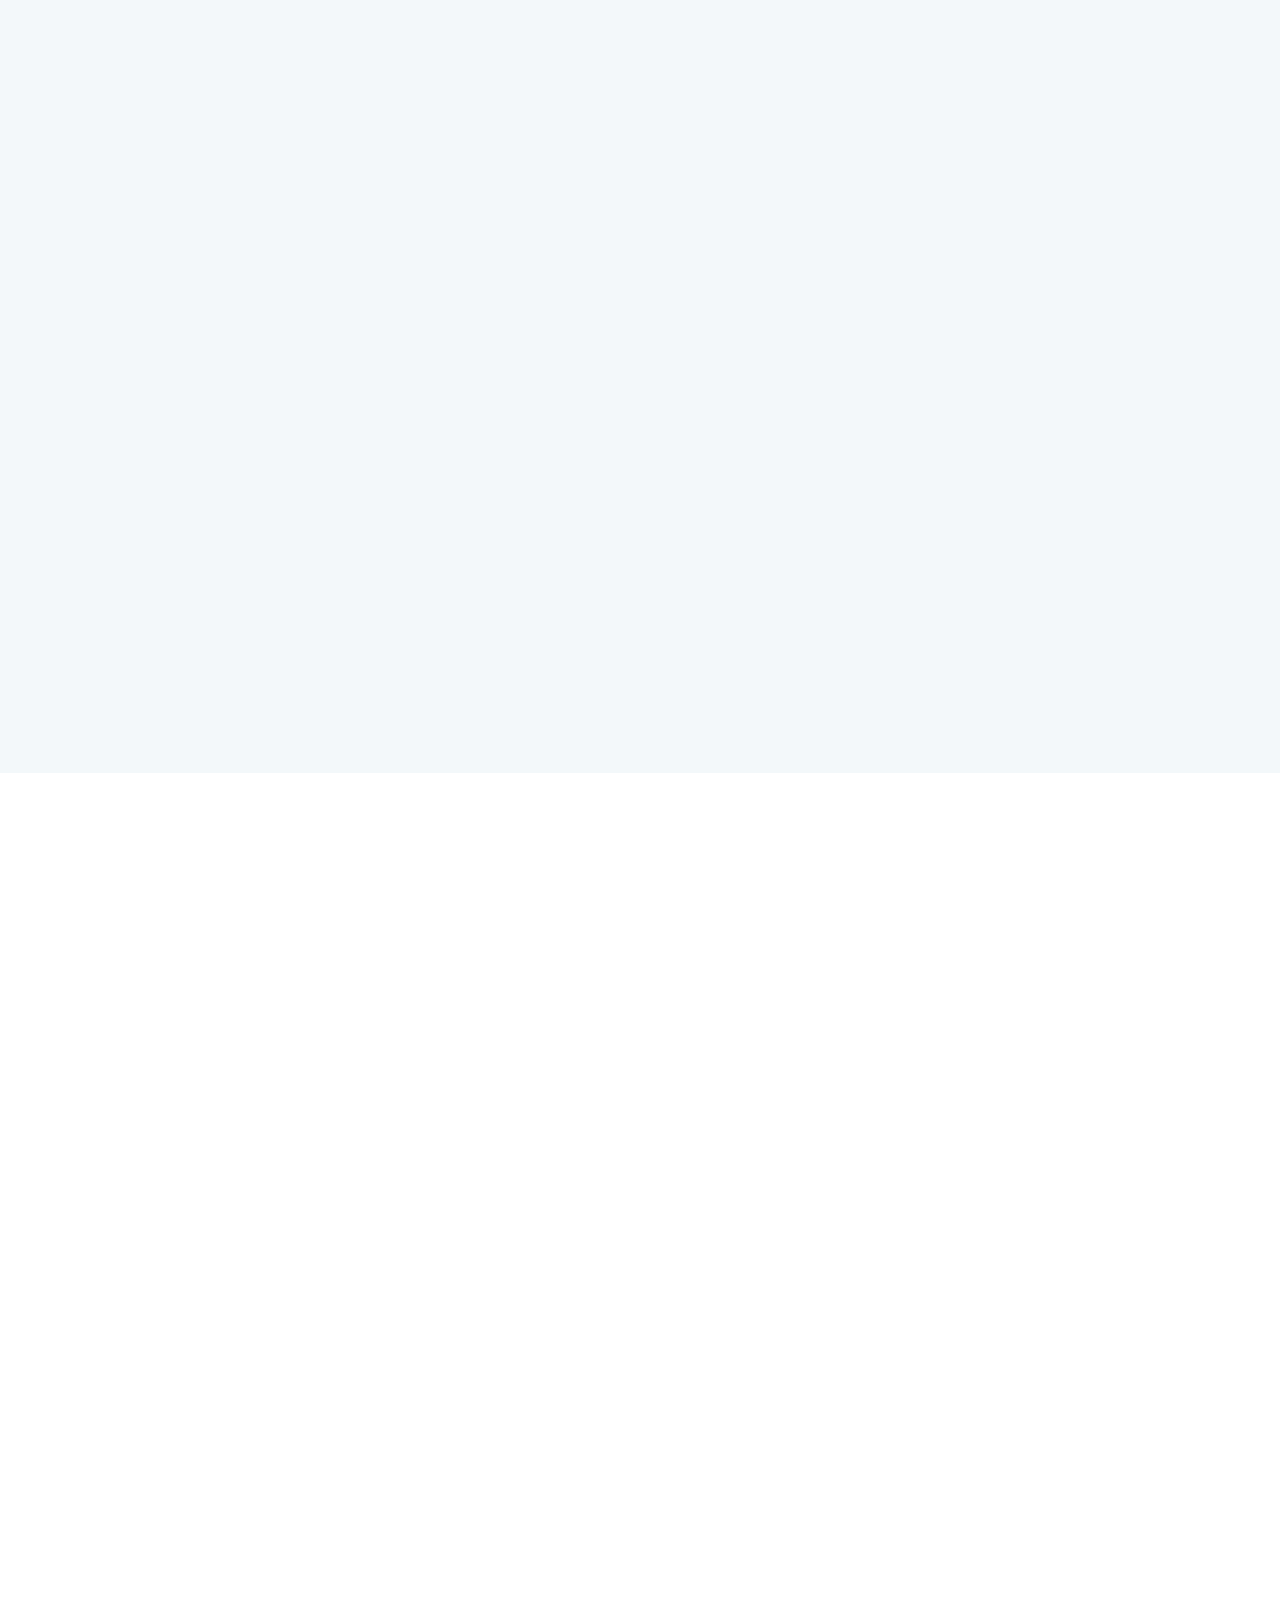
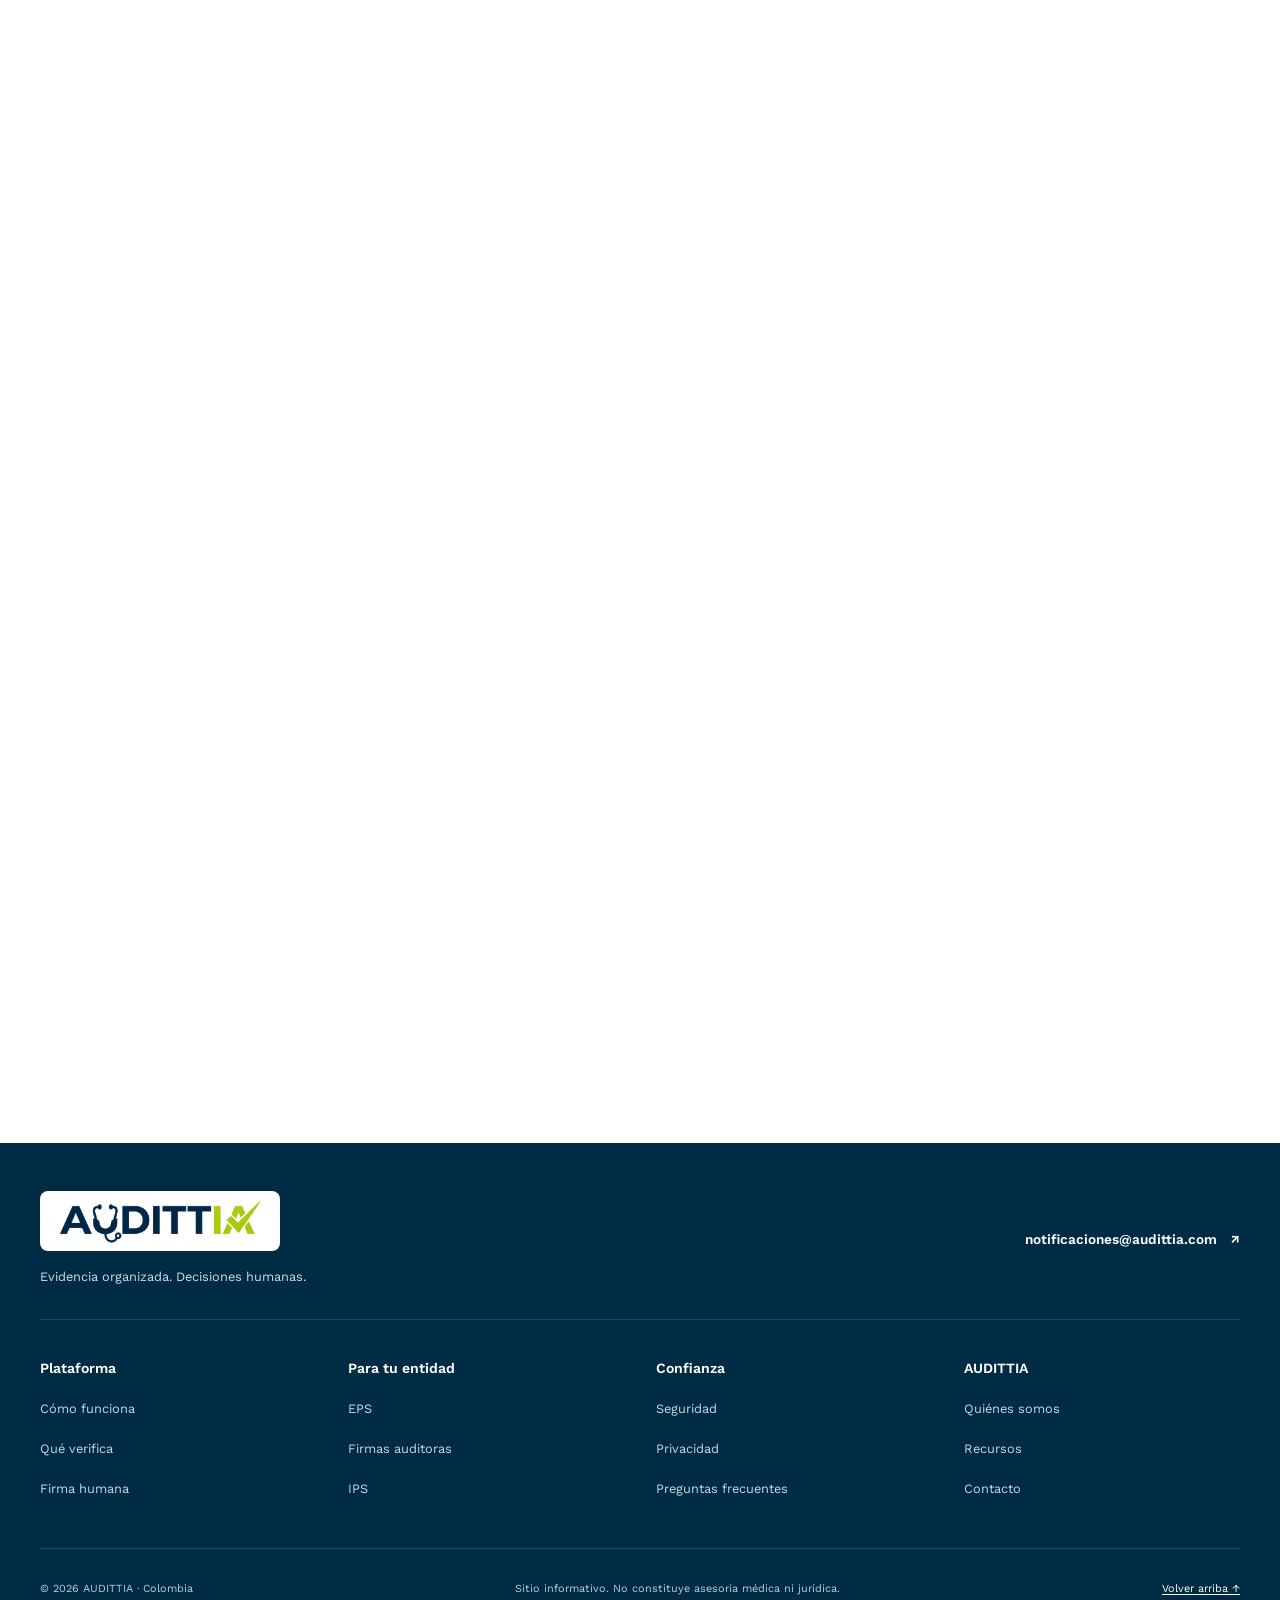
<file: recursos.html>
<!doctype html>
<html lang="es-CO">
<head>
  <meta charset="utf-8">
  <meta http-equiv="Content-Security-Policy" content="default-src 'self'; script-src 'self'; style-src 'self'; img-src 'self'; font-src 'self'; connect-src 'none'; object-src 'none'; base-uri 'none'; form-action 'none'; upgrade-insecure-requests">
  <meta name="referrer" content="no-referrer">
  <meta name="viewport" content="width=device-width, initial-scale=1">
  <meta name="description" content="Glosario, preguntas frecuentes y documentos informativos sobre AUDITTIA y la auditoría de cuentas médicas.">
  <meta name="theme-color" content="#0077c8">
  <meta property="og:title" content="Recursos | AUDITTIA">
  <meta property="og:description" content="Respuestas en lenguaje llano sobre la plataforma, su alcance y el tratamiento de datos.">
  <meta property="og:type" content="website">
  <meta property="og:locale" content="es_CO">
  <link rel="canonical" href="https://audittia.com/recursos.html">
  <link rel="icon" href="assets/favicon.png" type="image/png">
  <meta property="og:url" content="https://audittia.com/recursos.html">
  <meta property="og:image" content="https://audittia.com/assets/social-card.png">
  <meta property="og:image:width" content="1200">
  <meta property="og:image:height" content="630">
  <meta property="og:image:alt" content="AUDITTIA. Evidencia organizada. Decisiones humanas.">
  <meta name="twitter:card" content="summary_large_image">
  <link rel="preload" href="assets/fonts/work-sans-600.woff2" as="font" type="font/woff2" crossorigin>
  <title>Recursos | AUDITTIA</title>
  <link rel="stylesheet" href="styles.css">
  <link rel="stylesheet" href="interiores.css">
  <script src="site.js?v=mobile-video-2" defer></script>
</head>
<body>
  <a class="saltar-contenido" href="#contenido-principal">Saltar al contenido principal</a>
  <div class="barra-utilidad" role="region" aria-label="Información institucional"><div class="contenedor barra-utilidad__interior"><p>Auditoría médica asistida · Colombia</p><nav aria-label="Enlaces institucionales"><a href="privacidad.html">Privacidad</a><a href="recursos.html#preguntas">Preguntas frecuentes</a></nav></div></div>
  <header class="encabezado">
    <div class="contenedor encabezado__interior">
      <a class="marca" href="index.html" aria-label="AUDITTIA, página de inicio"><img src="assets/audittia-logo.png" width="1400" height="287" alt="AUDITTIA"></a>
      <nav class="navegacion" aria-label="Navegación principal"><ul class="navegacion__lista"><li><a href="plataforma.html">Plataforma</a></li><li><a href="para-entidades.html">Para entidades</a></li><li><a href="seguridad.html">Seguridad</a></li><li><a href="nosotros.html">Nosotros</a></li><li><a href="recursos.html" aria-current="page">Recursos</a></li></ul></nav>
      <details class="menu-movil"><summary>Menú</summary><nav aria-label="Navegación móvil"><a href="plataforma.html">Plataforma</a><a href="para-entidades.html">Para entidades</a><a href="seguridad.html">Seguridad</a><a href="nosotros.html">Nosotros</a><a href="recursos.html" aria-current="page">Recursos</a><a href="factura-gratis.html">Prueba gratis</a><a href="mailto:notificaciones@audittia.com">Contacto</a></nav></details>
      <!-- Activar cuando exista el servidor: <a class="boton boton--compacto" href="https://piloto.audittia.com">Ingresar</a> -->
      <a class="boton boton--compacto" href="factura-gratis.html">Prueba gratis <span aria-hidden="true">↗</span></a>
    </div>
  </header>

  <main id="contenido-principal" tabindex="-1">
    <section class="hero-pagina hero-pagina--azul hero-pagina--recursos" aria-labelledby="titulo-recursos">
      <div class="contenedor hero-pagina__interior">
        <div>
          <nav class="migas migas--claro" aria-label="Migas de pan"><a href="index.html">Inicio</a><span aria-hidden="true">/</span><span>Recursos</span></nav>
          <p class="etiqueta etiqueta--hero">Biblioteca esencial</p>
          <h1 id="titulo-recursos">Respuestas claras antes de empezar.</h1>
          <p class="hero-pagina__resumen">Entiende el proceso, conoce el alcance de la plataforma y prepara las preguntas de tu entidad.</p>
        </div>
        <nav class="indice-recursos" aria-label="Índice de recursos">
          <a href="#glosario"><span>01</span><strong>Glosario</strong><small>Conceptos en lenguaje llano</small></a>
          <a href="#preguntas"><span>02</span><strong>Preguntas</strong><small>Alcance y funcionamiento</small></a>
          <a href="privacidad.html"><span>03</span><strong>Privacidad</strong><small>Información sobre este sitio</small></a>
        </nav>
      </div>
    </section>

    <section class="seccion seccion--recursos-destacados" aria-labelledby="titulo-documentos">
      <div class="contenedor">
        <div class="encabezado-seccion"><p class="etiqueta">Orientación</p><h2 id="titulo-documentos">Empieza por el tema que necesitas resolver</h2></div>
        <div class="tarjetas-recursos">
          <article><p class="tarjetas-recursos__tipo">Recorrido</p><h3>Cómo funciona AUDITTIA</h3><p>Flujo de siete pasos, cruces documentales y control del auditor.</p><a href="plataforma.html">Abrir recorrido <span aria-hidden="true">→</span></a></article>
          <article><p class="tarjetas-recursos__tipo">Implementación</p><h3>Usos por tipo de entidad</h3><p>Contextos para EPS, firmas auditoras e IPS.</p><a href="para-entidades.html">Ver perfiles <span aria-hidden="true">→</span></a></article>
          <article><p class="tarjetas-recursos__tipo">Confianza</p><h3>Seguridad y tratamiento</h3><p>Protecciones del motor, alcance del uso de IA y acuerdos de puesta en marcha.</p><a href="seguridad.html">Conocer los controles <span aria-hidden="true">→</span></a></article>
        </div>
      </div>
    </section>

    <section class="seccion seccion--glosario" id="glosario" aria-labelledby="titulo-glosario-recursos">
      <div class="contenedor">
        <div class="encabezado-seccion"><p class="etiqueta">Términos del proceso</p><h2 id="titulo-glosario-recursos">Glosario en lenguaje llano</h2></div>
        <dl class="glosario">
          <div class="glosario__termino"><dt>Glosa</dt><dd>Objeción formal a una parte de una factura de salud cuando el cobro no cumple una condición documental, clínica, contractual o normativa.</dd></div>
          <div class="glosario__termino"><dt>IPS</dt><dd>Institución Prestadora de Servicios de Salud, como una clínica, un hospital u otro prestador habilitado.</dd></div>
          <div class="glosario__termino"><dt>EPS</dt><dd>Entidad Promotora de Salud. Entre sus funciones está gestionar el aseguramiento y el pago de servicios dentro del sistema.</dd></div>
          <div class="glosario__termino"><dt>SGSSS</dt><dd>Sistema General de Seguridad Social en Salud de Colombia.</dd></div>
          <div class="glosario__termino"><dt>Pertinencia clínica</dt><dd>Relación justificada entre la condición del paciente y el servicio, procedimiento o tratamiento que recibió.</dd></div>
          <div class="glosario__termino"><dt>Expediente o soportes</dt><dd>Conjunto de documentos que permite comprobar la atención y el cobro: factura, historia clínica, órdenes, autorizaciones y registros, entre otros.</dd></div>
          <div class="glosario__termino"><dt>Resolución 2284 de 2023</dt><dd>Norma del Ministerio de Salud y Protección Social que adopta, entre otros contenidos, el Manual Único de Devoluciones, Glosas y Respuestas.</dd></div>
          <div class="glosario__termino"><dt>Radicación</dt><dd>Presentación formal de una factura, una glosa, una respuesta u otro documento ante la parte que debe recibirlo.</dd></div>
          <div class="glosario__termino"><dt>Carácter de la glosa</dt><dd>Qué tan firme es cada objeción. <strong>Definitiva:</strong> el expediente prueba el hecho. <strong>Condicional:</strong> falta un soporte que el prestador puede aportar. <strong>Observación:</strong> constancia sin valor, que no objeta ningún cargo.</dd></div>
          <div class="glosario__termino"><dt>Informe radicable</dt><dd>El informe que la entidad puede presentar. En AUDITTIA se genera solo después de que el auditor revisa y aprueba la cuenta.</dd></div>
          <div class="glosario__termino"><dt>Seudonimización</dt><dd>Sustitución de nombres, documentos y otros identificadores por marcadores. Reduce la exposición, pero no equivale a anonimizar: los datos clínicos siguen siendo sensibles.</dd></div>
          <div class="glosario__termino"><dt>Retención cero</dt><dd>Condición del proveedor de IA por la que, para las funciones cubiertas, no conserva los mensajes ni las respuestas una vez devuelta la respuesta, con las excepciones de sus condiciones.</dd></div>
          <div class="glosario__termino"><dt>Manual SOAT e ISS 2001</dt><dd>Manuales tarifarios de referencia en Colombia. Sirven para verificar valores cuando el contrato remite a ellos o cuando no hay tarifa pactada.</dd></div>
          <div class="glosario__termino"><dt>REPS</dt><dd>Registro Especial de Prestadores de Servicios de Salud: dónde consta qué sedes y servicios tiene habilitados cada prestador.</dd></div>
        </dl>
      </div>
    </section>

    <section class="seccion seccion--preguntas" id="preguntas" aria-labelledby="titulo-preguntas-recursos">
      <div class="contenedor contenido-angosto">
        <div class="encabezado-seccion"><p class="etiqueta">Respuestas directas</p><h2 id="titulo-preguntas-recursos">Preguntas frecuentes</h2></div>
        <div class="preguntas">
          <details><summary>¿La inteligencia artificial reemplaza al auditor?</summary><div class="pregunta__respuesta"><p>No. La plataforma prepara verificaciones y un borrador estructurado. El auditor médico revisa cada hallazgo, corrige lo necesario y firma. Sin su aprobación no hay informe definitivo.</p></div></details>
          <details><summary>¿Qué pasa con los datos de los pacientes?</summary><div class="pregunta__respuesta"><p>El motor sustituye identificadores antes del análisis y revisa los extractos destinados a la IA; si detecta identificadores en el envío, lo bloquea. La página de <a href="seguridad.html">Seguridad</a> explica estas protecciones, el alcance de la retención cero y las condiciones de puesta en marcha. Este sitio no recibe expedientes. No envíes historias clínicas en el primer contacto por correo.</p></div></details>
          <details><summary>¿Se usan nuestros datos para entrenar modelos?</summary><div class="pregunta__respuesta"><p>No. Usamos la API comercial de Anthropic, cuyas condiciones excluyen el entrenamiento de modelos con los datos del cliente sin permiso expreso, y la organización tiene activada la retención cero desde el 14 de octubre de 2026. Puedes pedir esa documentación en la revisión técnica.</p></div></details>
          <details><summary>¿Sobre qué norma se sustentan las glosas?</summary><div class="pregunta__respuesta"><p>El informe utiliza el instructivo de auditoría de la plataforma y la codificación aplicable del Manual Único de Devoluciones, Glosas y Respuestas adoptado por la Resolución 2284 de 2023, junto con las demás reglas pertinentes al caso. El auditor valida el sustento antes de firmar.</p></div></details>
          <details><summary>¿Qué formatos de expediente acepta?</summary><div class="pregunta__respuesta"><p>Los PDF del expediente de la cuenta: factura, historia clínica, órdenes, autorizaciones, registros de enfermería y demás soportes, hasta 25 MB por archivo. Los lectores se calibran por sistema de historia clínica, así que confirmamos la compatibilidad con los formatos de tu entidad antes de empezar. Descríbelos sin adjuntar expedientes ni datos personales.</p></div></details>
          <details><summary>¿Cómo se contrata?</summary><div class="pregunta__respuesta"><p>AUDITTIA es un servicio que operamos nosotros, en dos modalidades: espacio compartido, para auditores independientes y EPS medianas, o instalación dedicada en Colombia, para EPS grandes. La propuesta se define según el volumen de cuentas y el equipo. <a href="mailto:notificaciones@audittia.com">Escríbenos</a> con el tipo de entidad, el tamaño del equipo y el proceso que quieres fortalecer.</p></div></details>
          <details><summary>¿La plataforma presenta la glosa ante el prestador?</summary><div class="pregunta__respuesta"><p>No. La plataforma prepara el informe para revisión. La entidad cliente conserva el control de su proceso de aprobación y radicación.</p></div></details>
          <details><summary>¿Sirve para revisar cuentas antes de radicarlas?</summary><div class="pregunta__respuesta"><p>Sí. El informe sigue la lógica con la que audita la EPS, así que una IPS puede usarlo para anticipar las glosas probables y completar soportes antes de presentar su cuenta.</p></div></details>
          <details><summary>¿Cómo se debe separar la información de distintas entidades?</summary><div class="pregunta__respuesta"><p>Cada entidad trabaja en su propio espacio: un usuario solo ve las cuentas de su entidad, y una cuenta ajena responde como si no existiera. Así está construido y probado; se verifica de nuevo en el servidor de producción antes del primer cliente. Las EPS grandes pueden tener una instalación dedicada.</p></div></details>
          <details><summary>¿Cómo entro a la plataforma?</summary><div class="pregunta__respuesta"><p>La plataforma funciona en un subdominio propio de audittia.com, separado de este sitio. No hay registro abierto: AUDITTIA da de alta a cada auditor y le entrega su clave por un canal seguro.</p></div></details>
          <details><summary>¿Qué incluye el tutorial?</summary><div class="pregunta__respuesta"><p>Una instalación aparte con cuentas inventadas ya auditadas, sin fecha de vencimiento. Una guía paso a paso explica cada pantalla, y practicas cuando quieras: recorres la bandeja, revisas las glosas, decides fila por fila, apruebas y descargas un informe marcado «DEMOSTRACIÓN — NO RADICABLE». Cada usuario tiene su propia copia y puede volver a empezar. No se cargan archivos. <a href="mailto:notificaciones@audittia.com?subject=Acceso%20al%20tutorial%20de%20AUDITTIA&body=Nombre%3A%0ACargo%3A%0AEntidad%3A%0ACuentas%20m%C3%A9dicas%20al%20mes%20%28aprox.%29%3A%0A%0ANo%20incluyas%20datos%20de%20pacientes.%0A">Pide tu acceso por correo</a>.</p></div></details>
          <details><summary>¿Cómo funciona la factura gratis?</summary><div class="pregunta__respuesta"><p>Auditamos sin costo una factura real de tu entidad, con su contrato, soportes y anexos, y te entregamos el informe para que lo compares con el de tu equipo. Antes de recibirla firmamos un acuerdo de tratamiento de datos; la factura nunca se envía por correo. <a href="factura-gratis.html">Mira cómo solicitarla</a>.</p></div></details>
          <details><summary>¿Dónde se alojan los datos?</summary><div class="pregunta__respuesta"><p>En la región Bogotá de Oracle Cloud, en Colombia; el servidor entra en operación antes del primer cliente. A la IA, alojada en Estados Unidos, solo llegan extractos sin los identificadores reconocidos.</p></div></details>
        </div>
      </div>
    </section>

    <section class="seccion seccion--documento-legal" aria-labelledby="titulo-politica-recurso">
      <div class="contenedor bloque-editorial"><div class="bloque-editorial__texto"><p class="etiqueta">Transparencia</p><h2 id="titulo-politica-recurso">Navegar el sitio no es cargar un expediente</h2><p>Esta web es informativa. La política y los acuerdos de tratamiento de la plataforma deben definirse y revisarse antes de usar datos de pacientes.</p></div><aside class="tarjeta-documento"><span>Privacidad del sitio</span><h3>Qué ocurre al visitarnos</h3><p>Conoce el alcance de esta web y las precauciones al escribirnos.</p><a class="boton boton--secundario" href="privacidad.html">Consultar información</a></aside></div>
    </section>

    <section class="seccion" aria-labelledby="titulo-contacto-recursos"><div class="contenedor contacto"><div><p class="etiqueta">¿No encontraste la respuesta?</p><h2 id="titulo-contacto-recursos">Escríbenos directamente</h2><p>Incluye el tipo de entidad y tu pregunta. No adjuntes historias clínicas ni datos de pacientes.</p></div><a class="boton boton--claro" href="mailto:notificaciones@audittia.com">Conversemos por correo <span aria-hidden="true">↗</span></a></div></section>
  </main>

  <footer class="pie"><div class="contenedor">
    <div class="pie__cabecera"><div><p class="pie__marca"><img src="assets/audittia-logo.png" width="1400" height="287" alt="AUDITTIA"></p><p>Evidencia organizada. Decisiones humanas.</p></div><a class="enlace-flecha" href="mailto:notificaciones@audittia.com">notificaciones@audittia.com <span aria-hidden="true">↗</span></a></div>
    <div class="pie__rejilla"><section><h2>Plataforma</h2><a href="plataforma.html#metodo">Cómo funciona</a><a href="plataforma.html#verificaciones">Qué verifica</a><a href="plataforma.html#firma-humana">Firma humana</a></section><section><h2>Para tu entidad</h2><a href="para-entidades.html#eps">EPS</a><a href="para-entidades.html#firmas">Firmas auditoras</a><a href="para-entidades.html#ips">IPS</a></section><section><h2>Confianza</h2><a href="seguridad.html">Seguridad</a><a href="privacidad.html">Privacidad</a><a href="recursos.html#preguntas">Preguntas frecuentes</a></section><section><h2>AUDITTIA</h2><a href="nosotros.html">Quiénes somos</a><a href="recursos.html">Recursos</a><a href="mailto:notificaciones@audittia.com">Contacto</a></section></div>
    <div class="pie__aviso"><p>© 2026 AUDITTIA · Colombia</p><p>Sitio informativo. No constituye asesoría médica ni jurídica.</p><a href="#contenido-principal">Volver arriba ↑</a></div>
  </div></footer>
</body>
</html>
</file>
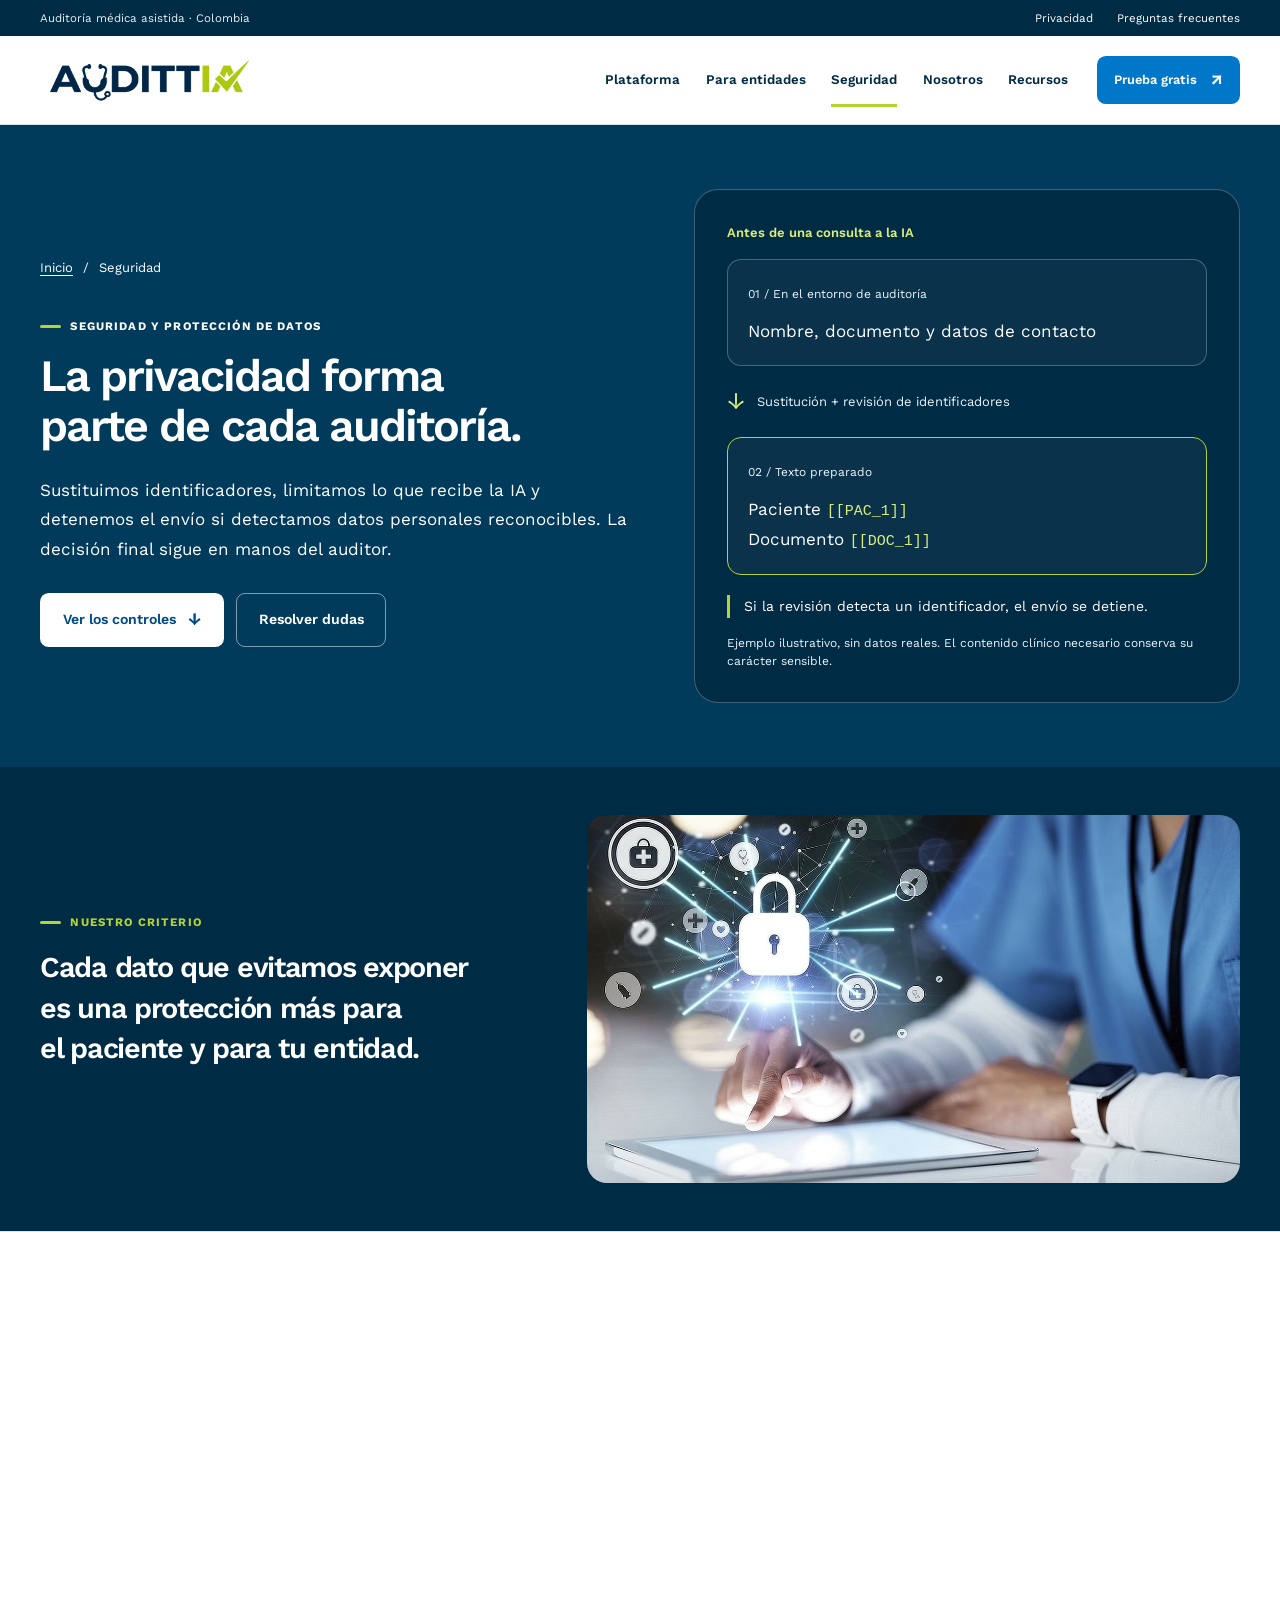
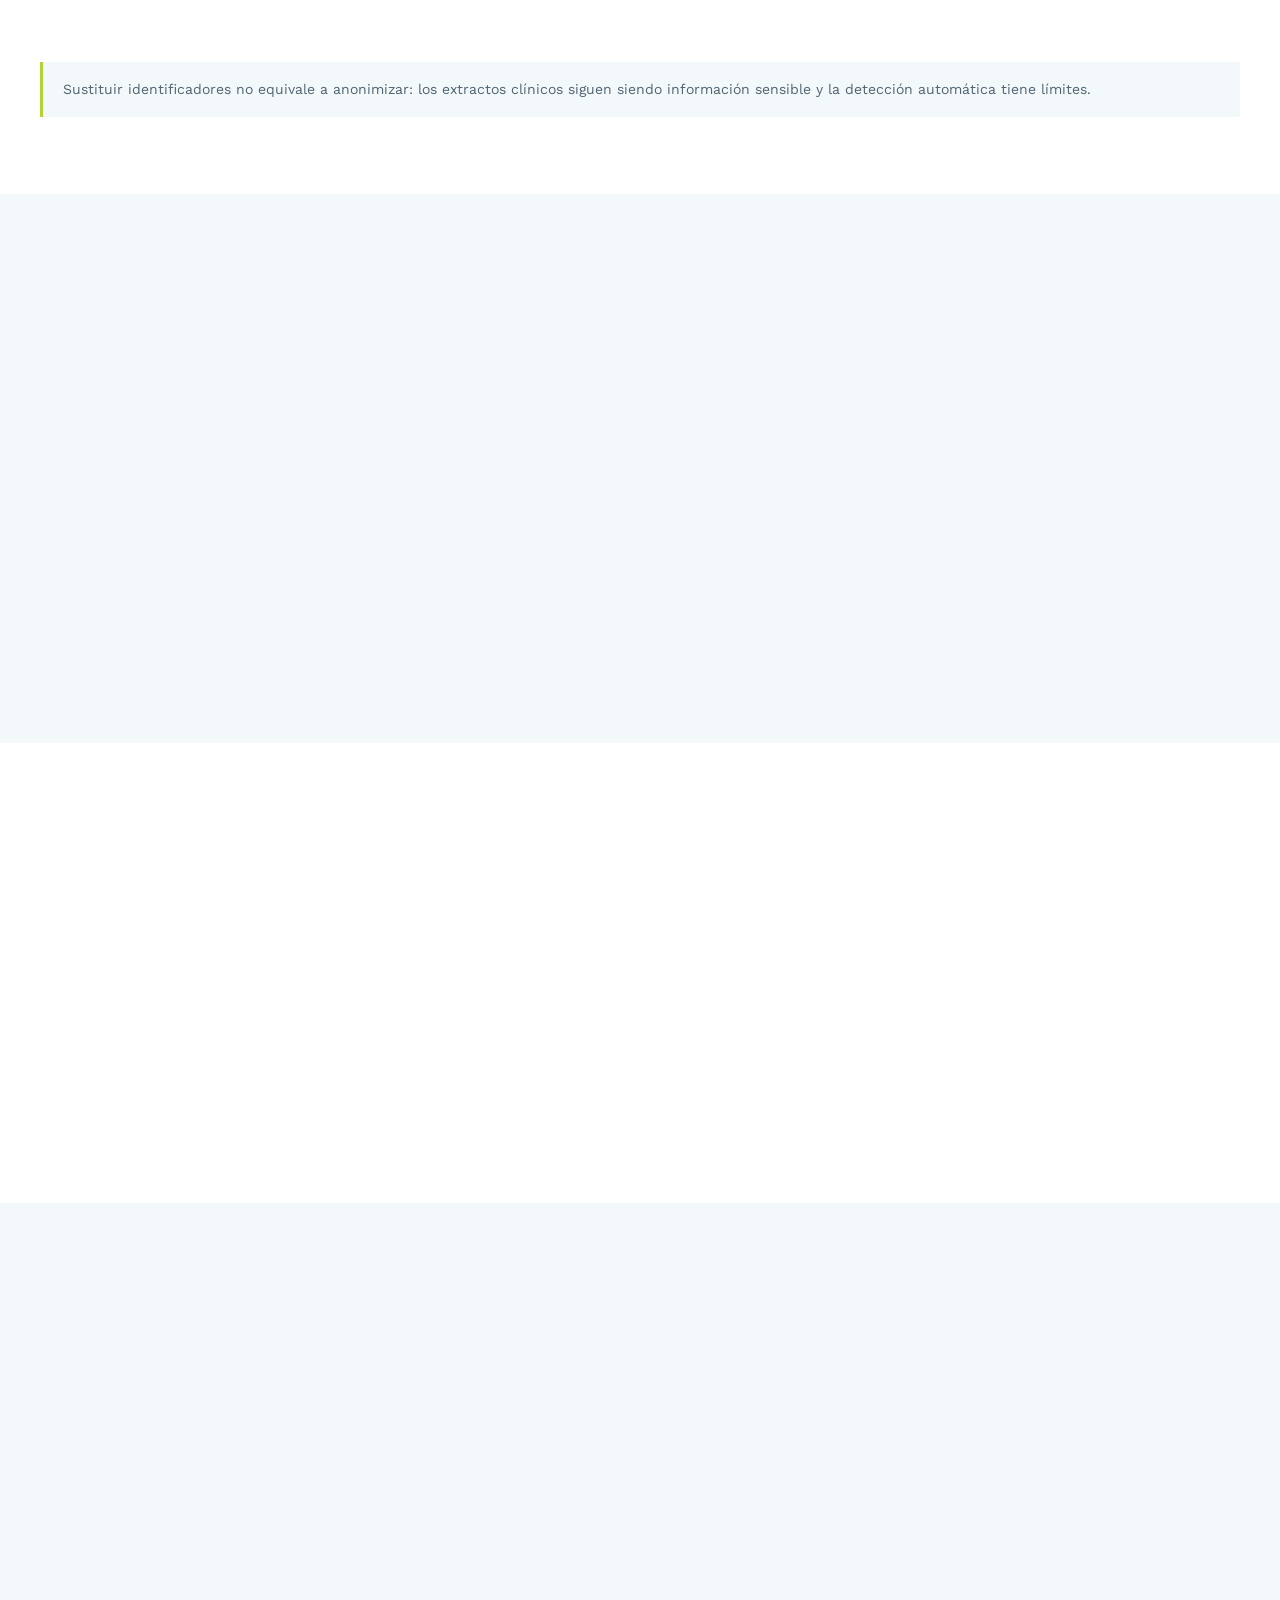
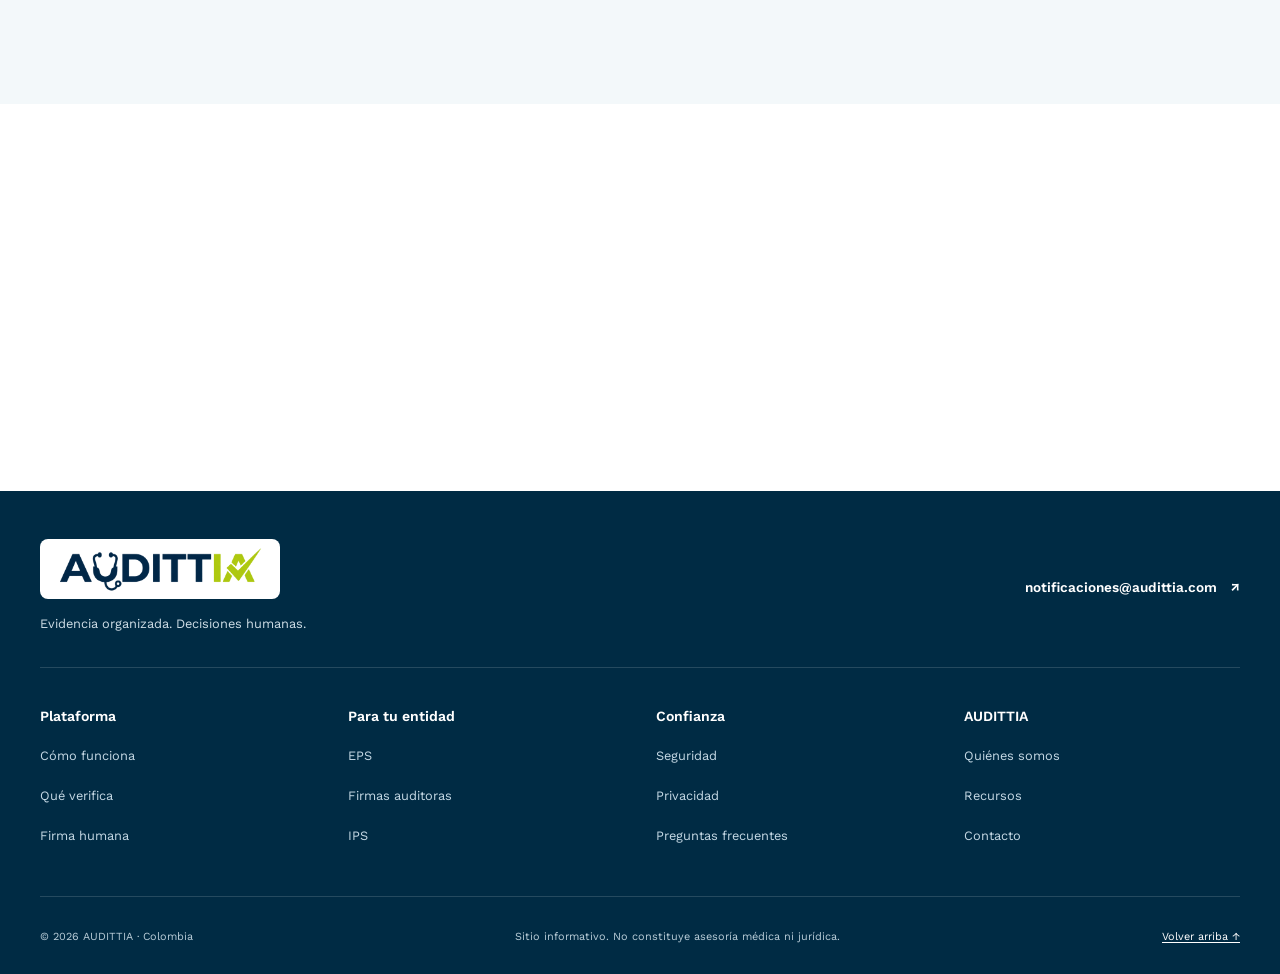
<file: seguridad.html>
<!doctype html>
<html lang="es-CO">
<head>
  <meta charset="utf-8">
  <meta http-equiv="Content-Security-Policy" content="default-src 'self'; script-src 'self'; style-src 'self'; img-src 'self'; font-src 'self'; connect-src 'none'; object-src 'none'; base-uri 'none'; form-action 'none'; upgrade-insecure-requests">
  <meta name="referrer" content="no-referrer">
  <meta name="viewport" content="width=device-width, initial-scale=1">
  <meta name="description" content="Cómo AUDITTIA protege la información clínica: seudonimización, detección de identificadores, datos mínimos para la IA y controles de privacidad verificables.">
  <meta name="theme-color" content="#003b5c">
  <meta property="og:title" content="Seguridad y datos | AUDITTIA">
  <meta property="og:description" content="Protección antes del envío a la IA, retención cero para funciones elegibles y evidencia de los controles del motor de auditoría.">
  <meta property="og:type" content="website">
  <meta property="og:locale" content="es_CO">
  <link rel="canonical" href="https://audittia.com/seguridad.html">
  <link rel="icon" href="assets/favicon.png" type="image/png">
  <meta property="og:url" content="https://audittia.com/seguridad.html">
  <meta property="og:image" content="https://audittia.com/assets/social-card.png">
  <meta property="og:image:width" content="1200">
  <meta property="og:image:height" content="630">
  <meta property="og:image:alt" content="AUDITTIA. Evidencia organizada. Decisiones humanas.">
  <meta name="twitter:card" content="summary_large_image">
  <link rel="preload" href="assets/fonts/work-sans-600.woff2" as="font" type="font/woff2" crossorigin>
  <title>Seguridad y datos | AUDITTIA</title>
  <link rel="stylesheet" href="styles.css">
  <link rel="stylesheet" href="interiores.css?v=38b7fb4cb578">
  <script src="site.js?v=mobile-video-2" defer></script>
</head>
<body class="pagina-seguridad">
  <a class="saltar-contenido" href="#contenido-principal">Saltar al contenido principal</a>
  <div class="barra-utilidad" role="region" aria-label="Información institucional"><div class="contenedor barra-utilidad__interior"><p>Auditoría médica asistida · Colombia</p><nav aria-label="Enlaces institucionales"><a href="privacidad.html">Privacidad</a><a href="recursos.html#preguntas">Preguntas frecuentes</a></nav></div></div>
  <header class="encabezado">
    <div class="contenedor encabezado__interior">
      <a class="marca" href="index.html" aria-label="AUDITTIA, página de inicio"><img src="assets/audittia-logo.png" width="1400" height="287" alt="AUDITTIA"></a>
      <nav class="navegacion" aria-label="Navegación principal"><ul class="navegacion__lista"><li><a href="plataforma.html">Plataforma</a></li><li><a href="para-entidades.html">Para entidades</a></li><li><a href="seguridad.html" aria-current="page">Seguridad</a></li><li><a href="nosotros.html">Nosotros</a></li><li><a href="recursos.html">Recursos</a></li></ul></nav>
      <details class="menu-movil"><summary>Menú</summary><nav aria-label="Navegación móvil"><a href="plataforma.html">Plataforma</a><a href="para-entidades.html">Para entidades</a><a href="seguridad.html" aria-current="page">Seguridad</a><a href="nosotros.html">Nosotros</a><a href="recursos.html">Recursos</a><a href="factura-gratis.html">Prueba gratis</a><a href="mailto:notificaciones@audittia.com">Contacto</a></nav></details>
      <!-- Activar cuando exista el servidor: <a class="boton boton--compacto" href="https://piloto.audittia.com">Ingresar</a> -->
      <a class="boton boton--compacto" href="factura-gratis.html">Prueba gratis <span aria-hidden="true">↗</span></a>
    </div>
  </header>

  <main id="contenido-principal" tabindex="-1">
    <section class="hero-pagina hero-pagina--oscuro" aria-labelledby="titulo-seguridad">
      <div class="contenedor hero-pagina__interior">
        <div>
          <nav class="migas migas--claro" aria-label="Migas de pan"><a href="index.html">Inicio</a><span aria-hidden="true">/</span><span>Seguridad</span></nav>
          <p class="etiqueta etiqueta--hero">Seguridad y protección de datos</p>
          <h1 id="titulo-seguridad">La privacidad forma parte de cada auditoría.</h1>
          <p class="hero-pagina__resumen">Sustituimos identificadores, limitamos lo que recibe la IA y detenemos el envío si detectamos datos personales reconocibles. La decisión final sigue en manos del auditor.</p>
          <div class="grupo-botones"><a class="boton boton--blanco" href="#controles">Ver los controles <span aria-hidden="true">↓</span></a><a class="boton boton--contorno-claro" href="#diferenciales">Resolver dudas</a></div>
        </div>
        <figure class="proteccion-ejemplo">
          <p class="proteccion-ejemplo__etiqueta">Antes de una consulta a la IA</p>
          <div class="proteccion-ejemplo__paso"><span>01 / En el entorno de auditoría</span><p>Nombre, documento y datos de contacto</p></div>
          <p class="proteccion-ejemplo__filtro"><span aria-hidden="true">↓</span> Sustitución + revisión de identificadores</p>
          <div class="proteccion-ejemplo__paso proteccion-ejemplo__paso--protegido"><span>02 / Texto preparado</span><p>Paciente <code>[[PAC_1]]</code><br>Documento <code>[[DOC_1]]</code></p></div>
          <p class="proteccion-ejemplo__bloqueo">Si la revisión detecta un identificador, el envío se detiene.</p>
          <figcaption>Ejemplo ilustrativo, sin datos reales. El contenido clínico necesario conserva su carácter sensible.</figcaption>
        </figure>
      </div>
    </section>

    <section class="franja-mision franja-mision--oscura franja-mision--seguridad" aria-labelledby="titulo-regla-datos">
      <div class="contenedor franja-mision__interior">
        <div><p class="etiqueta">Nuestro criterio</p><h2 id="titulo-regla-datos">Cada dato que evitamos exponer es una protección más para el paciente y para tu entidad.</h2></div>
        <div class="franja-mision__media">
          <video data-video-ambiental width="1280" height="720" poster="assets/seguridad-datos-salud.jpg" preload="none" muted playsinline loop aria-label="Video ilustrativo de un candado digital que protege datos de salud.">
            <source src="assets/seguridad-datos-salud-mobile.mp4" type="video/mp4" media="(max-width: 760px)">
            <source src="assets/seguridad-datos-salud.mp4" type="video/mp4">
            Tu navegador no admite video. <a href="assets/seguridad-datos-salud.mp4">Ver el video</a>.
          </video>
          <img data-video-fallback src="assets/seguridad-datos-salud.jpg" width="1280" height="720" alt="Candado digital y símbolos de salud que ilustran la protección de datos." hidden>
        </div>
      </div>
    </section>

    <section class="seccion" id="controles" aria-labelledby="titulo-controles-seguridad">
      <div class="contenedor">
        <div class="encabezado-seccion"><p class="etiqueta">01 / Antes de consultar la IA</p><h2 id="titulo-controles-seguridad">Tres controles esenciales</h2></div>
        <div class="bloques-datos">
          <article class="bloque-datos"><span class="control-numero" aria-hidden="true">01</span><h3>Sustituir identificadores</h3><p>Los nombres, documentos y datos de contacto detectados se reemplazan por marcadores. La relación con la identidad permanece en el entorno de auditoría.</p></article>
          <article class="bloque-datos"><span class="control-numero" aria-hidden="true">02</span><h3>Enviar lo necesario</h3><p>La IA recibe extractos preparados para cada tarea. Las reglas y los cálculos que no necesitan IA se ejecutan en el motor.</p></article>
          <article class="bloque-datos bloque-datos--enfasis"><span class="control-numero" aria-hidden="true">03</span><h3>Revisar y bloquear</h3><p>Una segunda revisión busca identificadores antes del envío. Si detecta alguno, la solicitud se detiene.</p></article>
        </div>
        <p class="seguridad-nota">Sustituir identificadores no equivale a anonimizar: los extractos clínicos siguen siendo información sensible y la detección automática tiene límites.</p>
      </div>
    </section>

    <section class="seccion seguridad-ia" id="plataforma" aria-labelledby="titulo-plataforma-seguridad">
      <div class="contenedor">
        <div class="encabezado-seccion"><p class="etiqueta">02 / Acceso y responsabilidad</p><h2 id="titulo-plataforma-seguridad">Cada entidad, sus datos. Cada decisión, su autor.</h2><p>Controles construidos y probados con cuentas de prueba; se verifican en producción antes de recibir expedientes.</p></div>
        <div class="bloques-datos">
          <article class="bloque-datos"><h3>Acceso por entidad</h3><p>AUDITTIA habilita a cada usuario y limita su acceso a las cuentas de su entidad. Las sesiones vencen y los intentos fallidos repetidos bloquean temporalmente el acceso.</p></article>
          <article class="bloque-datos bloque-datos--enfasis"><h3>Aprobación del auditor</h3><p>El auditor revisa los hallazgos y aprueba con el código de su celular (doble factor). La decisión queda registrada con autor y fecha.</p></article>
          <article class="bloque-datos"><h3>Conservación definida</h3><p>Respaldos cifrados y borrado según los plazos acordados. Por defecto: documentos de cuentas aprobadas a los 30 días e informes a los 90.</p></article>
        </div>
      </div>
    </section>

    <section class="seccion" id="ia-y-datos" aria-labelledby="titulo-ia-datos">
      <div class="contenedor bloque-editorial">
        <div class="bloque-editorial__texto"><p class="etiqueta">03 / Uso de la IA</p><h2 id="titulo-ia-datos">Retención cero, con un alcance claro.</h2><p>AUDITTIA tiene registrada la activación de retención cero (ZDR) en Anthropic para funciones elegibles. Las solicitudes cubiertas no se almacenan en reposo tras la respuesta, bajo las condiciones y excepciones del proveedor.</p><a class="enlace-flecha" href="https://platform.claude.com/docs/en/manage-claude/api-and-data-retention">Consultar las condiciones de Anthropic <span aria-hidden="true">↗</span></a></div>
        <aside class="tarjeta-documento"><span>Lo que debes saber</span><h3>La conservación local es independiente</h3><p>ZDR no elimina los informes ni los registros de AUDITTIA. Sus plazos se acuerdan con la entidad.</p><p>La API comercial no contempla entrenamiento de modelos sin permiso expreso, según las condiciones del proveedor.</p></aside>
      </div>
    </section>

    <section class="seccion seccion--glosario" id="diferenciales" aria-labelledby="titulo-alcance-seguridad">
      <div class="contenedor bloque-editorial">
        <div class="bloque-editorial__texto"><p class="etiqueta">04 / Transparencia</p><h2 id="titulo-alcance-seguridad">Los detalles, cuando los necesitas.</h2><p>Antes del primer cliente se completan el servidor en Colombia, la verificación en producción y los acuerdos de tratamiento.</p><p>El motor se evalúa con cuentas reales junto al auditor médico. La plataforma se ha probado con cuentas de prueba.</p></div>
        <div class="preguntas preguntas-seguridad">
          <details><summary>¿Qué otras revisiones aplica el motor?</summary><div class="pregunta__respuesta"><p>Revisa nombres en texto libre y resultados intermedios antes de guardarlos. Restituye la identidad localmente cuando el informe la requiere. Las pruebas cubren sustituciones, posibles fugas y bloqueo de envíos.</p></div></details>
          <details><summary>¿Cómo se protegen el acceso y el servidor?</summary><div class="pregunta__respuesta"><p>No hay registro abierto. Se entra con clave y código del celular (doble factor), con freno ante intentos repetidos. Las sesiones vencen tras 30 minutos de inactividad o 12 horas en total. La configuración contempla HTTPS, base de datos sin acceso público y permisos mínimos. Las claves de IA y el instructivo permanecen fuera del navegador.</p><p>El servidor se prepara en la región Bogotá de Oracle Cloud. Los respaldos cifrados se comprueban mediante pruebas de restauración.</p></div></details>
          <details><summary>¿Qué recibe la IA y dónde se procesa?</summary><div class="pregunta__respuesta"><p>Extractos con los identificadores reconocidos sustituidos, mediante la API de mensajes de Anthropic. El proveedor procesa en Estados Unidos. No se usan las API de archivos ni de lotes; la caché de instrucciones se aplica al manual, sin datos de pacientes.</p><p>El contenido clínico sigue siendo sensible. El alcance ZDR y sus excepciones se revisan antes de la puesta en marcha. En desarrollo se conservan respuestas para repetir pruebas; el cliente preparado para el servidor no las graba.</p></div></details>
          <details><summary>¿Qué se acuerda antes de comenzar?</summary><div class="pregunta__respuesta"><p>La finalidad del tratamiento, los usuarios autorizados, las instrucciones y los plazos de conservación. La documentación contractual y la revisión jurídica forman parte de la puesta en marcha. Podemos compartir el flujo de datos, el alcance de las pruebas y la documentación del proveedor de IA.</p></div></details>
          <details><summary>¿Este sitio recibe información clínica?</summary><div class="pregunta__respuesta"><p>No recibe expedientes ni incorpora carga de archivos, cookies de seguimiento o analítica. Consulta la <a href="privacidad.html">información de privacidad</a> para conocer el alojamiento y el contacto por correo.</p></div></details>
        </div>
      </div>
    </section>

    <section class="seccion" aria-labelledby="titulo-contacto-seguridad"><div class="contenedor contacto"><div><p class="etiqueta">Hablemos con evidencia</p><h2 id="titulo-contacto-seguridad">Revisemos los controles con tu equipo.</h2><p>Solicita el alcance técnico. No envíes expedientes ni datos de pacientes por correo.</p></div><a class="boton boton--claro" href="mailto:notificaciones@audittia.com">Solicitar revisión técnica <span aria-hidden="true">↗</span></a></div></section>
  </main>

  <footer class="pie"><div class="contenedor">
    <div class="pie__cabecera"><div><p class="pie__marca"><img src="assets/audittia-logo.png" width="1400" height="287" alt="AUDITTIA"></p><p>Evidencia organizada. Decisiones humanas.</p></div><a class="enlace-flecha" href="mailto:notificaciones@audittia.com">notificaciones@audittia.com <span aria-hidden="true">↗</span></a></div>
    <div class="pie__rejilla"><section><h2>Plataforma</h2><a href="plataforma.html#metodo">Cómo funciona</a><a href="plataforma.html#verificaciones">Qué verifica</a><a href="plataforma.html#firma-humana">Firma humana</a></section><section><h2>Para tu entidad</h2><a href="para-entidades.html#eps">EPS</a><a href="para-entidades.html#firmas">Firmas auditoras</a><a href="para-entidades.html#ips">IPS</a></section><section><h2>Confianza</h2><a href="seguridad.html">Seguridad</a><a href="privacidad.html">Privacidad</a><a href="recursos.html#preguntas">Preguntas frecuentes</a></section><section><h2>AUDITTIA</h2><a href="nosotros.html">Quiénes somos</a><a href="recursos.html">Recursos</a><a href="mailto:notificaciones@audittia.com">Contacto</a></section></div>
    <div class="pie__aviso"><p>© 2026 AUDITTIA · Colombia</p><p>Sitio informativo. No constituye asesoría médica ni jurídica.</p><a href="#contenido-principal">Volver arriba ↑</a></div>
  </div></footer>
</body>
</html>
</file>
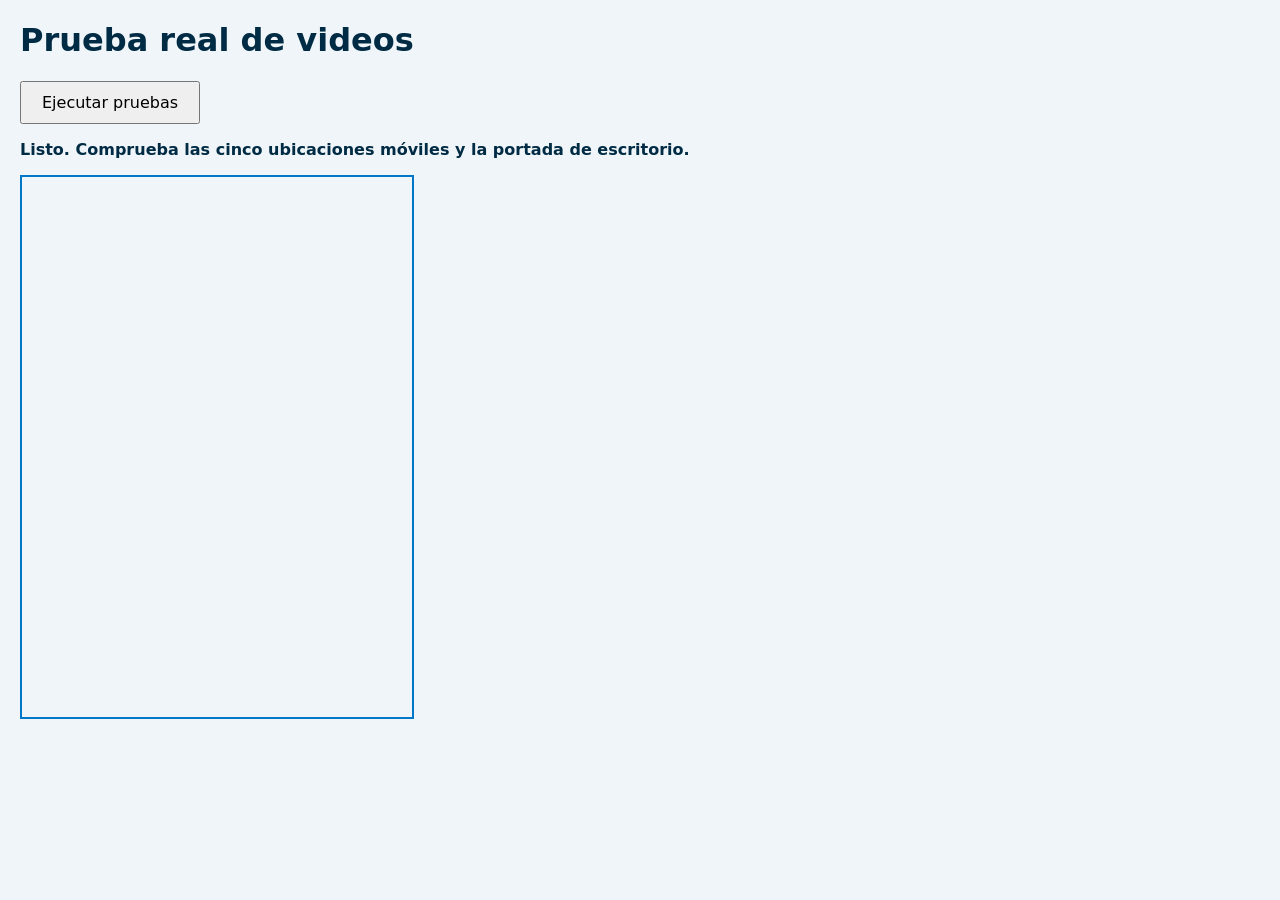
<file: scripts/check_video_browser.html>
<!doctype html>
<html lang="es"><meta charset="utf-8"><meta name="viewport" content="width=device-width, initial-scale=1">
<title>AUDITTIA · pruebas de video</title>
<style>
body { font: 16px system-ui; margin: 20px; background: #eff5f8; color: #002b44; }
button { font: inherit; padding: 10px 20px; } #status { font-weight: bold; }
iframe { display: block; border: 2px solid #0077c8; width: 390px; height: 540px; }
#results { position: fixed; left: 960px; top: 20px; width: 340px; font-size: 14px; }
</style>
<h1>Prueba real de videos</h1>
<button id="run">Ejecutar pruebas</button>
<p id="status">Listo. Comprueba las cinco ubicaciones móviles y la portada de escritorio.</p>
<iframe title="Sitio en comprobación" allow="autoplay"></iframe><ol id="results"></ol>
<script>
const frame = document.querySelector('iframe');
const status = document.querySelector('#status');
const delay = ms => new Promise(resolve => setTimeout(resolve, ms));
const assert = (condition, message) => { if (!condition) throw Error(message); };
const until = async (check, message, timeout = 15000) => {
  const deadline = performance.now() + timeout;
  while (!check()) { if (performance.now() > deadline) throw Error(message); await delay(100); }
};
const record = text => { const item = document.createElement('li'); item.textContent = text; document.querySelector('#results').append(item); };
document.querySelector('#run').onclick = async () => {
  document.querySelector('#run').disabled = true;
  document.querySelector('#results').replaceChildren();
  document.title = 'Probando · videos AUDITTIA';
  const cases = [
    ['index.html', '#video-portada', 390], ['index.html', '#video-equipo', 390],
    ['para-entidades.html', 'video', 390], ['seguridad.html', 'video', 390],
    ['factura-gratis.html', 'video', 390], ['index.html', '#video-portada', 900],
  ];
  try {
    for (const [page, selector, width] of cases) {
      status.textContent = `Comprobando ${page} ${selector} a ${width}px…`;
      frame.style.width = width + 'px';
      const target = new URL('/' + page + '?video-qa=' + Date.now(), location.href).href;
      frame.src = target;
      // Safari puede retrasar load del iframe mientras un video tiene preload=none.
      await until(() => frame.contentDocument?.URL === target && frame.contentDocument.readyState !== 'loading', 'La página no terminó de cargar');
      const doc = frame.contentDocument, win = frame.contentWindow, video = doc.querySelector(selector);
      assert(!win.matchMedia('(prefers-reduced-motion: reduce)').matches, 'La preferencia de movimiento reducido está activa; desactívala para esta prueba de reproducción.');
      video.scrollIntoView({ block: 'center' });
      await until(() => !video.paused && video.currentTime > 0.2, 'El video no empieza: ' + video.currentSrc);
      assert(video.currentSrc.includes('-mobile.mp4') === (width <= 760), 'Fuente responsive incorrecta');
      assert(video.videoWidth === (width <= 760 ? 640 : 1280), 'Resolución incorrecta');
      assert(video.loop && video.muted && video.playsInline && !video.controls, 'Configuración de reproducción incorrecta');
      assert(doc.documentElement.scrollWidth <= win.innerWidth, 'Desbordamiento horizontal');
      let before = video.currentTime;
      await delay(1300);
      assert(video.currentTime !== before && !video.paused, 'Reproducción congelada');
      // Seek al final para observar una repetición nativa, sin espera de cinco segundos.
      video.currentTime = video.duration - 0.3;
      await until(() => video.currentTime < 2 && !video.paused, 'No se repite continuamente', 6000);
      win.scrollTo(0, doc.documentElement.scrollHeight);
      await until(() => video.paused, 'No pausa fuera de pantalla', 3000);
      video.scrollIntoView({ block: 'center' });
      await until(() => !video.paused, 'No se reanuda al volver', 3000);
      before = video.currentTime; await delay(800);
      assert(video.currentTime !== before, 'No avanza al volver');
      video.pause();
      await until(() => !video.paused, 'No recupera una interrupción', 3000);
      win.dispatchEvent(new PageTransitionEvent('pagehide'));
      assert(video.paused, 'No pausa al salir');
      win.dispatchEvent(new PageTransitionEvent('pageshow', { persisted: true }));
      await until(() => !video.paused, 'No reanuda al restaurar la página', 3000);
      record(`OK ${page} ${selector} ${width}px: fuente, avance, repetición, scroll y restauración.`);
    }
    status.textContent = 'CORRECTO: 6 escenarios reales completados.';
    document.title = 'CORRECTO · videos AUDITTIA';
  } catch (error) {
    status.textContent = 'ERROR: ' + error.message;
    document.title = 'ERROR · videos AUDITTIA';
    record(error.stack);
  }
  document.querySelector('#run').disabled = false;
};
</script></html>
</file>
<file: styles.css>
/* AUDITTIA · sistema visual compartido. Recursos locales, sin dependencias. */
@font-face { font-family: "Work Sans"; src: url("assets/fonts/work-sans-400.woff2") format("woff2"); font-weight: 400; font-display: swap; }
@font-face { font-family: "Work Sans"; src: url("assets/fonts/work-sans-600.woff2") format("woff2"); font-weight: 600; font-display: swap; }
@font-face { font-family: "Work Sans"; src: url("assets/fonts/work-sans-700.woff2") format("woff2"); font-weight: 700; font-display: swap; }

:root {
  color-scheme: light;
  --azul: #0077c8;
  --azul-profundo: #004b87;
  --azul-noche: #002b44;
  --azul-petroleo: #003b5c;
  --azul-cielo: #e8f4fa;
  --azul-hielo: #f3f8fa;
  --verde-lima: #b5d333;
  --verde-lima-claro: #d9ec7a;
  --menta: #e8f5f0;
  --crema: #fff6e5;
  --blanco: #fff;
  --gris-texto: #506472;
  --gris-borde: #d6e3ea;
  --color-texto-suave: var(--gris-texto);
  --fuente-texto: "Work Sans", system-ui, -apple-system, BlinkMacSystemFont, "Segoe UI", sans-serif;
  --fuente-titulos: var(--fuente-texto);
  --radio: 1rem;
  --sombra: 0 16px 44px #002b4410;
  --espacio-seccion: clamp(3rem, 6vw, 5.5rem);
  --duracion-interaccion: 160ms;
  --curva-movimiento: cubic-bezier(.2, .7, .2, 1);
}

*, *::before, *::after { box-sizing: border-box; }
html { scroll-behavior: auto; scroll-padding-top: 7rem; }
body { margin: 0; background: var(--blanco); color: var(--azul-noche); font-family: var(--fuente-texto); font-size: 1rem; line-height: 1.65; -webkit-font-smoothing: antialiased; }
img, svg { display: block; max-width: 100%; }
img { height: auto; }
figure { margin: 0; }
a { color: var(--azul-profundo); text-underline-offset: .22em; }
a:hover { text-decoration-thickness: 2px; }
button, input, summary { font: inherit; }
button, summary, a { -webkit-tap-highlight-color: transparent; }
h1, h2, h3 { margin: 0 0 1rem; font-weight: 600; line-height: 1.16; text-wrap: balance; }
h1 { font-size: clamp(2.3rem, 4.6vw, 4rem); letter-spacing: -.05em; }
h2 { font-size: clamp(1.9rem, 3.1vw, 2.8rem); letter-spacing: -.045em; }
h3 { font-size: 1.3rem; letter-spacing: -.025em; line-height: 1.3; }
p { margin: 0 0 1rem; }
p:last-child { margin-bottom: 0; }
small, figcaption { font-size: .75rem; line-height: 1.5; }
figcaption { margin-top: .75rem; color: var(--gris-texto); }
ul, ol { padding-left: 1.25rem; }
:where(a, button, summary, input):focus-visible { outline: 3px solid var(--azul-noche); outline-offset: 3px; box-shadow: 0 0 0 6px var(--verde-lima-claro); border-radius: .2rem; }
:target { scroll-margin-top: 7rem; }
main:focus { outline: none; }
.contenedor { width: min(1200px, calc(100% - clamp(2.5rem, 6vw, 5rem))); margin-inline: auto; }
.contenido-angosto { max-width: 860px; }
.seccion { padding-block: var(--espacio-seccion); }
.etiqueta { display: flex; align-items: center; gap: .6rem; margin-bottom: 1rem; color: var(--azul-profundo); font-size: .72rem; font-weight: 700; letter-spacing: .1em; text-transform: uppercase; line-height: 1.5; }
.etiqueta::before { content: ""; flex: 0 0 1.3rem; height: 3px; background: var(--verde-lima); border-radius: 2px; }
.etiqueta--hero { color: var(--blanco); }
.entradilla { max-width: 42rem; color: var(--gris-texto); font-size: 1.1rem; }
.encabezado-seccion { max-width: 740px; margin-bottom: 2.5rem; }
.encabezado-seccion > p:not(.etiqueta) { color: var(--gris-texto); }
.encabezado-seccion--centrado { margin-inline: auto; text-align: center; }
.encabezado-seccion--centrado .etiqueta { justify-content: center; }
.encabezado-horizontal { display: flex; align-items: flex-end; justify-content: space-between; gap: 2rem; margin-bottom: 2.25rem; }
.encabezado-horizontal h2 { margin-bottom: 0; }
.encabezado-horizontal > p { max-width: 24rem; color: var(--gris-texto); font-size: .95rem; }
.saltar-contenido { position: fixed; top: .75rem; left: .75rem; z-index: 100; transform: translateY(-160%); padding: .75rem 1.25rem; background: white; color: var(--azul-noche); font-weight: 600; }
.saltar-contenido:focus { transform: none; }

/* Navegación: las mismas rutas disponibles en todas las pantallas. */
.barra-utilidad { background: var(--azul-noche); color: #e5f0f6; font-size: .72rem; }
.barra-utilidad__interior { display: flex; align-items: center; justify-content: space-between; gap: 1rem; min-height: 36px; }
.barra-utilidad p { margin: 0; }
.barra-utilidad nav { display: flex; gap: 1.5rem; }
.barra-utilidad a { display: inline-flex; align-items: center; min-height: 36px; color: white; text-decoration: none; }
.barra-utilidad a:hover { text-decoration: underline; }
.encabezado { position: sticky; top: 0; z-index: 30; background: white; border-bottom: 1px solid var(--gris-borde); }
.encabezado__interior { position: relative; display: flex; align-items: center; gap: 1.8rem; min-height: 88px; }
.marca { flex-shrink: 0; width: 218px; display: block; }
.navegacion { margin-left: auto; }
.navegacion__lista { display: flex; align-items: center; gap: 1.6rem; margin: 0; padding: 0; list-style: none; }
.navegacion a { position: relative; display: flex; align-items: center; min-height: 88px; color: var(--azul-noche); font-size: .83rem; font-weight: 600; text-decoration: none; white-space: nowrap; }
.navegacion a::after { position: absolute; bottom: 17px; left: 0; right: 0; height: 3px; background: var(--verde-lima); content: ""; opacity: 0; transition: opacity var(--duracion-interaccion) var(--curva-movimiento); }
.navegacion a:hover::after, .navegacion a:focus-visible::after, .navegacion a[aria-current]::after { opacity: 1; }
.menu-movil { display: none; }
.menu-movil summary { cursor: pointer; min-height: 44px; display: flex; align-items: center; gap: .7rem; padding: .5rem .8rem; border: 1px solid var(--gris-borde); border-radius: .5rem; font-weight: 600; font-size: .85rem; list-style: none; }
.menu-movil summary::-webkit-details-marker { display: none; }
.menu-movil summary::after { content: "+"; font-size: 1.4rem; line-height: 1; }
.menu-movil[open] summary::after { content: "−"; }
.menu-movil nav { position: absolute; left: 0; right: 0; top: calc(100% - 1px); padding: .75rem; border: 1px solid var(--gris-borde); border-radius: 0 0 1rem 1rem; background: white; box-shadow: var(--sombra); max-height: calc(100dvh - 120px); overflow-y: auto; }
.menu-movil nav a { display: flex; align-items: center; min-height: 48px; padding: .65rem 1rem; border-radius: .4rem; font-weight: 600; text-decoration: none; }
.menu-movil nav a:hover, .menu-movil nav a[aria-current] { background: var(--azul-cielo); }

/* Actions */
.boton { display: inline-flex; align-items: center; justify-content: center; gap: .8rem; min-height: 50px; padding: .85rem 1.35rem; border: 1px solid transparent; border-radius: .55rem; background: var(--azul); color: white; font-size: .88rem; font-weight: 600; line-height: 1.4; text-align: center; text-decoration: none; transition: background-color var(--duracion-interaccion) var(--curva-movimiento), border-color var(--duracion-interaccion) var(--curva-movimiento); }
.boton:hover { background: var(--azul-profundo); }
.boton span { font-size: 1.1rem; }
.boton--compacto { min-height: 44px; padding: .65rem 1rem; font-size: .8rem; white-space: nowrap; }
.boton--claro { background: var(--verde-lima); color: var(--azul-noche); }
.boton--claro:hover { background: var(--verde-lima-claro); }
.boton--blanco { background: white; color: var(--azul-profundo); }
.boton--blanco:hover { background: var(--azul-cielo); }
.boton--secundario { background: transparent; color: var(--azul-profundo); border-color: var(--azul-profundo); }
.boton--secundario:hover { background: var(--azul-cielo); }
.boton--contorno-claro { color: white; background: transparent; border-color: #ffffff80; }
.boton--contorno-claro:hover { background: #ffffff16; border-color: white; }
.grupo-botones { display: flex; gap: .75rem; flex-wrap: wrap; margin-top: 1.75rem; }
.enlace-flecha { display: inline-flex; align-items: center; gap: .8rem; min-height: 44px; color: var(--azul-profundo); font-size: .9rem; font-weight: 600; text-decoration: none; }
.enlace-flecha:hover { text-decoration: underline; }

/* Portada: jerarquía editorial, fotografía y rutas por necesidad. */
.hero { background: var(--azul); color: white; }
.hero__interior { display: grid; grid-template-columns: 1.05fr 1fr; align-items: center; gap: clamp(2rem, 5vw, 4rem); padding-block: 4rem 3.5rem; }
.hero h1 { font-size: clamp(2.65rem, 4.55vw, 4.2rem); line-height: 1.05; margin-bottom: 1.5rem; font-weight: 600; }
.hero h1 span { display: block; color: #e0f394; }
.hero__resumen { max-width: 33rem; font-size: 1.05rem; line-height: 1.75; color: white; }
.hero__nota { margin-top: 1.2rem; font-size: .78rem; color: white; }
.hero__visual { position: relative; padding: .75rem 0 0 .75rem; }
.hero__visual::before { position: absolute; width: 135px; height: 135px; right: -12px; top: -6px; border: 18px solid var(--verde-lima); border-radius: 50%; content: ""; }
.hero__foto-marco { position: relative; overflow: hidden; border-radius: 6rem 1rem 1rem 1rem; border: 5px solid #ffffff22; background: #d5e2e5; }
.hero__foto-marco img, .hero__foto-marco video { display: block; width: 100%; height: 440px; object-fit: cover; object-position: 60% center; }
.hero__foto-marco [hidden], .foto-editorial__media [hidden] { display: none; }
.hero__sello { position: relative; display: flex; align-items: center; gap: .85rem; max-width: 91%; margin: -3.1rem 0 0 -1rem; padding: 1.1rem 1.25rem; border: 1px solid var(--gris-borde); border-radius: .8rem; box-shadow: 0 10px 35px #002b4426; background: white; color: var(--azul-noche); }
.hero__sello strong { display: block; font-size: .88rem; }
.hero__sello div > span { color: var(--gris-texto); font-size: .75rem; }
.icono-check { display: grid; flex-shrink: 0; width: 38px; height: 38px; place-items: center; background: var(--verde-lima); border-radius: 50%; color: var(--azul-noche); font-size: 1.2rem; }
.hero figcaption { font-size: .7rem; color: white; text-align: right; }
.hero__base { border-top: 1px solid #ffffff35; }
.hero__base > div { display: grid; grid-template-columns: repeat(3, 1fr); padding-block: 1.1rem; }
.hero__base p { margin: 0; text-align: center; font-size: .83rem; }
.hero__base p + p { border-left: 1px solid #ffffff35; }
.hero__base span { color: #e0f394; margin-right: .6rem; }
.accesos__rejilla, .tarjetas-entidad { display: grid; grid-template-columns: repeat(3, 1fr); gap: 1.25rem; }
.acceso { position: relative; padding: 1.6rem; border: 1px solid var(--gris-borde); border-radius: var(--radio); color: var(--azul-noche); text-decoration: none; transition: border-color var(--duracion-interaccion) var(--curva-movimiento), background-color var(--duracion-interaccion) var(--curva-movimiento); }
.acceso:hover { border-color: var(--azul); background: var(--azul-hielo); }
.acceso h3 { margin-top: 1.4rem; margin-bottom: .5rem; font-size: 1.13rem; }
.acceso p { max-width: 27ch; margin: 0; color: var(--gris-texto); font-size: .88rem; }
.acceso__icono { display: grid; width: 46px; height: 46px; place-items: center; background: var(--azul-cielo); border-radius: .65rem; }
.acceso:nth-child(2) .acceso__icono { background: var(--menta); }
.acceso:nth-child(3) .acceso__icono { background: #eff5d7; }
.acceso__icono svg { width: 25px; height: 25px; fill: none; stroke: var(--azul-profundo); stroke-width: 1.6; stroke-linecap: round; stroke-linejoin: round; }
.acceso__flecha { position: absolute; top: 1.7rem; right: 1.6rem; font-size: 1.4rem; color: var(--azul); }
.seccion--metodo { background: var(--azul-hielo); border-block: 1px solid var(--gris-borde); }
.metodo-resumen, .preguntas-inicio { display: grid; grid-template-columns: .85fr 1.15fr; align-items: start; gap: clamp(2rem, 7vw, 7rem); }
.metodo-resumen .entradilla { margin-top: 1.4rem; font-size: 1rem; }
.flujo-resumen { list-style: none; padding: 0; margin: 0; }
.flujo-resumen li { display: grid; grid-template-columns: 48px 1fr; gap: 1.25rem; position: relative; padding-bottom: 1.8rem; }
.flujo-resumen li:last-child { padding-bottom: 0; }
.flujo-resumen li:not(:last-child)::before { position: absolute; content: ""; left: 23px; top: 48px; bottom: 0; border-left: 1px solid #b9cdd7; }
.flujo-resumen__numero { position: relative; display: grid; width: 48px; height: 48px; place-items: center; border: 1px solid var(--gris-borde); background: white; border-radius: 50%; color: var(--azul-profundo); font-size: .9rem; font-weight: 600; }
.flujo-resumen li:last-child .flujo-resumen__numero { background: var(--verde-lima); border-color: var(--verde-lima); color: var(--azul-noche); }
.flujo-resumen h3 { margin: .1rem 0 .5rem; font-size: 1.2rem; }
.flujo-resumen p { color: var(--gris-texto); font-size: .92rem; }
.editorial-personas, .bloque-editorial { display: grid; grid-template-columns: 1fr 1fr; gap: clamp(2rem, 6vw, 5rem); align-items: center; }
.editorial-personas > div > p:not(.etiqueta), .bloque-editorial__texto > p:not(.etiqueta) { color: var(--gris-texto); }
.foto-editorial { position: relative; padding-right: 1rem; }
.foto-editorial::before { position: absolute; z-index: -1; right: 0; bottom: 3rem; width: 50%; height: 65%; background: var(--verde-lima); border-radius: 1rem 1rem 4rem 1rem; content: ""; }
.foto-editorial img, .foto-editorial video { display: block; width: 100%; height: 460px; object-fit: cover; object-position: center 34%; border-radius: 1rem 1rem 4rem 1rem; }
.foto-editorial .foto-editorial__media :is(video, img) { height: auto; aspect-ratio: 16 / 9; object-position: center; }
.foto-editorial figcaption { max-width: 95%; font-size: .68rem; }
.lista-verificada { list-style: none; padding: 0; margin: 1.5rem 0; }
.lista-verificada li { position: relative; padding: .7rem 0 .7rem 1.75rem; border-bottom: 1px solid var(--gris-borde); font-size: .9rem; }
.lista-verificada li::before { content: "✓"; position: absolute; left: 0; color: var(--azul-profundo); font-weight: 600; }
.seccion--audiencias { background: var(--menta); }
.tarjetas-entidad article { display: flex; flex-direction: column; padding: 1.75rem; background: white; border: 1px solid #c9ded5; border-radius: var(--radio); }
.sigla { align-self: flex-start; margin-bottom: 1.5rem; font-size: .82rem; font-weight: 700; color: var(--azul-profundo); padding: .3rem .6rem; background: var(--azul-cielo); border-radius: .3rem; }
.tarjetas-entidad article:nth-child(2) .sigla { background: #edf3d4; }
.tarjetas-entidad h3 { font-size: 1.3rem; }
.tarjetas-entidad p { font-size: .92rem; color: var(--gris-texto); margin-bottom: 1.5rem; }
.tarjetas-entidad a { margin-top: auto; font-size: .83rem; }
.preguntas-inicio > div > p:not(.etiqueta) { color: var(--gris-texto); }
.preguntas { border-top: 1px solid var(--gris-borde); }
.preguntas details { border-bottom: 1px solid var(--gris-borde); }
.preguntas summary { position: relative; list-style: none; cursor: pointer; padding: 1.3rem 2.6rem 1.3rem 0; font-size: .95rem; font-weight: 600; color: var(--azul-noche); }
.preguntas summary::-webkit-details-marker { display: none; }
.preguntas summary::after { content: "+"; position: absolute; top: 1.05rem; right: .25rem; display: grid; place-items: center; width: 28px; height: 28px; border-radius: 50%; background: var(--azul-cielo); color: var(--azul-profundo); font-size: 1.2rem; }
.preguntas details[open] summary::after { content: "−"; background: var(--verde-lima); color: var(--azul-noche); }
.preguntas summary:hover { color: var(--azul-profundo); }
.pregunta__respuesta { padding: 0 2rem 1.4rem 0; color: var(--gris-texto); font-size: .92rem; }

/* Módulos compartidos con las páginas interiores y contacto. */
.franja-mision { padding-block: 3rem; border-bottom: 1px solid var(--gris-borde); background: white; }
.franja-mision__interior { max-width: 1040px; text-align: center; }
.franja-mision .etiqueta { justify-content: center; }
.franja-mision h2 { font-size: clamp(1.4rem, 2.25vw, 2.1rem); line-height: 1.4; }
.contacto { position: relative; display: grid; grid-template-columns: 1fr auto; align-items: center; gap: 3rem; padding: clamp(2rem, 4.5vw, 4rem); background: var(--azul-profundo); border-radius: 1.25rem; color: white; border-top: 4px solid var(--verde-lima); }
.contacto h2 { max-width: 720px; font-size: clamp(1.75rem, 2.8vw, 2.4rem); }
.contacto .etiqueta { color: #e7f4ff; font-size: .66rem; }
.contacto p:not(.etiqueta) { color: #e3eff8; font-size: .95rem; }
.contacto > .boton { max-width: 22rem; overflow-wrap: anywhere; }
.contacto__correo { color: white; display: inline-flex; align-items: center; min-height: 44px; font-size: .9rem; overflow-wrap: anywhere; }
.contacto__accion { display: flex; flex-direction: column; align-items: center; gap: .9rem; }
.contacto__accion small { color: #e3eff8; }
.seccion--contacto { padding-top: 0; }

/* Footer */
.pie { background: var(--azul-noche); color: #cfdee7; padding: 3rem 0 0; }
.pie__cabecera { display: flex; justify-content: space-between; align-items: center; gap: 2rem; padding-bottom: 2rem; border-bottom: 1px solid #ffffff25; }
.pie__marca { display: inline-block; width: 240px; margin-bottom: .4rem; padding: .45rem .6rem; border-radius: .5rem; background: white; }
.pie__marca img { width: 100%; }
.pie__cabecera p:not(.pie__marca) { font-size: .8rem; }
.pie__cabecera .enlace-flecha { color: white; font-size: .85rem; overflow-wrap: anywhere; }
.pie__rejilla { display: grid; grid-template-columns: repeat(4, 1fr); gap: 2rem; padding-block: 2.5rem; }
.pie__rejilla h2 { color: white; font-size: .88rem; font-weight: 600; letter-spacing: 0; margin-bottom: .75rem; }
.pie__rejilla a { display: flex; align-items: center; min-height: 40px; width: fit-content; color: #c6dae6; font-size: .8rem; text-decoration: none; }
.pie__rejilla a:hover { color: white; text-decoration: underline; }
.pie__aviso { display: flex; flex-wrap: wrap; align-items: center; justify-content: space-between; gap: 1rem; border-top: 1px solid #ffffff25; padding-block: 1.25rem; color: #baceD9; font-size: .68rem; }
.pie__aviso p { margin: 0; }
.pie__aviso a { display: inline-flex; align-items: center; min-height: 40px; color: white; }
.erreur { min-height: 55vh; padding-block: 5rem; text-align: center; }
.erreur .etiqueta, .erreur .grupo-botones { justify-content: center; }

@media (max-width: 1100px) {
  .navegacion { display: none; }
  .menu-movil { display: block; margin-left: auto; }
  .encabezado__interior { gap: 1rem; min-height: 78px; }
  .hero__interior { gap: 2rem; padding-block: 3rem; }
  .hero__foto-marco img, .hero__foto-marco video { height: 390px; }
  .hero__sello { padding: .9rem; max-width: 97%; }
  .hero__sello strong { font-size: .8rem; }
  .hero__sello div > span { font-size: .7rem; }
  .hero .grupo-botones { gap: .6rem; }
  .hero .boton { padding-inline: 1rem; font-size: .8rem; }
  .contacto { grid-template-columns: 1fr; gap: 1.5rem; }
  .contacto__accion { align-items: flex-start; }
  .tarjetas-entidad article { padding: 1.4rem; }
}
@media (max-width: 760px) {
  html { scroll-padding-top: 6rem; }
  .barra-utilidad__interior { justify-content: center; min-height: 31px; }
  .barra-utilidad p { font-size: .67rem; }
  .barra-utilidad nav { display: none; }
  .encabezado__interior { min-height: 74px; }
  .marca { width: 177px; }
  .encabezado__interior > .boton { display: none; }
  .hero__interior, .metodo-resumen, .editorial-personas, .bloque-editorial, .preguntas-inicio { grid-template-columns: 1fr; gap: 2.5rem; }
  .hero__interior { padding-block: 2.5rem 1.7rem; gap: 2rem; }
  .hero h1 { font-size: clamp(2.45rem, 9.2vw, 3.7rem); }
  .hero .etiqueta { font-size: .65rem; }
  .hero__resumen { font-size: .96rem; }
  .hero__nota { font-size: .72rem; }
  .hero .grupo-botones { margin-top: 1.4rem; }
  .hero__visual { padding-left: 0; max-width: 520px; width: 100%; margin-inline: auto; }
  .hero__visual::before { right: -6px; width: 115px; height: 115px; border-width: 14px; }
  .hero__foto-marco { border-radius: 4rem .85rem .85rem .85rem; }
  .hero__foto-marco img, .hero__foto-marco video { height: 320px; object-position: center 42%; }
  .hero__sello { max-width: 94%; margin-left: .65rem; margin-top: -2.5rem; }
  .hero__sello strong { font-size: .79rem; }
  .hero figcaption { text-align: center; font-size: .6rem; }
  .hero__base > div { gap: .6rem; padding-block: 1rem; }
  .hero__base p { font-size: .65rem; line-height: 1.5; padding-inline: .35rem; }
  .hero__base span { display: block; margin: 0 0 .25rem; font-size: .85rem; }
  .encabezado-horizontal { display: block; margin-bottom: 1.5rem; }
  .encabezado-horizontal > p { margin-top: 1rem; }
  .encabezado-horizontal > a { margin-top: .6rem; }
  .solo-escritorio { display: none; }
  .accesos__rejilla, .tarjetas-entidad { grid-template-columns: 1fr; gap: 1rem; }
  .acceso { display: grid; grid-template-columns: 46px 1fr; column-gap: 1rem; padding: 1.25rem; }
  .acceso__icono { grid-row: span 2; align-self: center; }
  .acceso h3 { margin: 0 1.2rem .35rem 0; font-size: 1.05rem; }
  .acceso p { font-size: .82rem; max-width: 35ch; padding-right: .8rem; }
  .acceso__flecha { right: 1rem; top: 1.1rem; font-size: 1.1rem; }
  .metodo-resumen h2 br { display: none; }
  .foto-editorial img, .foto-editorial video { height: 360px; }
  .foto-editorial { padding-right: .6rem; }
  .editorial-personas > div { order: -1; }
  .tarjetas-entidad h3 { font-size: 1.2rem; }
  .tarjetas-entidad p { margin-bottom: .6rem; }
  .sigla { margin-bottom: 1rem; }
  .preguntas summary { font-size: .88rem; }
  .contacto { padding: 1.7rem; gap: 1.25rem; }
  .contacto .etiqueta { font-size: .6rem; }
  .contacto > .boton { width: 100%; }
  .pie__cabecera { align-items: flex-start; flex-direction: column; gap: .9rem; }
  .pie__rejilla { grid-template-columns: 1fr 1fr; column-gap: 1rem; row-gap: 2rem; }
  .pie__aviso { display: block; }
  .pie__aviso p + p { margin-top: .6rem; }
}
@media (max-width: 450px) {
  .hero .grupo-botones { flex-direction: column; }
  .hero .grupo-botones .boton { width: 100%; }
}
/* Sólo JS prepara bloques fuera de pantalla; el HTML base siempre es visible.
   El espacio se conserva y el foco por teclado revela el contenido de inmediato. */
@media (prefers-reduced-motion: no-preference) {
  .motion-pending:not(:focus-within) { opacity: 0; }
}
@media (prefers-reduced-motion: reduce) {
  html { scroll-behavior: auto; }
  *, *::before, *::after { animation: none !important; transition: none !important; scroll-behavior: auto !important; }
}
@media print {
  .motion-pending { opacity: 1 !important; }
  .barra-utilidad, .encabezado, .pie, .grupo-botones, .seccion--contacto { display: none; }
  body { font-size: 10pt; }
  .contenedor { width: 100%; }
  .seccion { padding-block: 1rem; }
  .hero { background: white; color: black; }
  .hero h1 span, .hero p { color: black; }
  a { color: black; }
}
</file>
<file: interiores.css>
/* Páginas de detalle. La navegación y los componentes compartidos viven en styles.css. */
:root {
  --interior-radio: 1.25rem;
  --interior-espacio: clamp(1.25rem, 2.5vw, 2rem);
  --interior-sombra: 0 16px 40px rgb(0 43 68 / 8%);
  --interior-borde: 1px solid var(--gris-borde);
}

/* Cabeceras: título breve, contexto y una composición visual con espacio propio. */
.hero-pagina,
.hero--interior {
  padding-block: clamp(3rem, 5vw, 5rem);
  background: var(--azul-hielo);
}
.hero-pagina__interior {
  display: grid;
  grid-template-columns: minmax(0, 1.08fr) minmax(0, 1fr);
  align-items: center;
  gap: clamp(2rem, 5vw, 4.5rem);
}
.hero-pagina h1,
.hero--interior h1 {
  max-width: 18ch;
  margin-bottom: 1.5rem;
  font-family: var(--fuente-texto);
  font-size: clamp(2rem, 3.5vw, 3.25rem);
  font-weight: 600;
  line-height: 1.12;
  letter-spacing: -0.045em;
  text-transform: none;
}
.hero-pagina__resumen {
  max-width: 60ch;
  margin: 0 0 1.75rem;
  color: var(--gris-texto);
  font-size: 1.0625rem;
  line-height: 1.75;
}
.hero-pagina--azul,
.hero--interior { background: var(--azul); color: var(--blanco); }
.hero-pagina--oscuro { background: var(--azul-petroleo); color: var(--blanco); }
.hero-pagina--menta { background: var(--menta); }
.hero-pagina--crema { background: var(--crema); }
.hero-pagina--azul :is(h1, .etiqueta, .hero-pagina__resumen),
.hero-pagina--oscuro :is(h1, .etiqueta, .hero-pagina__resumen),
.hero--interior :is(h1, .etiqueta, .hero-pagina__resumen) { color: var(--blanco); }
.hero-pagina--azul .etiqueta::before,
.hero-pagina--oscuro .etiqueta::before,
.hero--interior .etiqueta::before { background: var(--verde-lima); }
.migas {
  display: flex;
  flex-wrap: wrap;
  align-items: center;
  gap: .625rem;
  margin-bottom: 1.75rem;
  color: var(--gris-texto);
  font-size: .8125rem;
}
.migas a { display: inline-flex; align-items: center; min-height: 2.75rem; }
.hero-pagina--azul .migas,
.hero-pagina--azul .migas a,
.hero-pagina--oscuro .migas,
.hero-pagina--oscuro .migas a,
.migas--claro,
.migas--claro a { color: var(--blanco); }
.hero-pagina__media { margin: 0; }
.hero-pagina__media img,
.hero-pagina__media video {
  display: block;
  width: 100%;
  height: auto;
  aspect-ratio: 1.2;
  object-fit: cover;
  object-position: center;
  border-radius: var(--interior-radio);
}
.hero-pagina__media [hidden] { display: none; }
.hero-pagina__media figcaption {
  display: grid;
  gap: .25rem;
  padding: 1.125rem 0 0 1.125rem;
  border-left: 3px solid var(--verde-lima);
  margin-top: 1rem;
  color: var(--azul-noche);
  font-size: .8125rem;
}
.hero-pagina__media figcaption strong { font-size: .9375rem; }
.hero-pagina__media figcaption span { color: var(--gris-texto); }
.contenido-angosto { max-width: 880px; }
.franja-mision--compacta { padding-block: 2.5rem; }
.franja-mision--compacta h2 { font-size: clamp(1.5rem, 2.5vw, 2rem); }
.franja-mision--oscura { background: var(--azul-noche); }
.franja-mision--oscura h2 { color: var(--blanco); }
.franja-mision--oscura .etiqueta { color: var(--verde-lima); }
.franja-mision--seguridad .franja-mision__interior {
  display: grid;
  grid-template-columns: minmax(0, .85fr) minmax(0, 1.15fr);
  align-items: center;
  gap: clamp(2rem, 5vw, 4rem);
  max-width: none;
  text-align: left;
}
.franja-mision--seguridad .etiqueta { justify-content: flex-start; }
.franja-mision--seguridad .franja-mision__media :is(img, video) {
  display: block;
  width: 100%;
  height: auto;
  border-radius: var(--interior-radio);
}
.franja-mision--seguridad .franja-mision__media [hidden] { display: none; }

/* Demostración conceptual: legible y sin controles interactivos simulados. */
.mockup-producto {
  overflow: hidden;
  min-width: 0;
  border: var(--interior-borde);
  border-radius: var(--interior-radio);
  background: var(--blanco);
  color: var(--azul-noche);
  box-shadow: var(--interior-sombra);
}
.mockup-producto__barra {
  display: flex;
  align-items: center;
  gap: .4rem;
  min-height: 3.5rem;
  padding: .875rem 1.125rem;
  border-bottom: var(--interior-borde);
  background: var(--azul-hielo);
  font-size: .8125rem;
}
.mockup-producto__barra i { width: .45rem; height: .45rem; border-radius: 50%; background: var(--gris-texto); }
.mockup-producto__barra span { margin-left: .5rem; font-weight: 600; }
.mockup-producto__cuerpo { position: relative; display: grid; grid-template-columns: 8rem minmax(0, 1fr); }
.mockup-producto__cuerpo aside {
  display: grid;
  align-content: start;
  gap: .75rem;
  padding: 1.5rem .875rem;
  background: var(--azul-hielo);
  border-right: var(--interior-borde);
  font-size: .75rem;
}
.mockup-producto__cuerpo aside strong { margin-bottom: .5rem; }
.mockup-producto__cuerpo aside span { padding: .25rem .375rem; }
.mockup-producto__cuerpo aside .activo { background: var(--azul-cielo); color: var(--azul-profundo); border-radius: .25rem; }
.mockup-producto__panel { min-width: 0; padding: 1.5rem 1.125rem; }
.mockup-producto__estado { display: grid; gap: .5rem; font-size: .75rem; }
.mockup-producto__estado > span { display: flex; align-items: center; min-height: 2.5em; }
.mockup-producto__estado strong { justify-self: start; padding: .35rem .625rem; background: var(--crema); border-radius: .375rem; }
.mockup-producto__lineas { display: grid; gap: .875rem; padding-block: 1.75rem; }
.mockup-producto__lineas i { height: .5rem; background: var(--gris-borde); border-radius: .25rem; }
.mockup-producto__lineas i:nth-child(2) { width: 80%; }
.mockup-producto__lineas i:nth-child(4) { width: 65%; }
.mockup-producto__hallazgo { display: grid; gap: .4rem; padding: .875rem; border-left: 3px solid var(--azul); background: var(--azul-hielo); font-size: .8125rem; }
.mockup-producto__hallazgo > span { min-height: 3.3em; }
.mockup-producto__cursor { position: absolute; left: 0; top: 0; z-index: 2; opacity: 0; pointer-events: none; filter: drop-shadow(0 2px 3px rgb(0 43 68 / 20%)); transform-origin: 2px 2px; }
.mockup-producto__cursor svg { display: block; }
.mockup-producto__acciones { display: flex; flex-wrap: wrap; gap: .5rem; margin-top: 1.25rem; font-size: .75rem; }
.mockup-producto__acciones span { padding: .35rem .5rem; border: var(--interior-borde); border-radius: .375rem; }
.mockup-producto > p { padding: 1rem 1.125rem; margin: 0; border-top: var(--interior-borde); color: var(--gris-texto); font-size: .75rem; }

/* Método y verificaciones. */
.seccion--metodo,
.seccion--verifica,
.seccion--mosaico,
.seccion--roles,
.seccion--glosario { background: var(--azul-hielo); }
.pasos {
  display: grid;
  grid-template-columns: repeat(3, minmax(0, 1fr));
  gap: 1rem;
  padding: 0;
  margin: 0;
  list-style: none;
}
.paso { padding: var(--interior-espacio); border: var(--interior-borde); border-radius: 1rem; background: var(--blanco); }
.paso__numero {
  display: grid;
  place-items: center;
  width: 2.5rem;
  height: 2.5rem;
  margin-bottom: 1.125rem;
  border-radius: .625rem;
  background: var(--azul-cielo);
  color: var(--azul-profundo);
  font-weight: 700;
}
.paso h3 { font-size: 1.125rem; line-height: 1.4; }
.paso p { margin-bottom: 0; color: var(--gris-texto); font-size: .9375rem; }
.paso:last-child { display: grid; grid-template-columns: auto 1fr; grid-column: 1 / -1; gap: 1.25rem; align-items: start; border-color: var(--verde-lima); background: var(--menta); }
.paso:last-child .paso__numero { margin: 0; background: var(--verde-lima); color: var(--azul-noche); }
.orbita-documental {
  display: grid;
  grid-template-columns: repeat(2, minmax(0, 1fr));
  gap: 1rem;
  padding: clamp(1.25rem, 3vw, 2rem);
  border: var(--interior-borde);
  border-radius: var(--interior-radio);
  background: var(--azul-hielo);
}
.orbita-documental__centro {
  grid-column: 1 / -1;
  padding: 1.375rem;
  border-radius: .75rem;
  background: var(--azul-petroleo);
  color: var(--blanco);
  font-size: 1.25rem;
  font-weight: 600;
  text-align: center;
}
.orbita-documental__centro { line-height: 1.35; }
.orbita-documental > span { padding: 1rem .75rem; border: var(--interior-borde); border-left: 3px solid var(--azul); border-radius: .5rem; background: var(--blanco); color: var(--azul-noche); font-size: .875rem; font-weight: 600; text-align: center; }
.cuadricula-tarjetas { display: grid; grid-template-columns: repeat(3, minmax(0, 1fr)); gap: 1rem; counter-reset: hallazgo; }
.hallazgo { padding: var(--interior-espacio); border: var(--interior-borde); border-radius: 1rem; background: var(--blanco); counter-increment: hallazgo; }
.hallazgo::before { display: block; margin-bottom: 1.5rem; color: var(--azul-profundo); font-size: .8125rem; font-weight: 700; content: counter(hallazgo, decimal-leading-zero); }
.hallazgo h3 { font-size: 1.125rem; }
.hallazgo p { margin-bottom: 0; color: var(--gris-texto); font-size: .9375rem; }
.seccion--humano { background: var(--azul-petroleo); color: var(--blanco); }
.aviso-importante { display: grid; grid-template-columns: auto 1fr; gap: 1.5rem; max-width: 960px; margin-inline: auto; }
.aviso-importante h2 { color: var(--blanco); }
.aviso-importante .etiqueta { color: var(--verde-lima); }
.aviso-importante__marca { display: grid; place-items: center; width: 3.5rem; height: 3.5rem; border-radius: 1rem; background: var(--verde-lima); color: var(--azul-noche); }
.aviso-importante__marca svg { width: 1.75rem; height: 1.75rem; }

/* Perfiles: lectura comparativa sin repetir grandes cabeceras. */
.perfiles-ampliados { display: grid; gap: 1.5rem; }
.perfil-ampliado { display: grid; grid-template-columns: minmax(160px, .65fr) minmax(0, 2fr); gap: 2rem; padding: var(--interior-espacio); border: var(--interior-borde); border-radius: var(--interior-radio); background: var(--blanco); }
.perfil-ampliado__cabecera { padding-right: 1.5rem; border-right: var(--interior-borde); }
.perfil-ampliado__cabecera span { display: block; margin-bottom: .75rem; color: var(--azul-profundo); font-size: 2.25rem; line-height: 1.2; font-weight: 600; letter-spacing: -.04em; }
.perfil-ampliado__cabecera p { font-size: .875rem; }
.perfil-ampliado h3 { font-size: 1.375rem; }
.perfil-ampliado > div > p:not(:last-child) { color: var(--gris-texto); }
.perfil-ampliado ul { padding-left: 1.125rem; }
.perfil-ampliado li { margin-bottom: .5rem; }
.perfil-ampliado li::marker { color: var(--azul); }
.mosaico-beneficios { display: grid; grid-template-columns: 1.25fr 1fr 1fr; gap: 1rem; }
.mosaico-beneficios article { padding: var(--interior-espacio); border: var(--interior-borde); border-radius: 1rem; background: var(--blanco); }
.mosaico-beneficios article > span { display: block; margin-bottom: 1.25rem; color: var(--azul-profundo); font-weight: 600; font-size: .875rem; }
.mosaico-beneficios h3 { font-size: 1.125rem; }
.mosaico-beneficios p { color: var(--gris-texto); font-size: .9375rem; }
.mosaico-beneficios .mosaico-beneficios__principal { grid-row: span 2; background: var(--azul-petroleo); border-color: var(--azul-petroleo); }
.mosaico-beneficios__principal :is(h3, p, a) { color: var(--blanco); }
.mosaico-beneficios__principal h3 { font-size: 1.75rem; line-height: 1.25; }
.mosaico-beneficios__principal .etiqueta { color: var(--verde-lima); }
.mosaico-beneficios__principal a { display: inline-flex; align-items: center; gap: .75rem; min-height: 2.75rem; margin-top: 1rem; font-weight: 600; }
.lista-numerada,
.ciclo-datos { list-style: none; margin: 0; padding: 0; counter-reset: proceso; }
.lista-numerada li,
.ciclo-datos li { display: grid; grid-template-columns: auto 1fr; gap: .25rem 1rem; padding: 1.25rem 0; border-bottom: var(--interior-borde); }
.lista-numerada li:first-child,
.ciclo-datos li:first-child { padding-top: 0; }
.lista-numerada li::before { grid-row: span 2; color: var(--azul-profundo); content: counter(proceso, decimal-leading-zero); counter-increment: proceso; font-size: .875rem; font-weight: 600; }
.lista-numerada strong { display: block; }
.lista-numerada span { grid-column: 2; }
.lista-numerada span,
.ciclo-datos p { margin: 0; color: var(--gris-texto); font-size: .9375rem; }
.ciclo-datos li > span { color: var(--azul-profundo); font-weight: 600; font-size: .875rem; }
.ciclo-datos strong { display: block; margin-bottom: .375rem; }

/* Seguridad: protección, recorrido de datos y alcance de los controles. */
.escudo-datos {
  display: flex;
  flex-direction: column;
  align-items: center;
  gap: 1rem;
  padding: 1.75rem;
  border: 1px solid rgb(255 255 255 / 25%);
  border-radius: 1.5rem;
  background: var(--azul-noche);
}
.escudo-datos__centro { order: -1; display: grid; justify-items: center; gap: .625rem; width: 100%; padding: 1.5rem 1rem; border: 1px solid rgb(255 255 255 / 25%); border-radius: 1rem; text-align: center; }
.escudo-datos__centro b { display: grid; place-items: center; width: 3rem; height: 3rem; border-radius: .75rem; background: var(--verde-lima); color: var(--azul-noche); font-size: 2rem; line-height: 1; }
.escudo-datos__centro strong { color: var(--blanco); font-size: 1.375rem; }
.escudo-datos__centro span { max-width: 24ch; color: var(--blanco); font-size: .8125rem; }
.escudo-datos__orbita { display: grid; grid-template-columns: 1fr 1fr; gap: .625rem; width: 100%; }
.escudo-datos__orbita span { padding: .625rem .5rem; border-radius: .5rem; background: var(--azul-cielo); color: var(--azul-noche); text-align: center; font-size: .8125rem; font-weight: 600; }
.escudo-datos > p { margin: .25rem 0 0; color: var(--blanco); font-size: .8125rem; text-align: center; }
.bloques-datos { display: grid; grid-template-columns: repeat(3, minmax(0, 1fr)); gap: 1.5rem; }
.bloque-datos { padding: 1.25rem 0 0; border-top: 3px solid var(--azul-cielo); }
.bloque-datos h3 { font-size: 1.125rem; }
.bloque-datos p { margin: 0; color: var(--gris-texto); font-size: .9375rem; }
.bloque-datos--enfasis { border-top-color: var(--verde-lima); }
.tarjetas-roles { display: grid; grid-template-columns: 1fr 1fr; gap: 1.5rem; }
.tarjetas-roles article { padding: var(--interior-espacio); border: var(--interior-borde); border-radius: var(--interior-radio); background: var(--blanco); }
.tarjetas-roles__sigla { display: grid; place-items: center; width: 3rem; height: 3rem; margin-bottom: 1.5rem; border-radius: .75rem; background: var(--azul-cielo); color: var(--azul-profundo); font-weight: 600; }
.tarjetas-roles article:nth-child(2) .tarjetas-roles__sigla { background: var(--verde-lima); color: var(--azul-noche); }
.tarjetas-roles h3 { font-size: 1.375rem; }
.tarjetas-roles li { margin-bottom: .5rem; }
.tarjetas-roles ul { padding-left: 1.125rem; }

/* Componentes exclusivos de Seguridad; se conserva el sistema visual del sitio. */
.proteccion-ejemplo {
  padding: clamp(1.25rem, 3vw, 2rem);
  border: 1px solid rgb(255 255 255 / 25%);
  border-radius: 1.5rem;
  background: var(--azul-noche);
  min-width: 0;
}
.proteccion-ejemplo__etiqueta {
  color: var(--verde-lima-claro);
  font-size: .8125rem;
  font-weight: 600;
}
.proteccion-ejemplo__paso {
  padding: 1.25rem;
  border: 1px solid rgb(255 255 255 / 25%);
  border-radius: .875rem;
  background: rgb(255 255 255 / 4%);
}
.proteccion-ejemplo__paso > span { color: var(--azul-cielo); font-size: .75rem; }
.proteccion-ejemplo__paso > p { margin-top: .625rem; font-size: 1.0625rem; }
.proteccion-ejemplo__paso--protegido { border-color: var(--verde-lima); }
.proteccion-ejemplo code {
  display: inline-block;
  color: var(--verde-lima-claro);
  font-size: .9375rem;
  overflow-wrap: anywhere;
}
.proteccion-ejemplo__filtro {
  display: flex;
  align-items: center;
  gap: .75rem;
  margin: 1rem 0;
  color: var(--azul-cielo);
  font-size: .8125rem;
}
.proteccion-ejemplo__filtro > span { color: var(--verde-lima-claro); font-size: 1.5rem; }
.proteccion-ejemplo__bloqueo {
  margin: 1.25rem 0 0;
  padding-left: .875rem;
  border-left: 3px solid var(--verde-lima);
  font-size: .875rem;
}
.proteccion-ejemplo figcaption { margin-top: 1rem; color: var(--azul-cielo); }
.pagina-seguridad .bloques-datos { gap: 2rem; }
.control-numero {
  display: inline-block;
  margin-bottom: 1rem;
  color: var(--azul-profundo);
  font-size: .8125rem;
  font-weight: 600;
}
.seguridad-ia { background: var(--azul-hielo); }
.seguridad-ia .enlace-flecha { margin-top: .5rem; }
.comparacion-seguridad { border: var(--interior-borde); border-radius: 1rem; overflow: hidden; }
.comparacion-seguridad table { width: 100%; border-collapse: collapse; text-align: left; }
.comparacion-seguridad caption {
  padding: 1rem 1.5rem;
  color: var(--gris-texto);
  text-align: left;
  font-size: .8125rem;
}
.comparacion-seguridad th,
.comparacion-seguridad td { padding: 1.25rem 1.5rem; vertical-align: top; }
.comparacion-seguridad thead { background: var(--azul-noche); color: var(--blanco); }
.comparacion-seguridad th { width: 38%; font-size: .9375rem; font-weight: 600; }
.comparacion-seguridad td { color: var(--gris-texto); font-size: .9375rem; }
.comparacion-seguridad tbody tr + tr { border-top: var(--interior-borde); }
.comparacion-seguridad tbody tr:nth-child(even) { background: var(--azul-hielo); }
.preguntas-seguridad { align-self: start; min-width: 0; }
.preguntas-seguridad details:first-child { border-top: var(--interior-borde); }
.preguntas-seguridad summary { font-size: 1rem; }
.preguntas-seguridad .pregunta__respuesta { font-size: .9375rem; }

@media (max-width: 760px) {
  .comparacion-seguridad caption { padding: 1rem; }
  .comparacion-seguridad th,
  .comparacion-seguridad td { padding: 1rem .75rem; font-size: .8125rem; overflow-wrap: anywhere; }
  .comparacion-seguridad th { width: 40%; }
}
.tarjeta-documento { padding: var(--interior-espacio); border: var(--interior-borde); border-top: 3px solid var(--azul); border-radius: 1rem; background: var(--blanco); }
.tarjeta-documento > span { display: inline-block; margin-bottom: 1rem; color: var(--azul-profundo); font-size: .8125rem; font-weight: 600; }
.tarjeta-documento h3 { font-size: 1.5rem; line-height: 1.35; }
.tarjeta-documento p { color: var(--gris-texto); }

/* Equipo y relato de origen: personas reales, responsabilidades concretas. */
.escena-marca { display: flex; flex-wrap: wrap; justify-content: center; align-content: center; gap: .75rem; min-height: 300px; padding: 2rem; border: var(--interior-borde); border-radius: var(--interior-radio); background: var(--blanco); }
.escena-marca img { width: min(100%, 360px); height: auto; margin: 1rem auto 2rem; }
.escena-marca span { padding: .625rem .875rem; border: var(--interior-borde); border-radius: .5rem; background: var(--azul-hielo); color: var(--azul-noche); font-size: .8125rem; font-weight: 600; }
.escena-marca span:nth-of-type(2) { background: var(--verde-lima); border-color: var(--verde-lima); }
.equipo { display: grid; grid-template-columns: 1fr 1fr; gap: 1.5rem; }
.miembro { padding: var(--interior-espacio); border: var(--interior-borde); border-top: 3px solid var(--azul); border-radius: var(--interior-radio); background: var(--blanco); }
.miembro:nth-child(2) { border-top-color: var(--verde-lima); }
.miembro__cargo { color: var(--azul-profundo); font-size: .8125rem; font-weight: 600; }
.miembro h3 { font-size: 1.5rem; }
.miembro p:last-child { margin-bottom: 0; color: var(--gris-texto); }
.seccion--equipo { background: var(--azul-hielo); }
.seccion--historia { background: var(--azul-petroleo); color: var(--blanco); }
.historia-metodo { display: grid; grid-template-columns: 1fr 1.25fr; gap: clamp(2rem, 5vw, 4.5rem); }
.historia-metodo :is(h2, h3) { color: var(--blanco); }
.historia-metodo .etiqueta { color: var(--verde-lima); }
.historia-metodo ol { padding: 0; margin: 0; list-style: none; }
.historia-metodo li { display: grid; grid-template-columns: auto 1fr; gap: 1.25rem; padding: 0 0 1.5rem; margin-bottom: 1.5rem; border-bottom: 1px solid rgb(255 255 255 / 20%); }
.historia-metodo li:last-child { margin-bottom: 0; padding-bottom: 0; border-bottom: 0; }
.historia-metodo li > span { padding-top: .25rem; color: var(--verde-lima); font-size: .875rem; font-weight: 600; }
.historia-metodo h3 { font-size: 1.125rem; }
.historia-metodo p { margin: 0; font-size: .9375rem; }
.principios-editoriales { display: grid; grid-template-columns: repeat(4, minmax(0, 1fr)); gap: 1.5rem; }
.principios-editoriales article { padding-top: 1.5rem; border-top: var(--interior-borde); }
.principios-editoriales article > span { display: block; margin-bottom: 1.25rem; color: var(--azul-profundo); font-size: 1.75rem; font-weight: 600; }
.principios-editoriales h3 { font-size: 1.0625rem; line-height: 1.4; }
.principios-editoriales p { color: var(--gris-texto); font-size: .9375rem; }

/* Recursos y privacidad: índice rápido y lectura de documentos. */
.indice-recursos { overflow: hidden; border: var(--interior-borde); border-radius: var(--interior-radio); background: var(--blanco); }
.indice-recursos a { display: grid; grid-template-columns: auto 1fr; align-items: center; gap: .25rem 1rem; padding: 1.5rem; color: var(--azul-noche); text-decoration: none; }
.indice-recursos a + a { border-top: var(--interior-borde); }
.indice-recursos a:hover { background: var(--azul-hielo); }
.indice-recursos span { grid-row: span 2; color: var(--azul-profundo); font-size: .8125rem; font-weight: 600; }
.indice-recursos strong { font-size: 1.125rem; }
.indice-recursos small { color: var(--gris-texto); font-size: .8125rem; }
.tarjetas-recursos { display: grid; grid-template-columns: repeat(3, minmax(0, 1fr)); gap: 1.5rem; }
.tarjetas-recursos article { display: flex; flex-direction: column; align-items: flex-start; padding: var(--interior-espacio); border: var(--interior-borde); border-radius: var(--interior-radio); background: var(--blanco); }
.tarjetas-recursos__tipo { color: var(--azul-profundo); font-size: .8125rem; font-weight: 600; }
.tarjetas-recursos h3 { font-size: 1.25rem; line-height: 1.35; }
.tarjetas-recursos p:not(.tarjetas-recursos__tipo) { color: var(--gris-texto); font-size: .9375rem; }
.tarjetas-recursos a { display: inline-flex; align-items: center; gap: .75rem; min-height: 2.75rem; margin-top: auto; font-size: .9375rem; font-weight: 600; }
.glosario { display: grid; grid-template-columns: 1fr 1fr; gap: 1.5rem 2.5rem; margin: 0; }
.glosario__termino { padding: 1.25rem 0 0; border-top: var(--interior-borde); }
.glosario__termino dt { margin-bottom: .625rem; color: var(--azul-noche); font-size: 1.125rem; font-weight: 600; }
.glosario__termino dd { margin: 0; color: var(--gris-texto); font-size: .9375rem; }
.mas-informacion { margin-top: 1.5rem; }
.hero--interior h1 { max-width: 24ch; }
.aviso-borrador { padding: 1.5rem; margin: 1.5rem 0 2.5rem; border: var(--interior-borde); border-left: 4px solid var(--azul); border-radius: .75rem; background: var(--azul-hielo); color: var(--azul-noche); }
.aviso-borrador strong { display: block; margin-bottom: .625rem; }
.aviso-borrador p { margin: 0; font-size: .9375rem; }
.politica > h2 { font-size: clamp(1.5rem, 3vw, 2rem); }
.politica > section { padding-block: 1.75rem; border-top: var(--interior-borde); }
.politica > section h3 { font-size: 1.25rem; line-height: 1.4; }
.politica > section p,
.politica > section li { color: var(--gris-texto); }
.politica > section li { margin-bottom: .625rem; }
.politica a { overflow-wrap: anywhere; }

/* La anchura intermedia conserva dos columnas sin estrechar la lectura. */
@media (max-width: 1080px) {
  .hero-pagina__interior { gap: 2rem; }
  .hero-pagina h1 { font-size: clamp(2rem, 4vw, 2.75rem); }
  .hero-pagina__resumen { font-size: 1rem; }
  .hero-pagina .grupo-botones { gap: .75rem; }
  .hero-pagina .boton { padding-inline: 1rem; }
  .mockup-producto__cuerpo { grid-template-columns: 6.5rem minmax(0, 1fr); }
  .mockup-producto__panel { padding-inline: .875rem; }
  .pasos,
  .cuadricula-tarjetas,
  .bloques-datos,
  .principios-editoriales { grid-template-columns: repeat(2, minmax(0, 1fr)); }
  .mosaico-beneficios { grid-template-columns: 1fr 1fr; }
  .mosaico-beneficios .mosaico-beneficios__principal { grid-column: 1 / -1; grid-row: auto; }
  .tarjetas-recursos { gap: 1rem; }
  .tarjetas-recursos article { padding: 1.25rem; }
}

@media (max-width: 760px) {
  .franja-mision--seguridad .franja-mision__interior { grid-template-columns: minmax(0, 1fr); gap: 1.5rem; }
  .hero-pagina,
  .hero--interior { padding-block: 2.5rem 3rem; }
  .hero-pagina__interior,
  .pasos,
  .cuadricula-tarjetas,
  .perfil-ampliado,
  .mosaico-beneficios,
  .bloques-datos,
  .tarjetas-roles,
  .equipo,
  .historia-metodo,
  .principios-editoriales,
  .tarjetas-recursos,
  .glosario { grid-template-columns: minmax(0, 1fr); }
  .hero-pagina h1,
  .hero--interior h1 { max-width: 22ch; font-size: 2rem; letter-spacing: -.035em; }
  .migas { margin-bottom: 1rem; }
  .hero-pagina__media,
  .mockup-producto,
  .escena-marca,
  .escudo-datos { width: 100%; max-width: 520px; margin-inline: auto; }
  .hero-pagina__media :is(img, video) { aspect-ratio: 1.35; }
  .hero-pagina__resumen { max-width: 62ch; }
  .mockup-producto__cuerpo { grid-template-columns: 6.5rem minmax(0, 1fr); }
  .mockup-producto__panel { padding: 1.25rem .875rem; }
  .mockup-producto__cuerpo aside { padding-inline: .625rem; }
  .paso { display: grid; grid-template-columns: auto minmax(0, 1fr); gap: 1rem; }
  .paso__numero { width: 2rem; height: 2rem; margin: 0; font-size: .875rem; }
  .paso:last-child { gap: 1rem; }
  .paso h3 { margin-bottom: .5rem; }
  .perfil-ampliado { gap: 1.25rem; }
  .perfil-ampliado__cabecera { padding: 0 0 1rem; border-right: 0; border-bottom: var(--interior-borde); }
  .perfil-ampliado__cabecera span { font-size: 1.75rem; margin-bottom: .375rem; }
  .perfil-ampliado__cabecera p { margin: 0; }
  .aviso-importante { grid-template-columns: 1fr; }
  .escudo-datos { padding: 1.25rem; }
  .escena-marca { min-height: 250px; padding: 1.5rem; }
  .principios-editoriales { gap: 1.25rem; }
  .principios-editoriales article { display: grid; grid-template-columns: 2rem minmax(0, 1fr); gap: .5rem 1rem; }
  .principios-editoriales article > span { grid-row: span 2; font-size: 1.375rem; margin: 0; }
  .principios-editoriales h3,
  .principios-editoriales p { margin: 0; }
  .principios-editoriales p { grid-column: 2; }
  .indice-recursos a { padding: 1.25rem; }
  .politica > section { padding-block: 1.5rem; }
  .aviso-borrador { padding: 1.25rem; }
}

@media (max-width: 360px) {
  .mockup-producto__cuerpo { grid-template-columns: 5.75rem minmax(0, 1fr); }
  .mockup-producto__cuerpo aside { font-size: .6875rem; }
  .orbita-documental { gap: .625rem; padding: 1rem; }
  .orbita-documental > span { padding-inline: .5rem; font-size: .8125rem; }
}

/* Nosotros: espacios fotográficos y presentación del equipo familiar. */
.familia-portada { min-width: 0; }
.familia-portada__reserva,
.familia-portada__foto {
  width: 100%;
  aspect-ratio: 4 / 3;
  border-radius: 1.5rem;
  object-fit: cover;
}
.familia-portada__reserva {
  display: flex;
  flex-direction: column;
  justify-content: space-between;
  padding: clamp(1.5rem, 3vw, 2.75rem);
  background: var(--azul-petroleo);
  color: var(--blanco);
  border-bottom: 5px solid var(--verde-lima);
}
.familia-portada__marca { font-size: .7rem; letter-spacing: .12em; text-transform: uppercase; }
.familia-portada__nombres { display: flex; align-items: center; gap: .6rem; flex-wrap: wrap; margin-block: 1.5rem; font-size: clamp(1.65rem, 3.2vw, 3rem); font-weight: 600; letter-spacing: -.05em; line-height: 1.1; }
.familia-portada__nombres b { color: var(--verde-lima); font-weight: 400; }
.familia-portada__reserva p { color: var(--azul-cielo); font-size: .9375rem; }
.familia-portada__foto { object-position: center 15%; }
.familia-portada figcaption { padding-inline: .25rem; }
.nosotros-origen { align-items: start; }
.nosotros-origen .bloque-editorial__texto p { font-size: 1rem; }
.fundador-identidad { display: grid; grid-template-columns: 160px minmax(0, 1fr); align-items: center; gap: 1.5rem; margin-bottom: 1.75rem; }
.fundador-retrato { display: grid; place-items: center; width: 100%; aspect-ratio: 4 / 5; border-radius: .75rem; overflow: hidden; }
.fundador-retrato--carlos { background: var(--azul-cielo); color: var(--azul-profundo); }
.fundador-retrato--mario { background: var(--menta); color: var(--azul-petroleo); }
.fundador-retrato span { font-size: 3.5rem; font-weight: 600; }
.fundador-retrato img { width: 100%; height: 100%; object-fit: cover; }
.fundador-identidad h3 { font-size: 1.875rem; margin-bottom: .5rem; }
.fundador-identidad .miembro__cargo { margin-bottom: .5rem; }
.fundador-formacion { margin-bottom: .4rem; color: var(--azul-noche); }
.fundador-distintivo { font-size: .8125rem; line-height: 1.5; }
.miembro--fundador > p { color: var(--gris-texto); font-size: .9375rem; }
.nosotros-enlace { margin-top: 2.5rem; }
@media (min-width: 761px) and (max-width: 1080px) {
  .fundador-identidad { grid-template-columns: 88px minmax(0, 1fr); gap: 1rem; }
}
@media (max-width: 760px) {
  .familia-portada { width: 100%; max-width: 520px; margin-inline: auto; }
  .familia-portada__nombres { font-size: clamp(2rem, 7vw, 3rem); }
  .fundador-identidad { grid-template-columns: 96px minmax(0, 1fr); gap: 1rem; }
}
@media (max-width: 360px) {
  .fundador-identidad { grid-template-columns: 76px minmax(0, 1fr); gap: .75rem; }
}

/* Seguridad: lectura breve y detalle bajo demanda. */
.seguridad-nota { margin-top: 2rem; padding: 1rem 1.25rem; border-left: 3px solid var(--verde-lima); background: var(--azul-hielo); color: var(--gris-texto); font-size: .875rem; }
</file>
<file: factura-gratis.css>
/* Prueba gratuita: composición propia sobre el sistema visual de AUDITTIA. */
.pagina-prueba [hidden] { display: none !important; }
.prueba-hero { padding-block: clamp(2rem, 4vw, 3.75rem) 0; background: var(--menta); }
.prueba-hero__rejilla { display: grid; grid-template-columns: minmax(0, 1.08fr) minmax(0, 1fr); gap: clamp(2rem, 5vw, 4rem); align-items: center; }
.prueba-hero .migas { margin-bottom: 1.25rem; }
.prueba-hero h1 { max-width: 17ch; font-size: clamp(2.6rem, 4.3vw, 3.7rem); line-height: 1.08; }
.prueba-hero h1 span { color: var(--azul-profundo); }
.prueba-hero__resumen { max-width: 45ch; color: var(--gris-texto); font-size: 1.05rem; }
.prueba-hero .grupo-botones { align-items: center; gap: 1.5rem; }
.prueba-hero__nota { margin-top: 1rem; font-size: .76rem; color: var(--gris-texto); }
.prueba-visual { position: relative; min-width: 0; padding-top: 1rem; }
.prueba-visual::before { content: ""; position: absolute; top: 0; right: 0; width: 120px; height: 120px; border: 20px solid var(--verde-lima); border-radius: 50%; }
.prueba-visual__marco { position: relative; margin-right: .75rem; overflow: hidden; border-radius: 5rem 1rem 1rem 1rem; background: #d9e4e3; }
.prueba-visual__marco :is(video, img) { display: block; width: 100%; height: auto; aspect-ratio: 1.12; object-fit: cover; object-position: 52% center; }
.prueba-visual__sello { position: relative; display: flex; align-items: center; gap: 1.1rem; margin: -3.5rem 1.9rem 0 1.25rem; padding: 1rem 1.2rem; border: 1px solid var(--gris-borde); border-radius: .8rem; background: white; box-shadow: 0 12px 36px #002b4414; }
.prueba-visual__sello > strong { display: grid; place-items: center; flex: 0 0 3.6rem; height: 3.6rem; border-radius: 50%; background: var(--verde-lima); font-size: 2.25rem; font-weight: 600; line-height: 1; }
.prueba-visual__sello span { display: block; font-size: .75rem; color: var(--gris-texto); }
.prueba-visual__sello b { display: block; max-width: 24ch; margin-top: .2rem; font-size: .92rem; line-height: 1.4; font-weight: 600; }
.prueba-visual figcaption { margin-right: .75rem; font-size: .65rem; text-align: right; }
.prueba-confianza { display: grid; grid-template-columns: repeat(3, 1fr); margin-top: clamp(2rem, 4vw, 3.5rem); border-top: 1px solid #c7dcd5; }
.prueba-confianza p { display: flex; align-items: center; justify-content: center; gap: .85rem; margin: 1.2rem 0; font-size: .82rem; font-weight: 600; }
.prueba-confianza p + p { border-left: 1px solid #c7dcd5; }
.prueba-confianza span { color: var(--azul-profundo); font-size: .72rem; font-weight: 400; }

/* Un recorrido continuo en lugar de cuatro tarjetas independientes. */
.prueba-ruta { display: grid; grid-template-columns: repeat(4, minmax(0, 1fr)); gap: 1.8rem; padding: 0; margin: 2.75rem 0 0; list-style: none; }
.prueba-ruta li { position: relative; }
.prueba-ruta li:not(:last-child)::before { position: absolute; content: ""; top: 1.5rem; left: 3rem; right: -1.8rem; height: 1px; background: var(--gris-borde); }
.prueba-ruta__numero { display: grid; place-items: center; position: relative; width: 3rem; height: 3rem; margin-bottom: 1.4rem; border: 1px solid var(--gris-borde); border-radius: 50%; background: var(--azul-hielo); color: var(--azul-profundo); font-size: .85rem; font-weight: 600; }
.prueba-ruta li:last-child .prueba-ruta__numero { background: var(--verde-lima); border-color: var(--verde-lima); color: var(--azul-noche); }
.prueba-ruta h3 { max-width: 18ch; margin-bottom: .75rem; font-size: 1.15rem; }
.prueba-ruta p { color: var(--gris-texto); font-size: .88rem; line-height: 1.7; }
.prueba-ruta a { display: inline-flex; align-items: center; gap: .7rem; min-height: 44px; font-size: .85rem; font-weight: 600; }

/* El documento funciona como ilustración y como explorador de sus campos. */
.prueba-resultado { background: var(--azul-hielo); border-block: 1px solid var(--gris-borde); }
.prueba-explorador { display: grid; grid-template-columns: minmax(0, 1fr) minmax(0, 1fr); align-items: center; gap: clamp(2rem, 7vw, 6rem); }
.prueba-resultado__texto > p:not(.etiqueta) { max-width: 45ch; color: var(--gris-texto); }
.prueba-selector { display: grid; gap: .4rem; margin-block: 1.6rem 1.8rem; }
.prueba-selector__ayuda { margin-bottom: .4rem; color: var(--gris-texto); font-size: .75rem; }
.prueba-selector button { display: flex; align-items: center; gap: .8rem; width: 100%; min-height: 50px; padding: .7rem .9rem; border: 1px solid transparent; border-radius: .5rem; background: transparent; color: var(--azul-noche); font-size: .9rem; text-align: left; cursor: pointer; transition: background-color 160ms, border-color 160ms; }
.prueba-selector button > span { color: var(--gris-texto); font-size: .72rem; }
.prueba-selector button > b { margin-left: auto; color: var(--azul-profundo); font-weight: 400; }
.prueba-selector button:hover { background: #e4eef3; }
.prueba-selector button[aria-pressed="true"] { background: white; border-color: #b8cfdd; box-shadow: 0 3px 10px #002b4406; font-weight: 600; }
.prueba-selector button[aria-pressed="true"] > span { color: var(--azul-profundo); }
.prueba-respaldo { display: flex; align-items: center; gap: .85rem; padding-top: 1.3rem; border-top: 1px solid var(--gris-borde); }
.prueba-respaldo img { flex: 0 0 56px; width: 56px; height: 62px; border-radius: .6rem; object-fit: cover; object-position: center 28%; }
.prueba-respaldo p { margin: 0; line-height: 1.5; }
.prueba-respaldo strong { display: block; font-size: .82rem; font-weight: 600; }
.prueba-respaldo p > span { display: block; margin-top: .25rem; color: var(--gris-texto); font-size: .76rem; }
.prueba-informe { position: relative; padding: 1.5rem 0 0 1.5rem; isolation: isolate; }
.prueba-informe::before { content: ""; position: absolute; z-index: -1; inset: 0 1.5rem 3.5rem 0; background: var(--azul-petroleo); border-radius: 1rem 1rem 4rem 1rem; }
.prueba-papel { padding: clamp(1.2rem, 2.5vw, 2rem); border: 1px solid #d6e3ea; background: white; border-radius: .5rem; box-shadow: 0 14px 34px #002b4410; }
.prueba-papel__cabecera { display: flex; align-items: center; justify-content: space-between; gap: 1rem; padding-bottom: 1.25rem; margin-bottom: 1.5rem; border-bottom: 1px solid var(--gris-borde); font-size: 1.25rem; font-weight: 700; letter-spacing: -.05em; }
.prueba-papel__ia { color: var(--azul); }
.prueba-formato { padding: .22rem .45rem; border-radius: .2rem; background: var(--azul-cielo); color: var(--azul-profundo); font-size: .6rem; font-weight: 600; letter-spacing: .06em; }
.prueba-papel__kicker { margin-bottom: .3rem; color: var(--gris-texto); font-size: .73rem; }
.prueba-papel h3 { margin-bottom: 1.4rem; font-size: 1.55rem; }
.prueba-campo { display: flex; gap: .85rem; align-items: flex-start; padding: .85rem .7rem; border: 1px solid transparent; border-bottom-color: #e5edf1; border-radius: .3rem; transition: background-color 180ms, border-color 180ms; }
.prueba-campo > span { padding-top: .1rem; color: #627985; font-size: .65rem; }
.prueba-campo h4 { margin: 0 0 .25rem; font-size: .85rem; font-weight: 600; line-height: 1.4; }
.prueba-campo p { color: var(--gris-texto); font-size: .75rem; line-height: 1.6; }
.prueba-campo.is-active { border-color: #a1c7d9; background: var(--azul-cielo); }
.prueba-campo.is-active > span { color: var(--azul-profundo); }
.prueba-papel__nota { min-height: 5.5em; margin-top: 1.25rem; padding-left: .85rem; border-left: 3px solid var(--verde-lima); color: var(--gris-texto); font-size: .75rem; line-height: 1.65; }
.prueba-informe figcaption { max-width: 38ch; margin-inline: auto; font-size: .68rem; text-align: center; }

/* Los requisitos y las referencias legales se consultan a demanda. */
.prueba-documentos__rejilla { display: grid; grid-template-columns: minmax(0, .75fr) minmax(0, 1.25fr); align-items: center; gap: clamp(2rem, 7vw, 6rem); margin-block: 2.5rem; }
.prueba-expediente { position: relative; width: min(100%, 340px); height: 275px; justify-self: center; }
.prueba-expediente__hoja { position: absolute; left: 14%; right: 8%; top: 0; height: 220px; padding: 1.3rem; transform: rotate(6deg); background: var(--azul-hielo); border: 1px solid var(--gris-borde); border-radius: .45rem; }
.prueba-expediente__hoja span { display: block; margin-bottom: 1.4rem; color: var(--azul-profundo); font-size: .65rem; font-weight: 600; letter-spacing: .08em; }
.prueba-expediente__hoja i { display: block; height: 5px; margin-bottom: .75rem; border-radius: 3px; background: var(--gris-borde); }
.prueba-expediente__hoja i:last-child { width: 65%; }
.prueba-expediente__carpeta { position: absolute; inset: 92px 0 0; padding: 1.7rem; border-radius: 0 .75rem .75rem .75rem; background: var(--azul-profundo); color: white; box-shadow: 0 14px 25px #002b4410; }
.prueba-expediente__carpeta::before { content: ""; position: absolute; bottom: 100%; left: 0; width: 42%; height: 18px; border-radius: .65rem .8rem 0 0; background: var(--azul-profundo); }
.prueba-expediente__carpeta > span { display: block; margin-bottom: .65rem; color: var(--verde-lima-claro); font-size: .7rem; }
.prueba-expediente__carpeta strong { display: block; margin-bottom: 1rem; font-size: 1.6rem; font-weight: 600; line-height: 1.1; letter-spacing: -.03em; }
.prueba-expediente__carpeta small { color: #dfebf3; font-size: .7rem; }
.prueba-lista summary { font-size: 1rem; }
.prueba-lista .pregunta__respuesta { font-size: .88rem; }
.prueba-acuerdo { display: flex; gap: 1rem; padding: 1.4rem 1.5rem; background: var(--menta); border: 1px solid #ccdfd6; border-radius: .75rem; }
.prueba-acuerdo__icono { display: grid; place-items: center; flex: 0 0 2rem; height: 2rem; background: var(--verde-lima); border-radius: 50%; font-weight: 600; }
.prueba-acuerdo h3 { margin: .1rem 0 .5rem; font-size: 1.05rem; }
.prueba-acuerdo p { max-width: 105ch; color: var(--gris-texto); font-size: .85rem; }
.prueba-normas { margin-top: 1.5rem; }
.prueba-normas summary { font-size: .85rem; }
.prueba-normas .pregunta__respuesta { max-width: 95ch; font-size: .85rem; }
.prueba-normas li + li { margin-top: .7rem; }

.prueba-solicitud { background: var(--azul-petroleo); color: white; }
.prueba-solicitud__rejilla { display: grid; grid-template-columns: minmax(0, 1fr) minmax(0, 1fr); gap: clamp(2rem, 7vw, 6rem); align-items: center; }
.prueba-solicitud .etiqueta { color: var(--verde-lima-claro); }
.prueba-solicitud h2 { max-width: 17ch; font-size: clamp(2rem, 3.5vw, 3.25rem); }
.prueba-solicitud__rejilla > div > p:not(.etiqueta) { max-width: 47ch; color: #dceaf2; font-size: .95rem; }
.prueba-condiciones { display: flex; flex-wrap: wrap; gap: .6rem 1.3rem; margin-top: 1.75rem; font-size: .75rem; }
.prueba-condiciones span::before { content: "✓"; margin-right: .5rem; color: var(--verde-lima-claro); }
.prueba-solicitud__accion { padding-left: clamp(1.5rem, 3vw, 2.5rem); border-left: 1px solid #ffffff30; }
.prueba-solicitud__accion h3 { font-size: 1.35rem; }
.prueba-solicitud__accion .boton { margin-top: .35rem; }
.prueba-cupos { display: block; margin-top: .8rem; color: #dceaf2; font-size: .73rem; }
.prueba-correo { display: inline-block; margin-block: 1.3rem .5rem; color: white; font-size: .9rem; overflow-wrap: anywhere; }
.prueba-solicitud .prueba-solicitud__accion p.prueba-envio { color: #c3d9e6; font-size: .75rem; line-height: 1.7; }

@media (max-width: 1000px) {
  .prueba-hero__rejilla { gap: 2rem; }
  .prueba-hero h1 { font-size: clamp(2.5rem, 4.5vw, 3.4rem); }
  .prueba-hero .grupo-botones { gap: .75rem 1.2rem; }
  .prueba-visual__marco :is(video, img) { aspect-ratio: .88; }
  .prueba-visual__sello { margin-inline: .75rem 1.5rem; padding: .9rem; gap: .75rem; }
  .prueba-visual__sello > strong { flex-basis: 2.8rem; height: 2.8rem; font-size: 1.9rem; }
  .prueba-visual__sello b { font-size: .8rem; }
  .prueba-ruta { gap: 1.2rem; }
  .prueba-ruta li:not(:last-child)::before { right: -1.2rem; }
  .prueba-explorador { gap: 2.5rem; }
  .prueba-papel { padding: 1.2rem; }
  .prueba-papel h3 { font-size: 1.35rem; }
}

@media (max-width: 760px) {
  .prueba-hero__rejilla, .prueba-explorador, .prueba-documentos__rejilla, .prueba-solicitud__rejilla { grid-template-columns: minmax(0, 1fr); }
  .prueba-hero__rejilla { gap: 1.8rem; }
  .prueba-hero h1 { max-width: 19ch; font-size: clamp(2.5rem, 7vw, 3.4rem); }
  .prueba-hero__resumen { max-width: 55ch; font-size: 1rem; }
  .prueba-hero .etiqueta { font-size: .65rem; }
  .prueba-visual { width: 100%; max-width: 560px; justify-self: center; }
  .prueba-visual__marco { border-top-left-radius: 3.5rem; }
  .prueba-visual__marco :is(video, img) { aspect-ratio: 1.55; }
  .prueba-visual__sello { max-width: 400px; margin: -2.5rem 1.5rem 0 .75rem; padding: 1rem; }
  .prueba-visual__sello b { font-size: .88rem; max-width: none; }
  .prueba-confianza { gap: .75rem; }
  .prueba-confianza p { flex-direction: column; align-items: flex-start; justify-content: flex-start; gap: .25rem; padding-right: .4rem; font-size: .72rem; }
  .prueba-confianza p + p { padding-left: .85rem; }
  .prueba-ruta { grid-template-columns: repeat(2, minmax(0, 1fr)); gap: 1.8rem; }
  .prueba-ruta li:not(:last-child)::before { right: -1.8rem; }
  .prueba-ruta li:nth-child(2)::before { display: none; }
  .prueba-ruta h3 { max-width: 20ch; }
  .prueba-ruta__numero { margin-bottom: 1rem; }
  .prueba-resultado__texto > p:not(.etiqueta) { max-width: 55ch; }
  .prueba-selector { grid-template-columns: repeat(2, minmax(0, 1fr)); margin-bottom: 1.3rem; }
  .prueba-selector__ayuda { grid-column: 1 / -1; }
  .prueba-selector button { gap: .5rem; padding: .65rem; font-size: .78rem; }
  .prueba-selector button b { display: none; }
  .prueba-selector .prueba-papel__nota { grid-column: 1 / -1; min-height: 6.6em; margin-top: .65rem; }
  .prueba-informe { width: 100%; max-width: 510px; justify-self: center; padding: 1.1rem 0 0 1.1rem; }
  .prueba-papel { padding: 1.4rem; }
  .prueba-papel__nota { min-height: 5em; }
  .prueba-documentos__rejilla { gap: 2rem; }
  .prueba-expediente { width: min(100%, 340px); }
  .prueba-acuerdo { padding: 1.15rem; gap: .8rem; }
  .prueba-acuerdo h3 { font-size: .95rem; }
  .prueba-acuerdo p { font-size: .82rem; }
  .prueba-solicitud h2 { max-width: 22ch; }
  .prueba-solicitud__accion { padding: 2rem 0 0; border-left: 0; border-top: 1px solid #ffffff30; }
}

@media (max-width: 400px) {
  .prueba-hero h1 { font-size: 2.35rem; }
  .prueba-hero .grupo-botones { gap: .65rem; }
  .prueba-hero .grupo-botones .boton { width: 100%; }
  .prueba-hero .grupo-botones .enlace-flecha { width: 100%; justify-content: center; }
  .prueba-visual__sello { margin-left: .5rem; gap: .65rem; }
  .prueba-visual__sello b { font-size: .8rem; }
  .prueba-visual__sello span { font-size: .68rem; }
  .prueba-ruta { grid-template-columns: minmax(0, 1fr); gap: 1.5rem; }
  .prueba-ruta li { padding-left: 4rem; }
  .prueba-ruta__numero { position: absolute; left: 0; top: 0; }
  .prueba-ruta li:not(:last-child)::before { display: block; top: 3rem; left: 1.5rem; right: auto; bottom: -1.5rem; width: 1px; height: auto; }
  .prueba-ruta p { margin-bottom: 0; }
  .prueba-selector button { font-size: .73rem; }
  .prueba-selector button > span { font-size: .6rem; }
  .prueba-papel { padding: 1rem; }
  .prueba-campo { padding-inline: .5rem; }
  .prueba-solicitud__accion .boton { width: 100%; }
}

@media (prefers-reduced-motion: reduce) {
  .prueba-selector button, .prueba-campo { transition: none; }
}

@media print {
  .prueba-selector, .prueba-visual, .prueba-expediente, .prueba-solicitud { display: none; }
  .prueba-hero, .prueba-resultado { background: white; }
  .prueba-hero__rejilla, .prueba-explorador, .prueba-documentos__rejilla { display: block; }
  .prueba-informe { max-width: 600px; padding: 0; margin: 1.5rem 0; }
  .prueba-informe::before { display: none; }
  .prueba-papel { box-shadow: none; }
}
</file>
